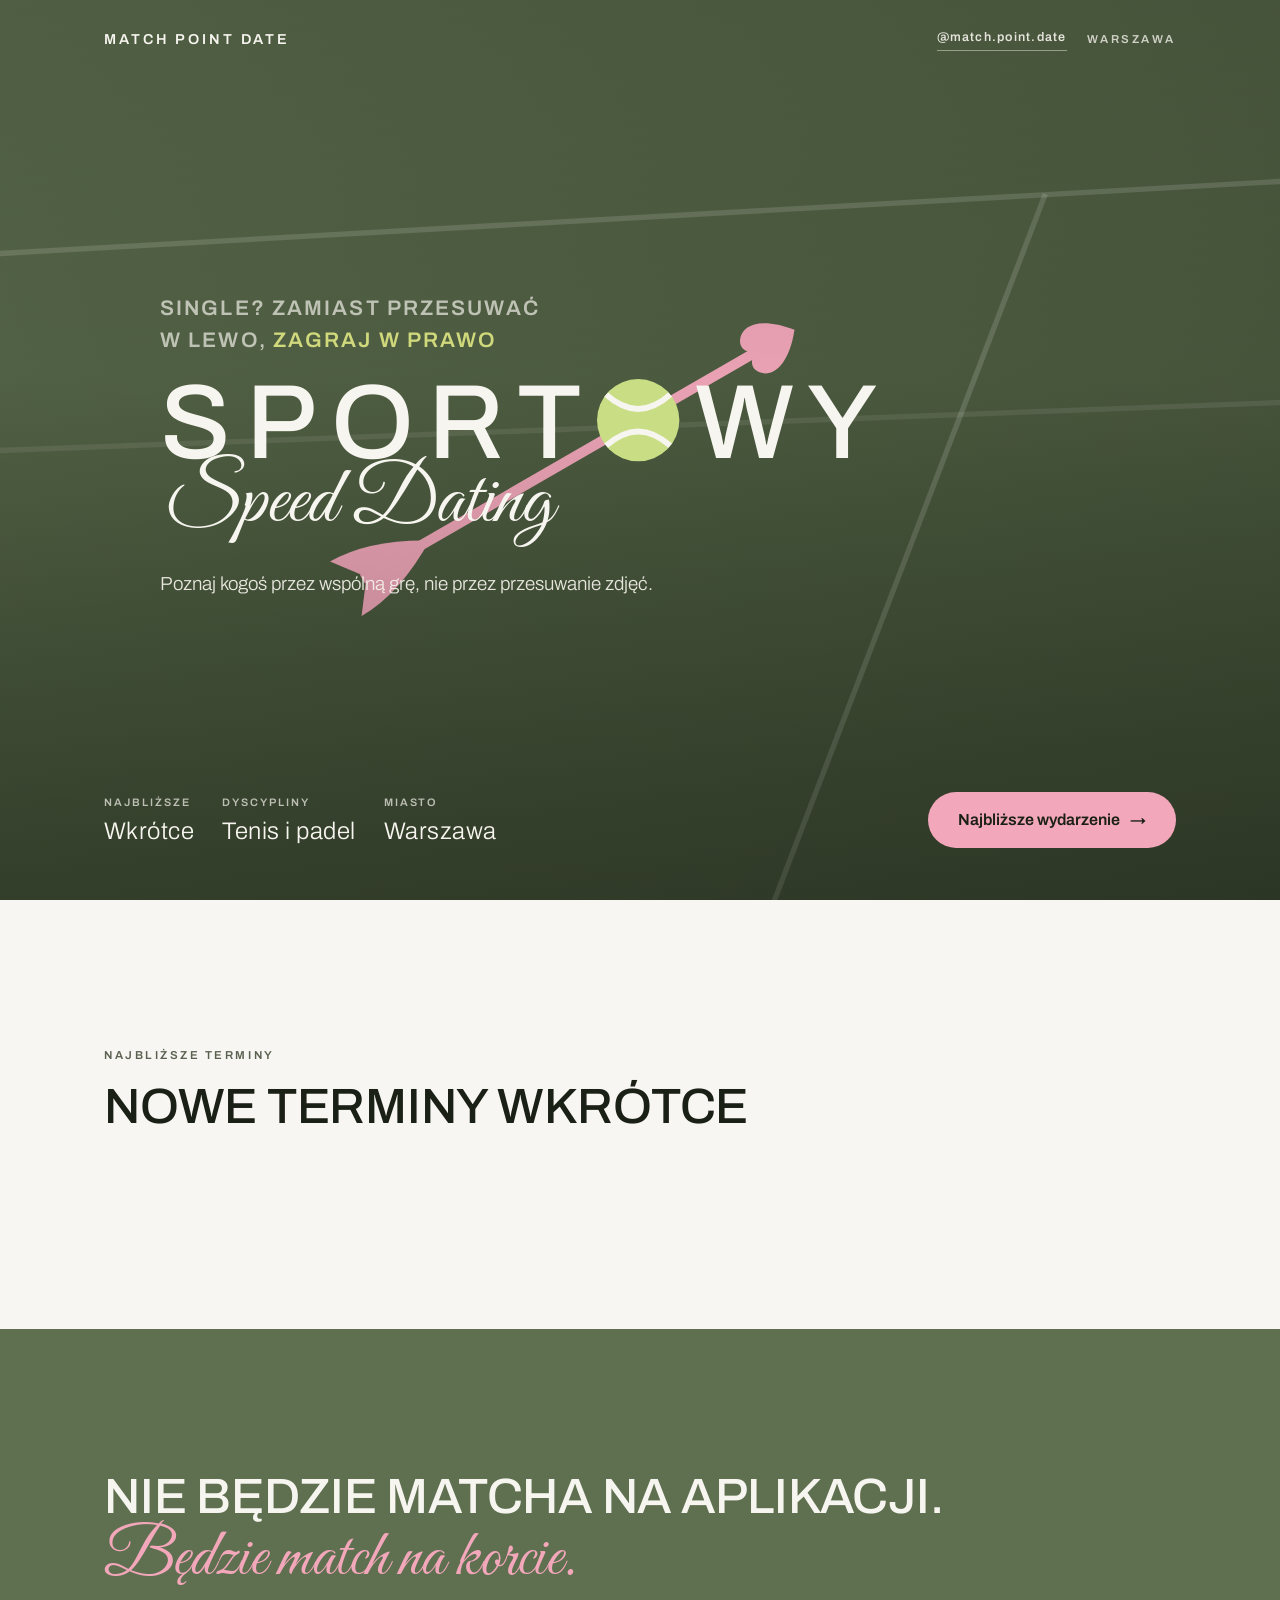
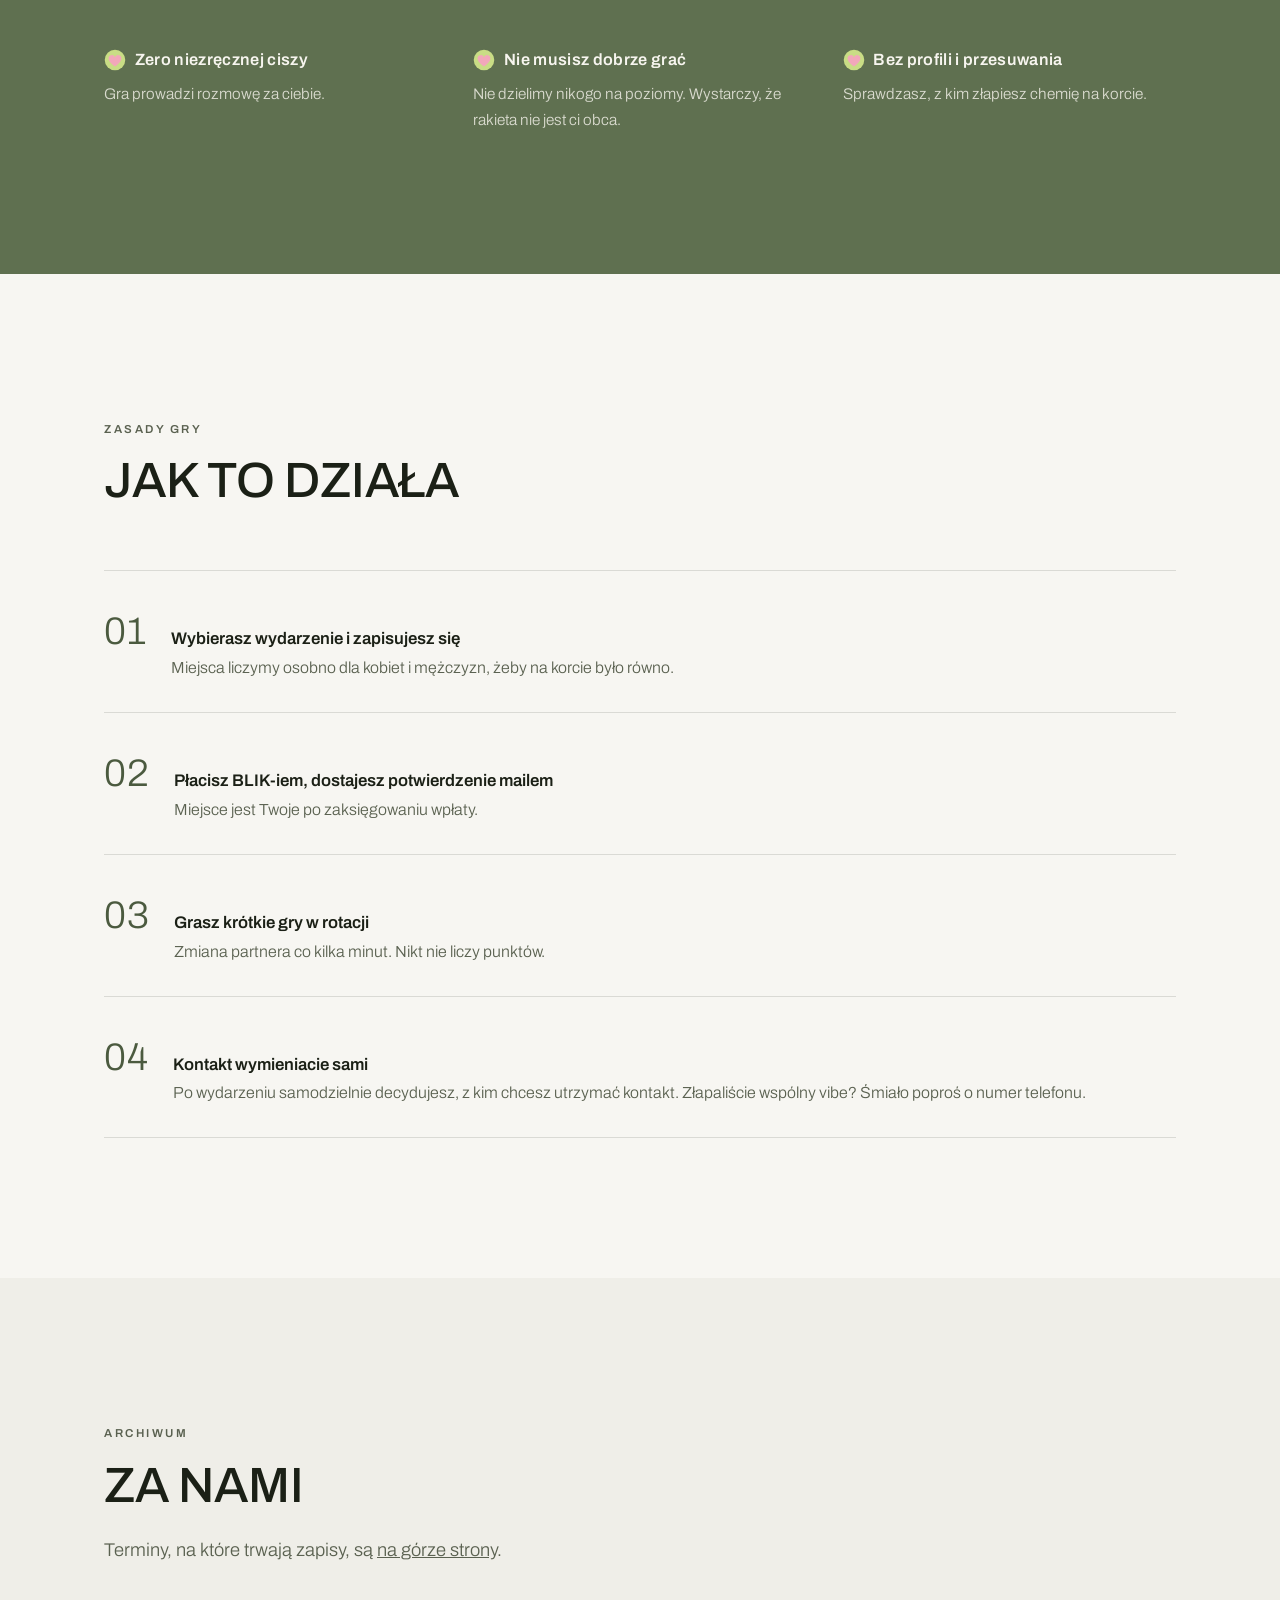
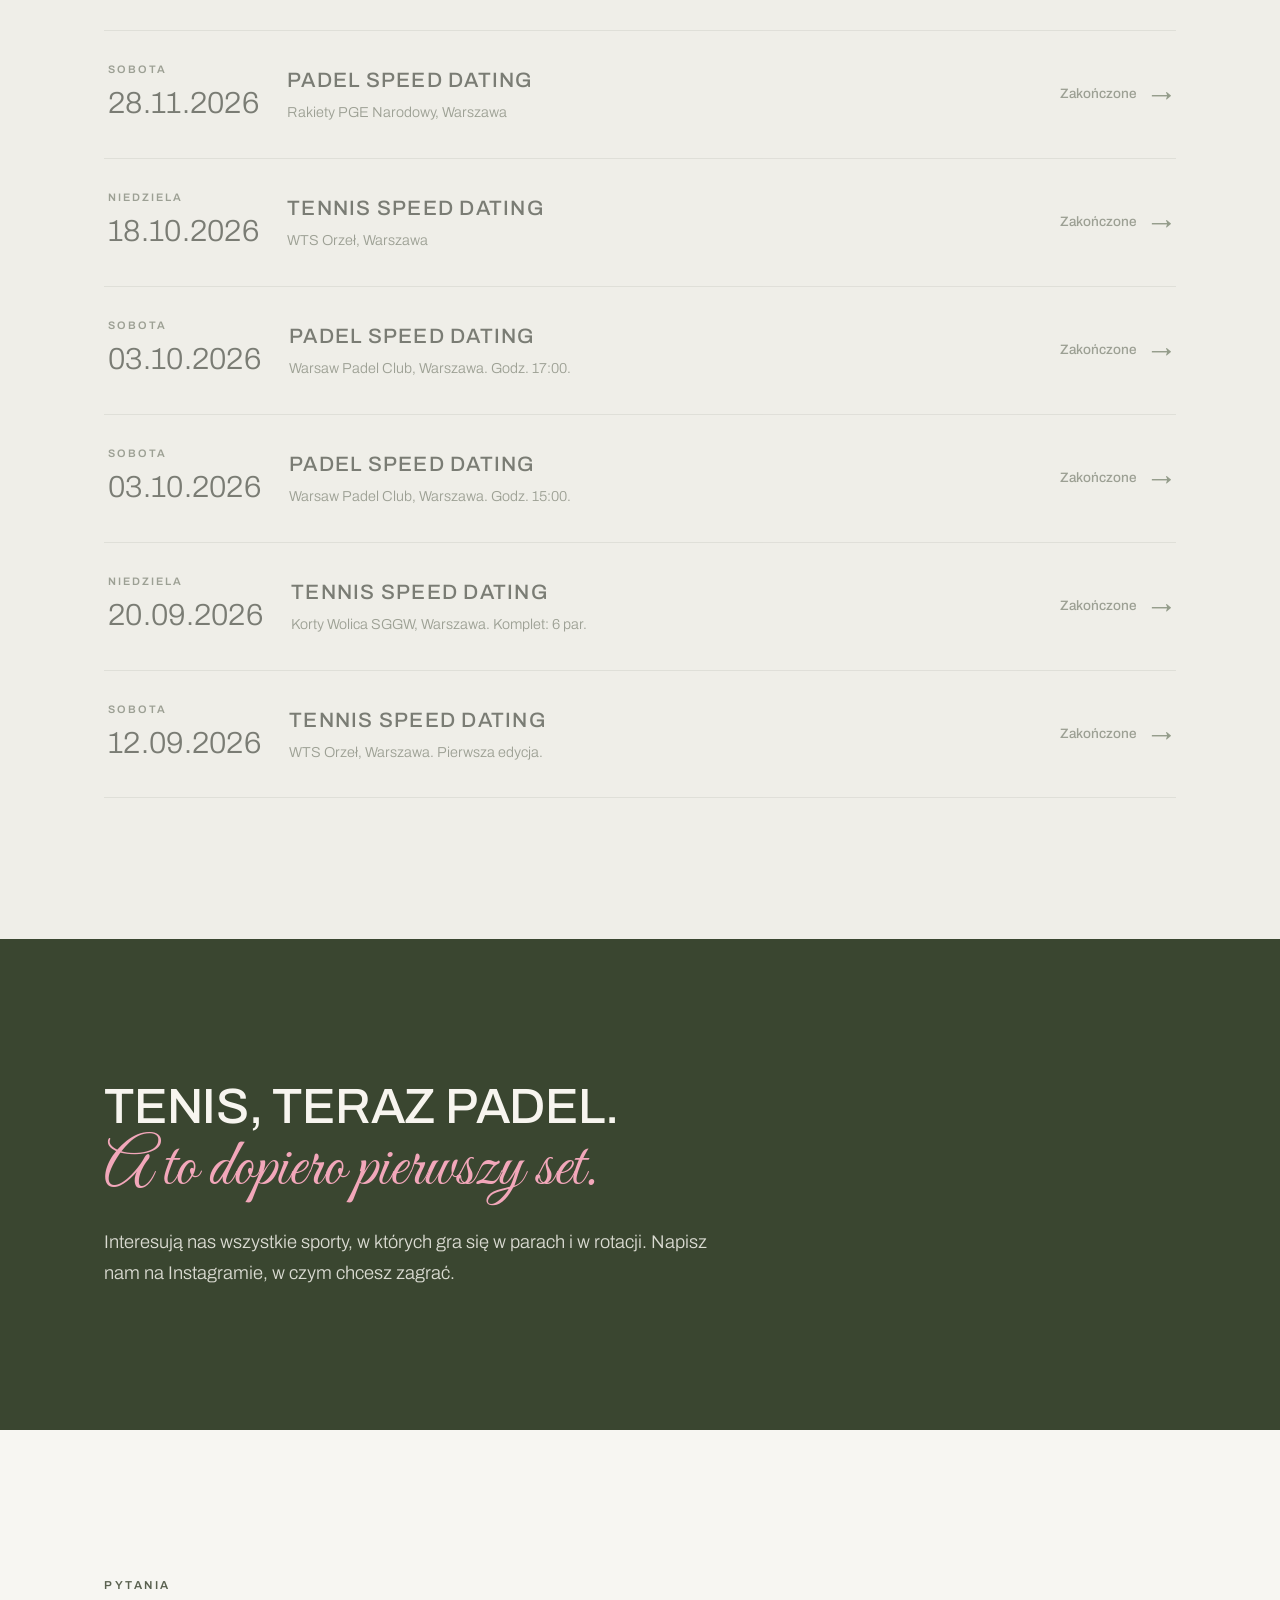
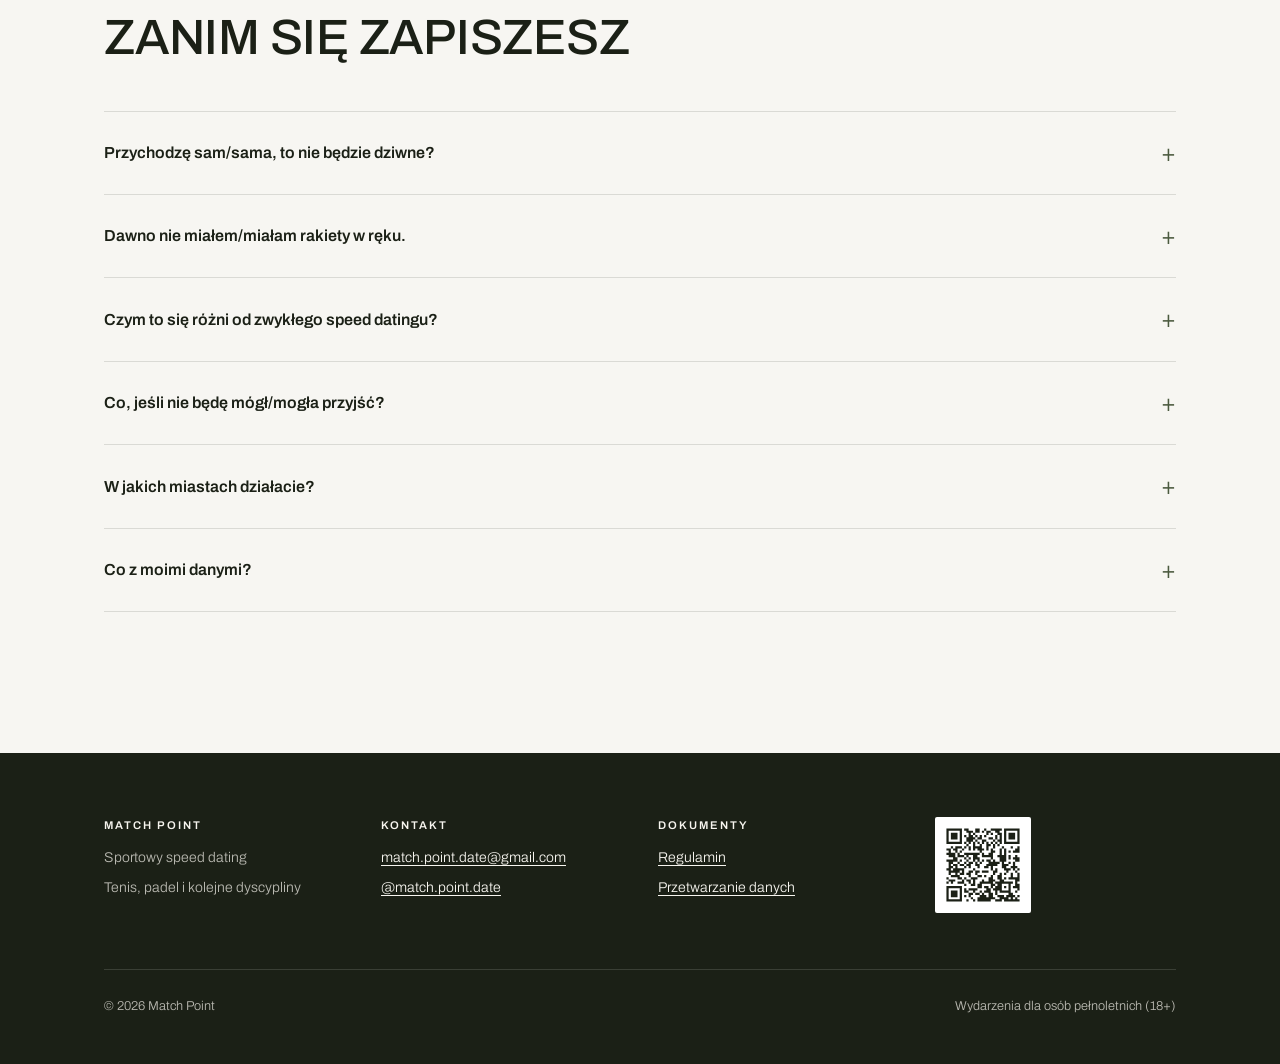
<file: index.html>
<!DOCTYPE html>
<html lang="pl">
<head>
<meta charset="utf-8">
<meta name="viewport" content="width=device-width, initial-scale=1">
<title>Match Point · sportowy speed dating | Tenis, padel i kolejne dyscypliny</title>
<meta name="description" content="Single? Zamiast przesuwać w lewo, zagraj w prawo. Match Point to speed dating na korcie. Najbliższe wydarzenie: 20.09.2026, Warszawa.">
<meta name="theme-color" content="#7d8f68">

<meta property="og:type" content="website">
<meta property="og:title" content="Match Point · sportowy speed dating">
<meta property="og:description" content="Nie będzie matcha na aplikacji. Będzie match na korcie. Tenis, padel i kolejne dyscypliny.">
<meta property="og:locale" content="pl_PL">
<meta property="og:url" content="https://matchpointdate.pl/">
<link rel="canonical" href="https://matchpointdate.pl/">

<link rel="preconnect" href="https://fonts.googleapis.com">
<link rel="preconnect" href="https://fonts.gstatic.com" crossorigin>
<link href="https://fonts.googleapis.com/css2?family=Archivo:wght@300;400;500;600;700&family=Great+Vibes&display=swap" rel="stylesheet">
<link rel="icon" href="favicon.svg" type="image/svg+xml">
<link rel="stylesheet" href="styles.css">

<script type="application/ld+json">
{
  "@context": "https://schema.org",
  "@type": "Organization",
  "name": "Match Point",
  "description": "Sportowy speed dating. Wydarzenia dla singli oparte na wspólnej grze. Tenis, padel i kolejne dyscypliny.",
  "url": "https://matchpointdate.pl",
  "areaServed": "Warszawa",
  "sameAs": ["https://www.instagram.com/match.point.date/"]
}
</script>
</head>
<body>

<header class="hero">
  <div class="court" aria-hidden="true">
    <svg viewBox="0 0 1200 900" preserveAspectRatio="xMidYMid slice" role="presentation">
      <!-- Narozik kortu: linia koncowa, biegnaca od niej linia boczna
           i slabsza linia serwisowa. Trzy kreski, nic wiecej.
           Pelny uklad kortu w perspektywie — z polami serwisowymi,
           siatka i korytarzami deblowymi — byl probowany i odpadl:
           robil sie z tego gesty rysunek techniczny pod tekstem,
           zamiast tla. Tu ma byc tylko sugestia kortu.
           Kolory sa z palety: linie to --line przy niskim kryciu,
           nawierzchnia to gradient trzech zieleni kortu, ustawiony
           w .court w styles.css.
           preserveAspectRatio="slice" przycina kadr, a nie rozciaga —
           rozciaganie rozjezdzalo linie w miekkie smugi. -->
      <g fill="none" stroke="#f7f5ef" stroke-opacity="0.16" stroke-width="5">
        <path d="M-40 268 1240 196"/>
        <path d="M980 210 700 940"/>
        <path d="M-40 452 1240 404" stroke-opacity="0.09"/>
      </g>
    </svg>
  </div>
  <div class="wrap hero-top">
    <span class="wordmark">Match&nbsp;Point&nbsp;Date</span>
    <span class="right">
      <a class="ig" href="https://www.instagram.com/match.point.date/" target="_blank" rel="noopener">@match.point.date</a>
      <span class="eyebrow">Warszawa</span>
    </span>
  </div>

  <div class="wrap hero-mid">
    <h1>Single? Zamiast przesuwać w&nbsp;lewo, <em>zagraj w&nbsp;prawo</em></h1>

    <div class="lockup">
      <!-- Drugie O w SPORTOWY jest pilka. Litera ZOSTAJE w tresci, tylko
           przezroczysta: slowo nadal czyta sie jako SPORTOWY, da sie je
           zaznaczyc, a znak nie wymaga wyliczania, gdzie to O wypada —
           pilka i strzala sa pozycjonowane wzgledem samej litery, wiec
           zgadzaja sie przy kazdej szerokosci i kazdym stopniu pisma.
           Bialych znakow miedzy "Sport", litera i "wy" byc nie moze,
           bo zrobilaby sie z nich spacja w slowie.
           Na stronach wydarzen znak zostaje w wolnym polu (.diag), bo
           w slowie TENNIS nie ma O. -->
      <span class="n">Sport<span class="o-znak">o<span class="kosz" aria-hidden="true"><span class="strzala-lot"><svg class="strzala-svg" viewBox="0 0 1000 280" overflow="visible" role="presentation"><g fill="#f2a7ba"><path d="M215 142Q120 84 40 84L80 137Z"/><path d="M215 138Q120 196 40 196L80 143Z"/><path transform="translate(844.6 198.9) rotate(-90) scale(.982 1.154)" d="M60 100C10 66 4 34 26 20 44 9 60 24 60 38 60 24 76 9 94 20 116 34 110 66 60 100Z"/></g><path d="M74 140H895" fill="none" stroke="#f2a7ba" stroke-width="18"/></svg></span><span class="pilka-skok"><svg class="pilka-svg" viewBox="0 0 176 176" overflow="visible" role="presentation"><defs><clipPath id="mpPilka"><circle cx="88" cy="88" r="88"/></clipPath></defs><circle cx="88" cy="88" r="88" fill="#c9dd85"/><g clip-path="url(#mpPilka)" fill="none" stroke="#f7f5ef" stroke-width="12.4" stroke-linecap="butt"><path d="M19 33Q88 95 157 33"/><path d="M19 143Q88 81 157 143"/></g></svg></span></span></span>wy</span>
      <span class="s">Speed Dating</span>
    </div>

    <p class="lead">Poznaj kogoś przez wspólną grę, nie przez przesuwanie zdjęć.</p>
  </div>

  <div class="wrap hero-bottom">
    <ul class="meta meta--home">
      <li><span class="k">Najbliższe</span><span class="v" data-next-date>28.11.2026, 09:30</span></li>
      <li><span class="k">Dyscypliny</span><span class="v">Tenis i&nbsp;padel</span></li>
      <li><span class="k">Miasto</span><span class="v">Warszawa</span></li>
    </ul>
    <div>
      <a class="cta" href="padel-speed-dating-28-11.html" data-next-link>
        Najbliższe wydarzenie <span class="arw" aria-hidden="true">→</span>
      </a>
      <p class="cta-note" data-spots-summary>6 kobiet i 6 mężczyzn</p>
    </div>
  </div>
</header>

<!-- ==================== WYDARZENIA W SPRZEDAZY ====================
     Siedzi NAD sekcjami "dlaczego" i "jak to dziala", bo osoba, ktora
     wchodzi tu z Instagrama, przychodzi po termin, a nie po
     tlumaczenie pomyslu. Karty sa statyczne w HTML, nie skladane
     z configu w JS: zapowiedz wydarzenia musi byc widoczna dla
     Google i dla kogos z zablokowanym skryptem. Z configu dolatuje
     tylko liczba wolnych miejsc.
     Kolor karty = nawierzchnia dyscypliny. Padel dostaje niebieski
     przez klase .card--padel, tenis zostaje na zieleni z palety. -->
<section id="terminy">
  <div class="wrap">
    <span class="eyebrow">Najbliższe terminy</span>
    <h2 class="h2" style="margin-top:14px">Wybierz, w co zagrasz</h2>

    <div class="cards">
      <!-- >>> KARTY: pisze je aplikacja z config.js, reczne zmiany przepadna -->
      <!-- <<< KARTY -->
    </div>
  </div>
</section>

<!-- ==================== DLACZEGO KORT ==================== -->
<section class="dark">
  <div class="wrap">
    <h2 class="h2">
      Nie będzie matcha na aplikacji.
      <span class="script">Będzie match na korcie.</span>
    </h2>

    <div class="cols">
      <div class="col">
        <h3><img class="ico" src="icon-ball-arrow.svg" alt="" width="22" height="22" loading="lazy"><span>Zero niezręcznej ciszy</span></h3>
        <p>Gra prowadzi rozmowę za ciebie.</p>
      </div>
      <div class="col">
        <h3><img class="ico" src="icon-ball-arrow.svg" alt="" width="22" height="22" loading="lazy"><span>Nie musisz dobrze grać</span></h3>
        <p>Nie dzielimy nikogo na poziomy. Wystarczy, że rakieta nie jest ci obca.</p>
      </div>
      <div class="col">
        <h3><img class="ico" src="icon-ball-arrow.svg" alt="" width="22" height="22" loading="lazy"><span>Bez profili i&nbsp;przesuwania</span></h3>
        <p>Sprawdzasz, z&nbsp;kim złapiesz chemię na korcie.</p>
      </div>
    </div>
  </div>
</section>

<!-- ==================== JAK TO DZIAŁA ==================== -->
<section>
  <div class="wrap">
    <span class="eyebrow">Zasady gry</span>
    <h2 class="h2" style="margin-top:14px">Jak to działa</h2>

    <ol class="steps">
      <li>
        <div>
          <h3>Wybierasz wydarzenie i&nbsp;zapisujesz się</h3>
          <p>Miejsca liczymy osobno dla kobiet i&nbsp;mężczyzn, żeby na korcie było równo.</p>
        </div>
      </li>
      <li>
        <div>
          <h3>Płacisz BLIK-iem, dostajesz potwierdzenie mailem</h3>
          <p>Miejsce jest Twoje po zaksięgowaniu wpłaty.</p>
        </div>
      </li>
      <li>
        <div>
          <h3>Grasz krótkie gry w&nbsp;rotacji</h3>
          <p>Zmiana partnera co kilka minut. Nikt nie liczy punktów.</p>
        </div>
      </li>
      <li>
        <div>
          <h3>Kontakt wymieniacie sami</h3>
          <p>Po wydarzeniu samodzielnie decydujesz, z&nbsp;kim chcesz utrzymać kontakt. Złapaliście wspólny vibe? Śmiało poproś o&nbsp;numer telefonu.</p>
        </div>
      </li>
    </ol>
  </div>
</section>

<!-- ==================== TERMINARZ ==================== -->
<section class="alt" id="wydarzenia">
  <div class="wrap">
    <span class="eyebrow">Archiwum</span>
    <h2 class="h2" style="margin-top:14px">Za nami</h2>
    <p class="sub">Terminy, na które trwają zapisy, są <a href="#terminy">na górze strony</a>.</p>

    <div class="fixtures">
      <!-- >>> ARCHIWUM: pisze je aplikacja z config.js (past) -->
      <a class="fixture fixture--past" href="padel-speed-dating-28-11.html">
        <span class="when"><small>Sobota</small>28.11.2026</span>
        <span class="what">
          Padel Speed Dating
          <span class="where">Rakiety PGE Narodowy, Warszawa</span>
        </span>
        <span class="go">
          <span class="free">Zakończone</span>
          <span class="arw" aria-hidden="true">→</span>
        </span>
      </a>
      <a class="fixture fixture--past" href="tennis-speed-dating-18-10.html">
        <span class="when"><small>Niedziela</small>18.10.2026</span>
        <span class="what">
          Tennis Speed Dating
          <span class="where">WTS Orzeł, Warszawa</span>
        </span>
        <span class="go">
          <span class="free">Zakończone</span>
          <span class="arw" aria-hidden="true">→</span>
        </span>
      </a>
      <a class="fixture fixture--past" href="padel-speed-dating-03-10.html">
        <span class="when"><small>Sobota</small>03.10.2026</span>
        <span class="what">
          Padel Speed Dating
          <span class="where">Warsaw Padel Club, Warszawa. Godz. 17:00.</span>
        </span>
        <span class="go">
          <span class="free">Zakończone</span>
          <span class="arw" aria-hidden="true">→</span>
        </span>
      </a>
      <a class="fixture fixture--past" href="padel-speed-dating-03-10-1500.html">
        <span class="when"><small>Sobota</small>03.10.2026</span>
        <span class="what">
          Padel Speed Dating
          <span class="where">Warsaw Padel Club, Warszawa. Godz. 15:00.</span>
        </span>
        <span class="go">
          <span class="free">Zakończone</span>
          <span class="arw" aria-hidden="true">→</span>
        </span>
      </a>
      <a class="fixture fixture--past" href="tennis-speed-dating-20-09.html">
        <span class="when"><small>Niedziela</small>20.09.2026</span>
        <span class="what">
          Tennis Speed Dating
          <span class="where">Korty Wolica SGGW, Warszawa. Komplet: 6 par.</span>
        </span>
        <span class="go">
          <span class="free">Zakończone</span>
          <span class="arw" aria-hidden="true">→</span>
        </span>
      </a>
      <a class="fixture fixture--past" href="tennis-speed-dating-12-09.html">
        <span class="when"><small>Sobota</small>12.09.2026</span>
        <span class="what">
          Tennis Speed Dating
          <span class="where">WTS Orzeł, Warszawa. Pierwsza edycja.</span>
        </span>
        <span class="go">
          <span class="free">Zakończone</span>
          <span class="arw" aria-hidden="true">→</span>
        </span>
      </a>
      <!-- <<< ARCHIWUM -->
    </div>
  </div>
</section>

<!-- ==================== NIE TYLKO TENIS ==================== -->
<section class="deep">
  <div class="wrap">
    <h2 class="h2">
      Tenis, teraz padel.
      <span class="script">A to dopiero pierwszy set.</span>
    </h2>
    <p class="sub">
      Interesują nas wszystkie sporty, w&nbsp;których gra się w&nbsp;parach i&nbsp;w&nbsp;rotacji.
      Napisz nam na Instagramie, w&nbsp;czym chcesz zagrać.
    </p>
  </div>
</section>

<!-- ==================== FAQ ==================== -->
<section>
  <div class="wrap">
    <span class="eyebrow">Pytania</span>
    <h2 class="h2" style="margin-top:14px">Zanim się zapiszesz</h2>

    <div class="faq">
      <details>
        <summary>Przychodzę sam/sama, to nie będzie dziwne?</summary>
        <p>Wszyscy przychodzą sami, o&nbsp;to właśnie chodzi. Od pierwszej minuty gracie w&nbsp;rotacji.</p>
      </details>
      <details>
        <summary>Dawno nie miałem/miałam rakiety w&nbsp;ręku.</summary>
        <p>To wydarzenie jest właśnie dla takich osób. Nie ma meczu, nie ma wyniku, nikt nie ocenia techniki.</p>
      </details>
      <details>
        <summary>Czym to się różni od zwykłego speed datingu?</summary>
        <p>Tym, że nie siedzicie przy stoliku i&nbsp;nie odliczacie minut do zmiany. Wspólna gra robi za lody, które inaczej trzeba przełamywać samemu.</p>
      </details>
      <details>
        <summary>Co, jeśli nie będę mógł/mogła przyjść?</summary>
        <p>Zgłoś to najpóźniej 48&nbsp;godzin przed wydarzeniem, wtedy zwracamy wpłatę w&nbsp;ciągu 10&nbsp;dni. Później zwrot nie przysługuje. Szczegóły w&nbsp;<a href="regulamin.html">regulaminie</a>.</p>
      </details>
      <details>
        <summary>W jakich miastach działacie?</summary>
        <p>Zaczynamy od Warszawy. Kolejne miasta zależą od tego, gdzie zbierze się grupa.</p>
      </details>
      <details>
        <summary>Co z moimi danymi?</summary>
        <p>Administratorem jest Klaudia Szczubełek. Zbieramy imię, dwie litery nazwiska, telefon i&nbsp;e-mail, wyłącznie po to, żeby przeprowadzić wydarzenie. Pełna informacja w&nbsp;<a href="regulamin.html#dane">regulaminie</a>.</p>
      </details>
    </div>
  </div>
</section>

<footer>
  <div class="wrap">
    <div class="fgrid">
      <div>
        <h4>Match Point</h4>
        <p>Sportowy speed dating</p>
        <p>Tenis, padel i&nbsp;kolejne dyscypliny</p>
      </div>
      <div>
        <h4>Kontakt</h4>
        <p><a href="mailto:match.point.date@gmail.com">match.point.date@gmail.com</a></p>
        <p><a href="https://www.instagram.com/match.point.date/" rel="noopener">@match.point.date</a></p>
      </div>
      <div>
        <h4>Dokumenty</h4>
        <p><a href="regulamin.html">Regulamin</a></p>
        <p><a href="regulamin.html#dane">Przetwarzanie danych</a></p>
      </div>
      <div class="qr-mini">
        <img src="qr-matchpointdate.svg" alt="Kod QR prowadzący na matchpointdate.pl" width="96" height="96" loading="lazy">
      </div>
    </div>
    <div class="fbot">
      <span>© 2026 Match Point</span>
      <span>Wydarzenia dla osób pełnoletnich (18+)</span>
    </div>
  </div>
</footer>

<script src="config.js"></script>
<script src="analytics.js"></script>
<script src="znak.js"></script>
<script>
(function(){
  const ep = (MATCHPOINT.sheetEndpoint || '').trim();
  const e  = MATCHPOINT.next;

  /* Karty sa wpisane w HTML przy publikacji, wiec karta minionego,
     niezarchiwizowanego wydarzenia stalaby tu dalej z "Zapisz sie".
     Chowamy ja, gdy config uznal termin za miniony. */
  MATCHPOINT_WYDARZENIA.upcoming.filter(MATCHPOINT.minelo).forEach(ev => {
    document.querySelectorAll('[data-free="' + ev.id + '"]').forEach(n => {
      const karta = n.closest('.card');
      if (karta) karta.remove();
    });
  });

  /* "Wybierz, w co zagrasz" ma sens, gdy w sprzedazy sa rozne
     dyscypliny. Gdy zostaje jeden termin, nie ma czego wybierac,
     a gdy wszystkie sa z tej samej dyscypliny (np. dwa sloty padla
     tego samego dnia), wybiera sie godzine, nie sport.
     W HTML zostaje wersja ogolna, bo tak czyta te sekcje Google
     i ktos z wylaczonym skryptem.                                  */
  const naglowekTerminow = document.querySelector('#terminy .h2');
  const brakTerminow = MATCHPOINT.upcoming.length === 0;
  if (naglowekTerminow) {
    const sporty = MATCHPOINT.upcoming.map(x => x.sport);
    if (brakTerminow) {
      naglowekTerminow.textContent = 'Nowe terminy wkrótce';
    } else if (MATCHPOINT.upcoming.length === 1) {
      naglowekTerminow.textContent = 'Najbliższy termin';
    } else if (sporty.every(x => x === sporty[0])) {
      naglowekTerminow.textContent = 'Wybierz termin';
    }
  }

  /* Wszystko w sprzedazy juz minelo, a nowego nikt nie dodal: hero
     nie moze wtedy podawac minionej daty jako najblizszej. */
  if (brakTerminow) {
    document.querySelectorAll('[data-next-date]').forEach(n => n.textContent = 'Wkrótce');
    document.querySelectorAll('[data-next-link]').forEach(a => a.href = '#terminy');
    const podpis = document.querySelector('[data-spots-summary]');
    if (podpis) podpis.textContent = '';
    return;
  }

  document.querySelectorAll('[data-next-link]').forEach(a => a.href = e.page);
  /* Data i od razu godzina: 3.10 sa dwa sloty i sama data ich nie
     rozroznia. W hero bierzemy poczatek, bo tam licza sie znaki —
     pelny przedzial jest na karcie nizej i na stronie wydarzenia. */
  document.querySelectorAll('[data-next-date]').forEach(n => {
    n.textContent = e.date + ', ' + e.time.split(/[–-]/)[0].trim();
  });

  /* Liczby wylacznie z arkusza, osobno dla kazdego wydarzenia, bo
     kazde ma swoja zakladke. Gdy arkusz nie odpowie, na kartach
     zostaje neutralne "Zapisy otwarte" wpisane w HTML — bez zadnej
     liczby. Lepiej nie pokazac nic, niz nieaktualny stan miejsc. */
  const opis = wolne => wolne === 0
    ? 'Skład zamknięty'
    : 'Wolnych miejsc ' + wolne;

  /* Wolne miejsca liczymy tak samo jak strona wydarzenia: limit minus
     OPLACONE, osobno dla kazdej puli. Reczne zamkniecie puli
     (soldOutWomen/soldOutMen w config.js) zeruje ja niezaleznie od
     tego, co mowi arkusz.                                          */
  function wolneMiejsca(ev, d){
    const pula = (zamknieta, limit, oplaceni) =>
      zamknieta ? 0 : Math.max(0, limit - oplaceni);
    return pula(ev.soldOutWomen, ev.limitWomen, d.womenPaid)
         + pula(ev.soldOutMen,   ev.limitMen,   d.menPaid);
  }

  function pokaz(ev, d){
    const wolne = wolneMiejsca(ev, d);

    document.querySelectorAll('[data-free="' + ev.id + '"]').forEach(n => {
      n.textContent = opis(wolne);

      /* Karta pelnego wydarzenia nie wysyla nikogo do formularza,
         ktory i tak juz nie przyjmie zgloszenia. Link zostaje: na
         stronie wydarzenia czeka zaproszenie na liste rezerwowa. */
      const karta = n.closest('.card');
      if (!karta) return;
      karta.dataset.full = String(wolne === 0);
      const go = karta.querySelector('.card-go');
      if (go) go.textContent = wolne === 0 ? 'Lista rezerwowa →' : 'Zapisz się →';
    });

    /* podpis pod przyciskiem w hero dotyczy tylko najblizszego */
    if (ev.id === e.id) {
      const podpis = document.querySelector('[data-spots-summary]');
      if (podpis) podpis.textContent = opis(wolne);
    }
  }

  if (ep && MATCHPOINT.useSheetCounter) {
    MATCHPOINT.upcoming.forEach(ev => {
      fetch(ep + '?tab=' + encodeURIComponent(ev.sheetTab) + '&t=' + Date.now())
        .then(r => r.json())
        .then(d => { if (d && d.ok) pokaz(ev, d); })
        .catch(() => {});
    });
  }
})();
</script>
</body>
</html>
</file>
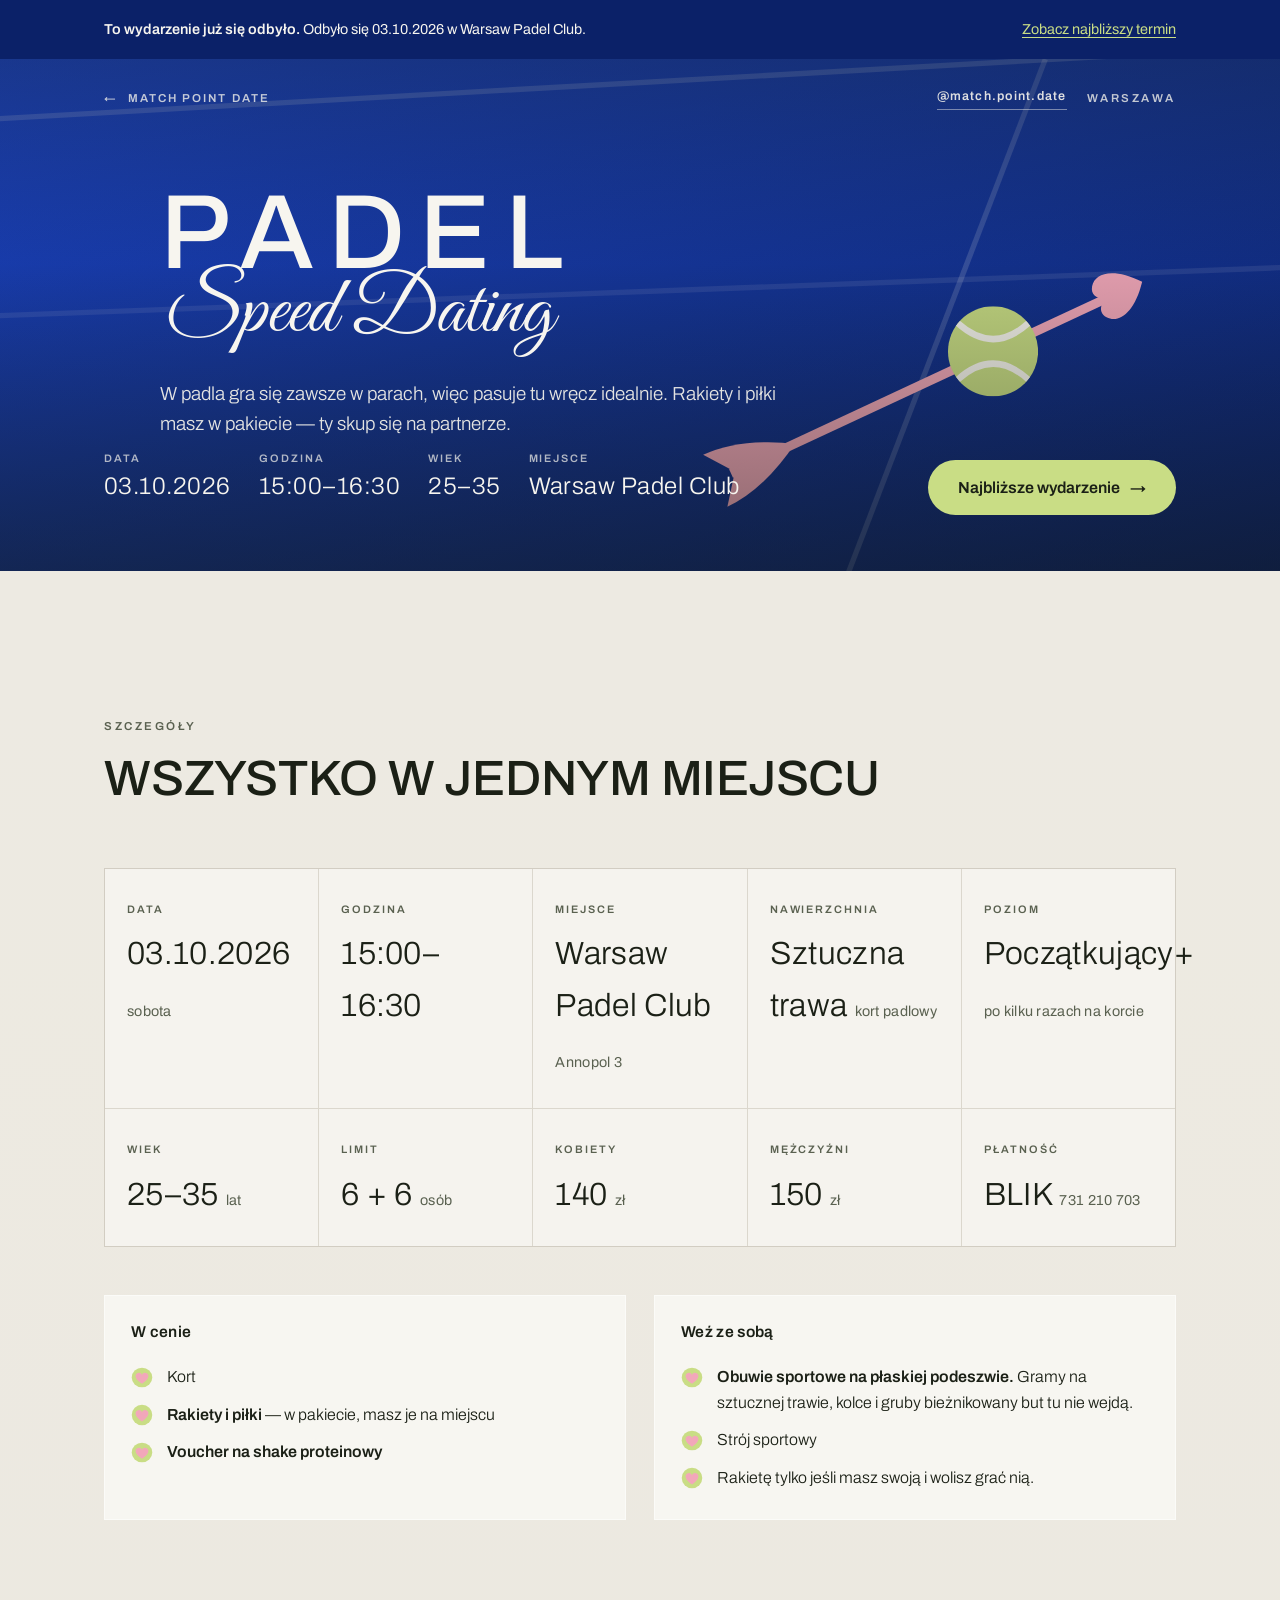
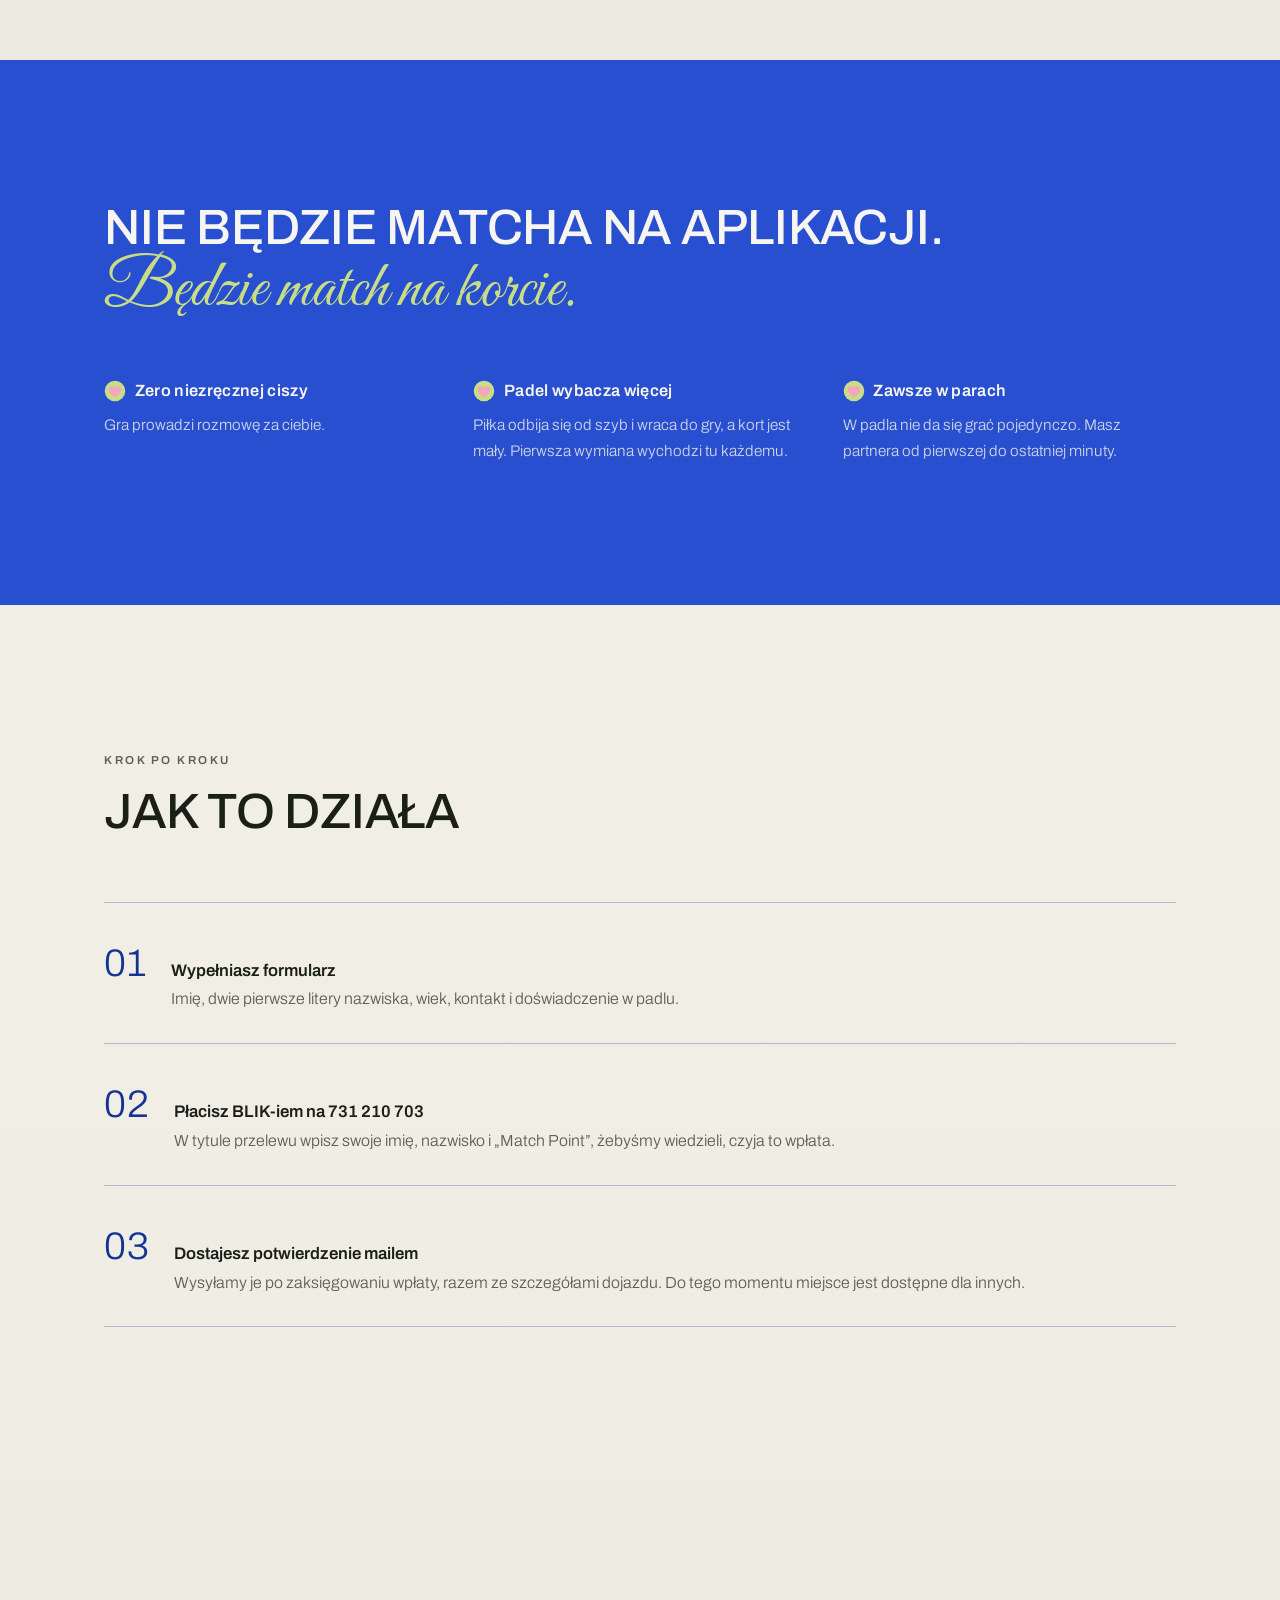
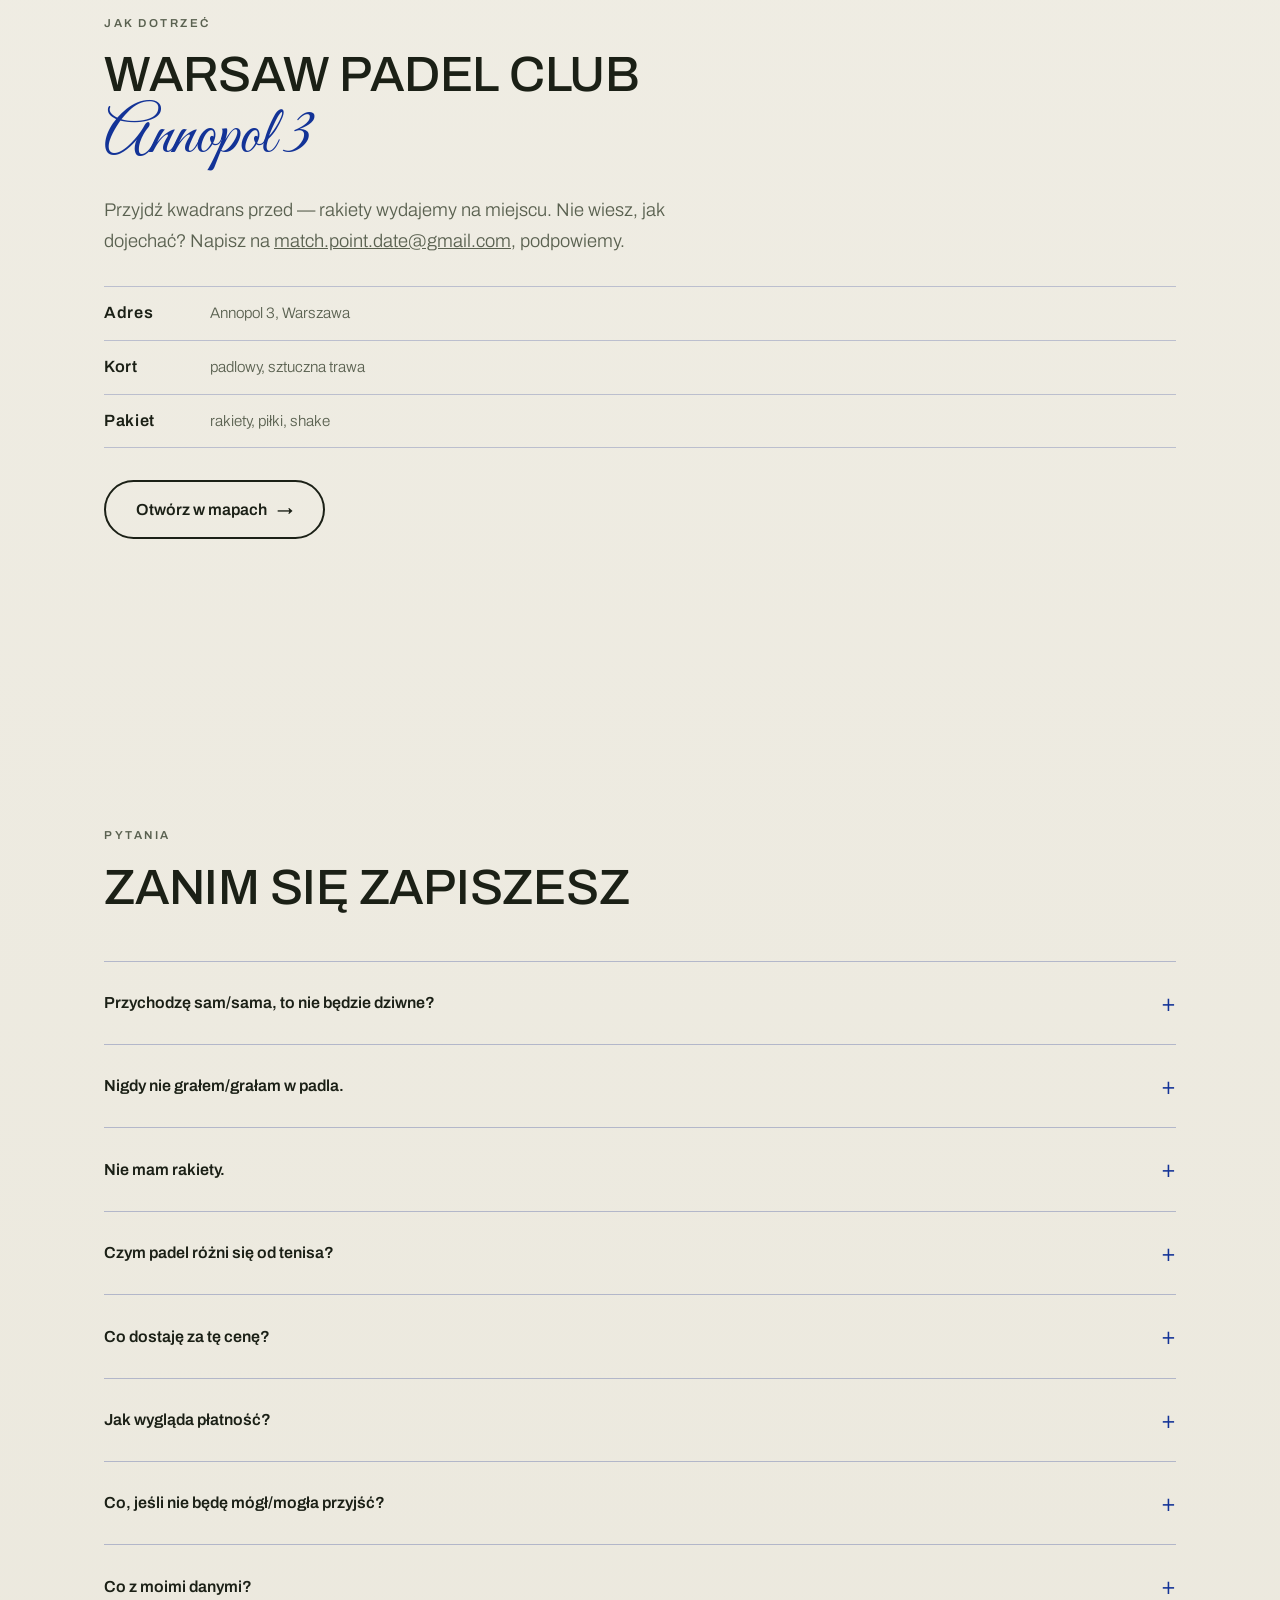
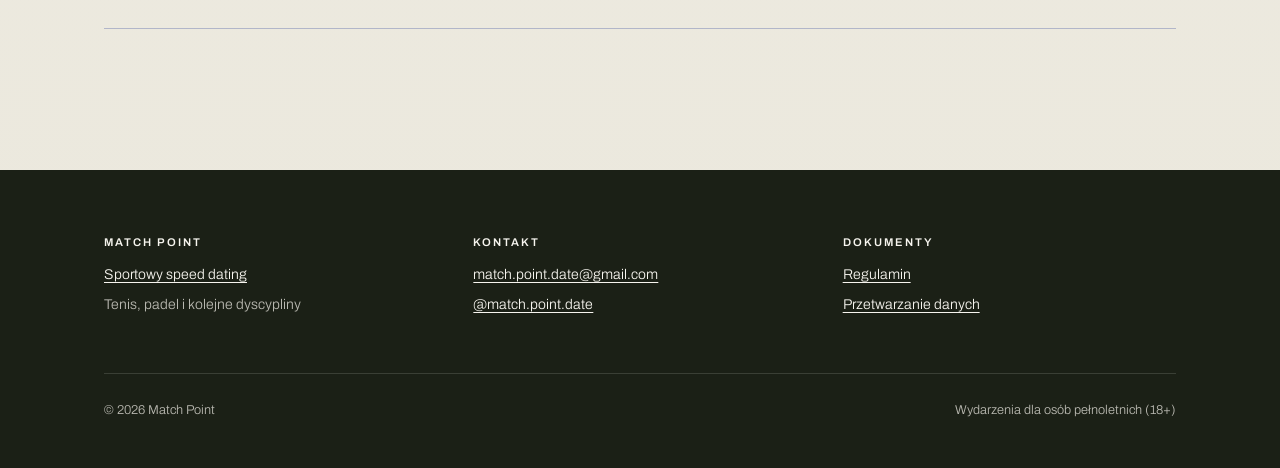
<file: padel-speed-dating-03-10-1500.html>
<!DOCTYPE html>
<html lang="pl">
<head>
<meta charset="utf-8">
<meta name="viewport" content="width=device-width, initial-scale=1">
<title>Padel Speed Dating · 03.10.2026, 15:00 · Warszawa | Match Point</title>
<meta name="description" content="Padel Speed Dating, 03.10.2026, 15:00–16:30, Warsaw Padel Club, Annopol 3 Warszawa. Poziom początkujący+, rakiety i piłki w pakiecie. Wiek 25–35, 6 kobiet i 6 mężczyzn.">
<meta name="theme-color" content="#1c46cf">

<meta property="og:type" content="website">
<meta property="og:title" content="Padel Speed Dating · 03.10.2026, 15:00 · Warszawa">
<meta property="og:description" content="Padel gra się zawsze w parach, więc pasuje tu wręcz idealnie. Warsaw Padel Club, wiek 25–35, poziom początkujący+. W pakiecie rakiety, piłki i voucher na shake proteinowy.">
<meta property="og:locale" content="pl_PL">
<meta property="og:url" content="https://matchpointdate.pl/padel-speed-dating-03-10-1500.html">
<link rel="canonical" href="https://matchpointdate.pl/padel-speed-dating-03-10-1500.html">

<link rel="preconnect" href="https://fonts.googleapis.com">
<link rel="preconnect" href="https://fonts.gstatic.com" crossorigin>
<link href="https://fonts.googleapis.com/css2?family=Archivo:wght@300;400;500;600;700&family=Great+Vibes&display=swap" rel="stylesheet">
<link rel="icon" href="favicon.svg" type="image/svg+xml">
<link rel="stylesheet" href="styles.css">

</head>
<body class="ev ev--padel">
<div class="notice">
  <div class="wrap">
    <span><b>To wydarzenie już się odbyło.</b> Odbyło się 03.10.2026 w&nbsp;Warsaw Padel Club.</span>
    <a href="index.html#terminy">Zobacz najbliższy termin</a>
  </div>
</div>

<header class="hero hero--short">
  <div class="court" aria-hidden="true">
    <svg viewBox="0 0 1200 900" preserveAspectRatio="xMidYMid slice" role="presentation">
      <!-- Narozik kortu: linia koncowa, biegnaca od niej linia boczna
           i slabsza linia serwisowa. Trzy kreski, nic wiecej.
           Pelny uklad kortu w perspektywie — z polami serwisowymi,
           siatka i korytarzami deblowymi — byl probowany i odpadl:
           robil sie z tego gesty rysunek techniczny pod tekstem,
           zamiast tla. Tu ma byc tylko sugestia kortu.
           Kolory sa z palety: linie to --line przy niskim kryciu,
           nawierzchnia to gradient trzech zieleni kortu, ustawiony
           w .court w styles.css.
           preserveAspectRatio="slice" przycina kadr, a nie rozciaga —
           rozciaganie rozjezdzalo linie w miekkie smugi. -->
      <g fill="none" stroke="#f7f5ef" stroke-opacity="0.16" stroke-width="5">
        <path d="M-40 268 1240 196"/>
        <path d="M980 210 700 940"/>
        <path d="M-40 452 1240 404" stroke-opacity="0.09"/>
      </g>
    </svg>
  </div>
  <!-- Znak marki: strzala przebijajaca pilke. Grafika jest wpisana
       w strone, a nie podlaczona przez <img>, zeby animacja szla na
       JEDNYM zegarze razem z reszta CSS.
       Cala strzala — lotki, drzewce i grot — jest w jednej grupie,
       ktora w animacji przesuwa sie wzdluz wlasnej osi. Dzieki temu
       strzala ma przez caly lot te sama dlugosc: nic sie nie rysuje
       i nic nie dolatuje osobno.
       Pilka jest narysowana PO strzale, wiec zaslania to, co za nia
       przelatuje. To ona daje wrazenie przebicia.
       Geometria, kat i os czasu siedza w styles.css, sekcja .diag. -->
  <div class="diag" aria-hidden="true">
    <!-- Strzala i pilka sa w DWOCH osobnych SVG, a nie w jednym.
         Powod jest czysto praktyczny: animacja transformu na grupie <g>
         wewnatrz SVG potrafi sie w ogole nie malowac. Grupa ma wtedy
         poprawny obrys, poprawny stroke i transform none, a na ekranie
         jej nie ma. Animujemy wiec transform na samych elementach
         <svg>, bo to dziala pewnie. Pilka jest po strzale, wiec
         zaslania to, co za nia przelatuje — i to daje przebicie. -->
    <span class="strzala-lot"><svg class="strzala-svg" viewBox="0 0 1000 280" overflow="visible" role="presentation">
      <!-- Lotki to dwa PELNE piora, a nie dwie kreski. Kazde ma z tylu
           JEDEN koniec, a wciecie miedzy nimi schodzi az do drzewca:
           tyl strzaly zamyka plaski koniec drzewca w 74. Drzewiec nie
           wystaje za piora — wczesniej wystawal, bo mial zaokraglona
           nasadke i zaczynal sie w 40, czyli za koncami lotek.
           Piora sa wypelnione, drzewce jest stroke'iem — dlatego lezy
           nizej w kolejnosci i styk chowa sie pod piorami. -->
      <g fill="#f2a7ba">
        <path d="M215 142Q120 84 40 84L80 137Z"/>
        <path d="M215 138Q120 196 40 196L80 143Z"/>
        <!-- Grot: serce obrocone o -90 stopni, czubkiem w kierunku lotu.
             Czubek wypada dokladnie na osi, w punkcie 960 140, a wciecie
             miedzy garbami na 888 — tam konczy sie drzewce i dlatego
             styk jest niewidoczny. -->
        <path transform="translate(844.6 198.9) rotate(-90) scale(.982 1.154)"
              d="M60 100C10 66 4 34 26 20 44 9 60 24 60 38 60 24 76 9 94 20 116 34 110 66 60 100Z"/>
      </g>
      <path d="M74 140H895" fill="none" stroke="#f2a7ba"
            stroke-width="18"/>
    </svg></span>

    <!-- Pilka stoi w punkcie przebicia, czyli tam, gdzie w viewBoxie
         strzaly byl jej srodek: 640 140 przy 1000x280. Polozenie jest
         w procentach pudelka .diag, wiec trzyma sie przy kazdej
         dlugosci strzaly. -->
    <span class="pilka-kosz"><svg class="pilka-svg" viewBox="0 0 176 176" role="presentation">
      <defs><clipPath id="mpPilka"><circle cx="88" cy="88" r="88"/></clipPath></defs>
      <circle cx="88" cy="88" r="88" fill="#c9dd85"/>
      <g clip-path="url(#mpPilka)" fill="none" stroke="#f7f5ef"
         stroke-width="12.4" stroke-linecap="butt">
        <path d="M19 33Q88 95 157 33"/>
        <path d="M19 143Q88 81 157 143"/>
      </g>
    </svg></span>
  </div>

  <div class="wrap hero-top">
    <a class="back" href="index.html"><span aria-hidden="true">←</span> Match&nbsp;Point&nbsp;Date</a>
    <span class="right">
      <a class="ig" href="https://www.instagram.com/match.point.date/" target="_blank" rel="noopener">@match.point.date</a>
      <span class="eyebrow">Warszawa</span>
    </span>
  </div>

  <div class="wrap hero-mid">
    <div class="lockup">
      <span class="n">Padel</span>
      <span class="s">Speed Dating</span>
    </div>
    <p class="lead">W padla gra się zawsze w parach, więc pasuje tu wręcz idealnie. Rakiety i piłki masz w pakiecie — ty skup się na partnerze.</p>
  </div>

  <div class="wrap hero-bottom">
    <ul class="meta">
      <li><span class="k">Data</span><span class="v">03.10.2026</span></li>
      <li><span class="k">Godzina</span><span class="v">15:00–16:30</span></li>
      <li><span class="k">Wiek</span><span class="v">25–35</span></li>
      <li><span class="k">Miejsce</span><span class="v">Warsaw Padel Club</span></li>
    </ul>
    <div>
      <!-- Napis zmienia skrypt na "Lista rezerwowa", gdy sklad jest
           pelny. Kotwica zostaje ta sama: w sekcji zapisow stoi
           wtedy blok #closed z adresem na liste rezerwowa. -->
      <a class="cta" href="index.html#terminy">Najbliższe wydarzenie <span class="arw" aria-hidden="true">→</span></a>
    </div>
  </div>
</header>

<!-- ==================== SZCZEGÓŁY ==================== -->
<section class="alt">
  <div class="wrap">
    <span class="eyebrow">Szczegóły</span>
    <h2 class="h2" style="margin-top:14px">Wszystko w jednym miejscu</h2>

    <div class="board">
      <div><span class="k">Data</span><span class="v">03.10.2026 <small>sobota</small></span></div>
      <div><span class="k">Godzina</span><span class="v">15:00–16:30</span></div>
      <div><span class="k">Miejsce</span><span class="v">Warsaw Padel Club <small>Annopol 3</small></span></div>
      <div><span class="k">Nawierzchnia</span><span class="v">Sztuczna trawa <small>kort padlowy</small></span></div>
      <div><span class="k">Poziom</span><span class="v">Początkujący+ <small>po kilku razach na korcie</small></span></div>
      <div><span class="k">Wiek</span><span class="v">25–35 <small>lat</small></span></div>
      <div><span class="k">Limit</span><span class="v">6 + 6 <small>osób</small></span></div>
      <div><span class="k">Kobiety</span><span class="v">140 <small>zł</small></span></div>
      <div><span class="k">Mężczyźni</span><span class="v">150 <small>zł</small></span></div>
      <div><span class="k">Płatność</span><span class="v">BLIK <small>731 210 703</small></span></div>
    </div>

    <div class="pair">
      <div class="glass">
        <h3>W cenie</h3>
        <ul class="ticks">
          <li><img class="ico" src="icon-ball-arrow.svg" alt="" width="22" height="22" loading="lazy"><span>Kort</span></li>
          <li><img class="ico" src="icon-ball-arrow.svg" alt="" width="22" height="22" loading="lazy"><span><b>Rakiety i piłki</b> — w pakiecie, masz je na miejscu</span></li>
          <li><img class="ico" src="icon-ball-arrow.svg" alt="" width="22" height="22" loading="lazy"><span><b>Voucher na shake proteinowy</b></span></li>
        </ul>
      </div>
      <div class="glass">
        <h3>Weź ze sobą</h3>
        <ul class="ticks">
          <li><img class="ico" src="icon-ball-arrow.svg" alt="" width="22" height="22" loading="lazy"><span><b>Obuwie sportowe na płaskiej podeszwie.</b> Gramy na sztucznej trawie, kolce i gruby bieżnikowany but tu nie wejdą.</span></li>
          <li><img class="ico" src="icon-ball-arrow.svg" alt="" width="22" height="22" loading="lazy"><span>Strój sportowy</span></li>
          <li><img class="ico" src="icon-ball-arrow.svg" alt="" width="22" height="22" loading="lazy"><span>Rakietę tylko jeśli masz swoją i wolisz grać nią.</span></li>
        </ul>
      </div>
    </div>
  </div>
</section>

<!-- ==================== DLACZEGO KORT ==================== -->
<section class="dark">
  <div class="wrap">
    <h2 class="h2">
      Nie będzie matcha na aplikacji.
      <span class="script">Będzie match na korcie.</span>
    </h2>

    <div class="cols">
      <div class="col">
        <h3><img class="ico" src="icon-ball-arrow.svg" alt="" width="22" height="22" loading="lazy"><span>Zero niezręcznej ciszy</span></h3>
        <p>Gra prowadzi rozmowę za ciebie.</p>
      </div>
      <div class="col">
        <h3><img class="ico" src="icon-ball-arrow.svg" alt="" width="22" height="22" loading="lazy"><span>Padel wybacza więcej</span></h3>
        <p>Piłka odbija się od szyb i wraca do gry, a kort jest mały. Pierwsza wymiana wychodzi tu każdemu.</p>
      </div>
      <div class="col">
        <h3><img class="ico" src="icon-ball-arrow.svg" alt="" width="22" height="22" loading="lazy"><span>Zawsze w parach</span></h3>
        <p>W padla nie da się grać pojedynczo. Masz partnera od pierwszej do ostatniej minuty.</p>
      </div>
    </div>
  </div>
</section>

<!-- ==================== JAK SIĘ ZAPISAĆ ==================== -->
<section>
  <div class="wrap">
    <span class="eyebrow">Krok po kroku</span>
    <h2 class="h2" style="margin-top:14px">Jak to działa</h2>

    <ol class="steps">
      <li>
        <div>
          <h3>Wypełniasz formularz</h3>
          <p>Imię, dwie pierwsze litery nazwiska, wiek, kontakt i doświadczenie w padlu.</p>
        </div>
      </li>
      <li>
        <div>
          <h3>Płacisz BLIK-iem na <span data-blik>731 210 703</span></h3>
          <p>W tytule przelewu wpisz swoje imię, nazwisko i „Match Point”, żebyśmy wiedzieli, czyja to wpłata.</p>
        </div>
      </li>
      <li>
        <div>
          <h3>Dostajesz potwierdzenie mailem</h3>
          <p>Wysyłamy je po zaksięgowaniu wpłaty, razem ze szczegółami dojazdu. Do tego momentu miejsce jest dostępne dla innych.</p>
        </div>
      </li>
    </ol>
  </div>
</section>

<!-- ==================== DOJAZD ==================== -->
<section>
  <div class="wrap">
    <span class="eyebrow">Jak dotrzeć</span>
    <h2 class="h2" style="margin-top:14px">
      Warsaw Padel Club
      <span class="script">Annopol 3</span>
    </h2>
    <p class="sub">Przyjdź kwadrans przed — rakiety wydajemy na miejscu. Nie wiesz, jak dojechać? Napisz na <a href="mailto:match.point.date@gmail.com">match.point.date@gmail.com</a>, podpowiemy.</p>
    <div class="transit">
      <div><b>Adres</b><span>Annopol 3, Warszawa</span></div>
      <div><b>Kort</b><span>padlowy, sztuczna trawa</span></div>
      <div><b>Pakiet</b><span>rakiety, piłki, shake</span></div>
    </div>

    <p style="margin:32px 0 0">
      <a class="cta cta-line" href="https://www.google.com/maps/search/?api=1&amp;query=Warsaw+Padel+Club+Annopol+3+Warszawa" target="_blank" rel="noopener">
        Otwórz w mapach <span class="arw" aria-hidden="true">→</span>
      </a>
    </p>
  </div>
</section>

<!-- ==================== FAQ ==================== -->
<section>
  <div class="wrap">
    <span class="eyebrow">Pytania</span>
    <h2 class="h2" style="margin-top:14px">Zanim się zapiszesz</h2>

    <div class="faq">
      <details>
        <summary>Przychodzę sam/sama, to nie będzie dziwne?</summary>
        <p>Wszyscy przychodzą sami, o to właśnie chodzi. Od pierwszej minuty gracie w rotacji.</p>
      </details>
      <details>
        <summary>Nigdy nie grałem/grałam w padla.</summary>
        <p>To wydarzenie jeszcze nie dla ciebie i formularz nie przyjmie zapisu. Gramy w rotacji, zmiana partnera co kilka minut — nie ma w tym miejsca na naukę odbijania i skończyłoby się to niezręcznie dla wszystkich. Zagraj kilka razy na zwykłym korcie i wracaj, wtedy wystarczy.</p>
      </details>
      <details>
        <summary>Nie mam rakiety.</summary>
        <p>I nie potrzebujesz. Rakiety i piłki są w pakiecie, czekają na miejscu. Jeśli masz swoją i wolisz grać nią — bierz.</p>
      </details>
      <details>
        <summary>Czym padel różni się od tenisa?</summary>
        <p>Kort jest mniejszy i zamknięty szybami, od których piłka się odbija i wraca do gry. Rakieta jest krótsza, bez naciągu. Gra się wyłącznie w parach, więc przez cały czas kogoś poznajesz.</p>
      </details>
      <details>
        <summary>Co dostaję za tę cenę?</summary>
        <p>Kort na półtorej godziny, rakietę i piłki oraz voucher na shake proteinowy. Nic nie doliczamy na miejscu.</p>
      </details>
      <details>
        <summary>Jak wygląda płatność?</summary>
        <p>BLIK na numer <strong data-blik>731 210 703</strong>, w tytule imię, nazwisko i „Match Point”. Potwierdzenie mailem wysyłamy po zaksięgowaniu wpłaty.</p>
      </details>
      <details>
        <summary>Co, jeśli nie będę mógł/mogła przyjść?</summary>
        <p>Zgłoś to najpóźniej 48 godzin przed wydarzeniem, wtedy zwracamy wpłatę w ciągu 10 dni. Później zwrot nie przysługuje. Szczegóły w <a href="regulamin.html">regulaminie</a>.</p>
      </details>
      <details>
        <summary>Co z moimi danymi?</summary>
        <p>Administratorem jest Klaudia Szczubełek. Zbieramy imię, dwie litery nazwiska, telefon i e-mail, wyłącznie po to, żeby przeprowadzić wydarzenie. Pełna informacja w <a href="regulamin.html#dane">regulaminie</a>.</p>
      </details>
    </div>
  </div>
</section>

<footer>
  <div class="wrap">
    <div class="fgrid">
      <div>
        <h4>Match Point</h4>
        <p><a href="index.html">Sportowy speed dating</a></p>
        <p>Tenis, padel i kolejne dyscypliny</p>
      </div>
      <div>
        <h4>Kontakt</h4>
        <p><a href="mailto:match.point.date@gmail.com">match.point.date@gmail.com</a></p>
        <p><a href="https://www.instagram.com/match.point.date/" rel="noopener">@match.point.date</a></p>
      </div>
      <div>
        <h4>Dokumenty</h4>
        <p><a href="regulamin.html">Regulamin</a></p>
        <p><a href="regulamin.html#dane">Przetwarzanie danych</a></p>
      </div>
    </div>
    <div class="fbot">
      <span>© 2026 Match Point</span>
      <span>Wydarzenia dla osób pełnoletnich (18+)</span>
    </div>
  </div>
</footer>

<script src="config.js"></script>
<script src="analytics.js"></script>
<script src="znak.js"></script>
</body>
</html>
</file>
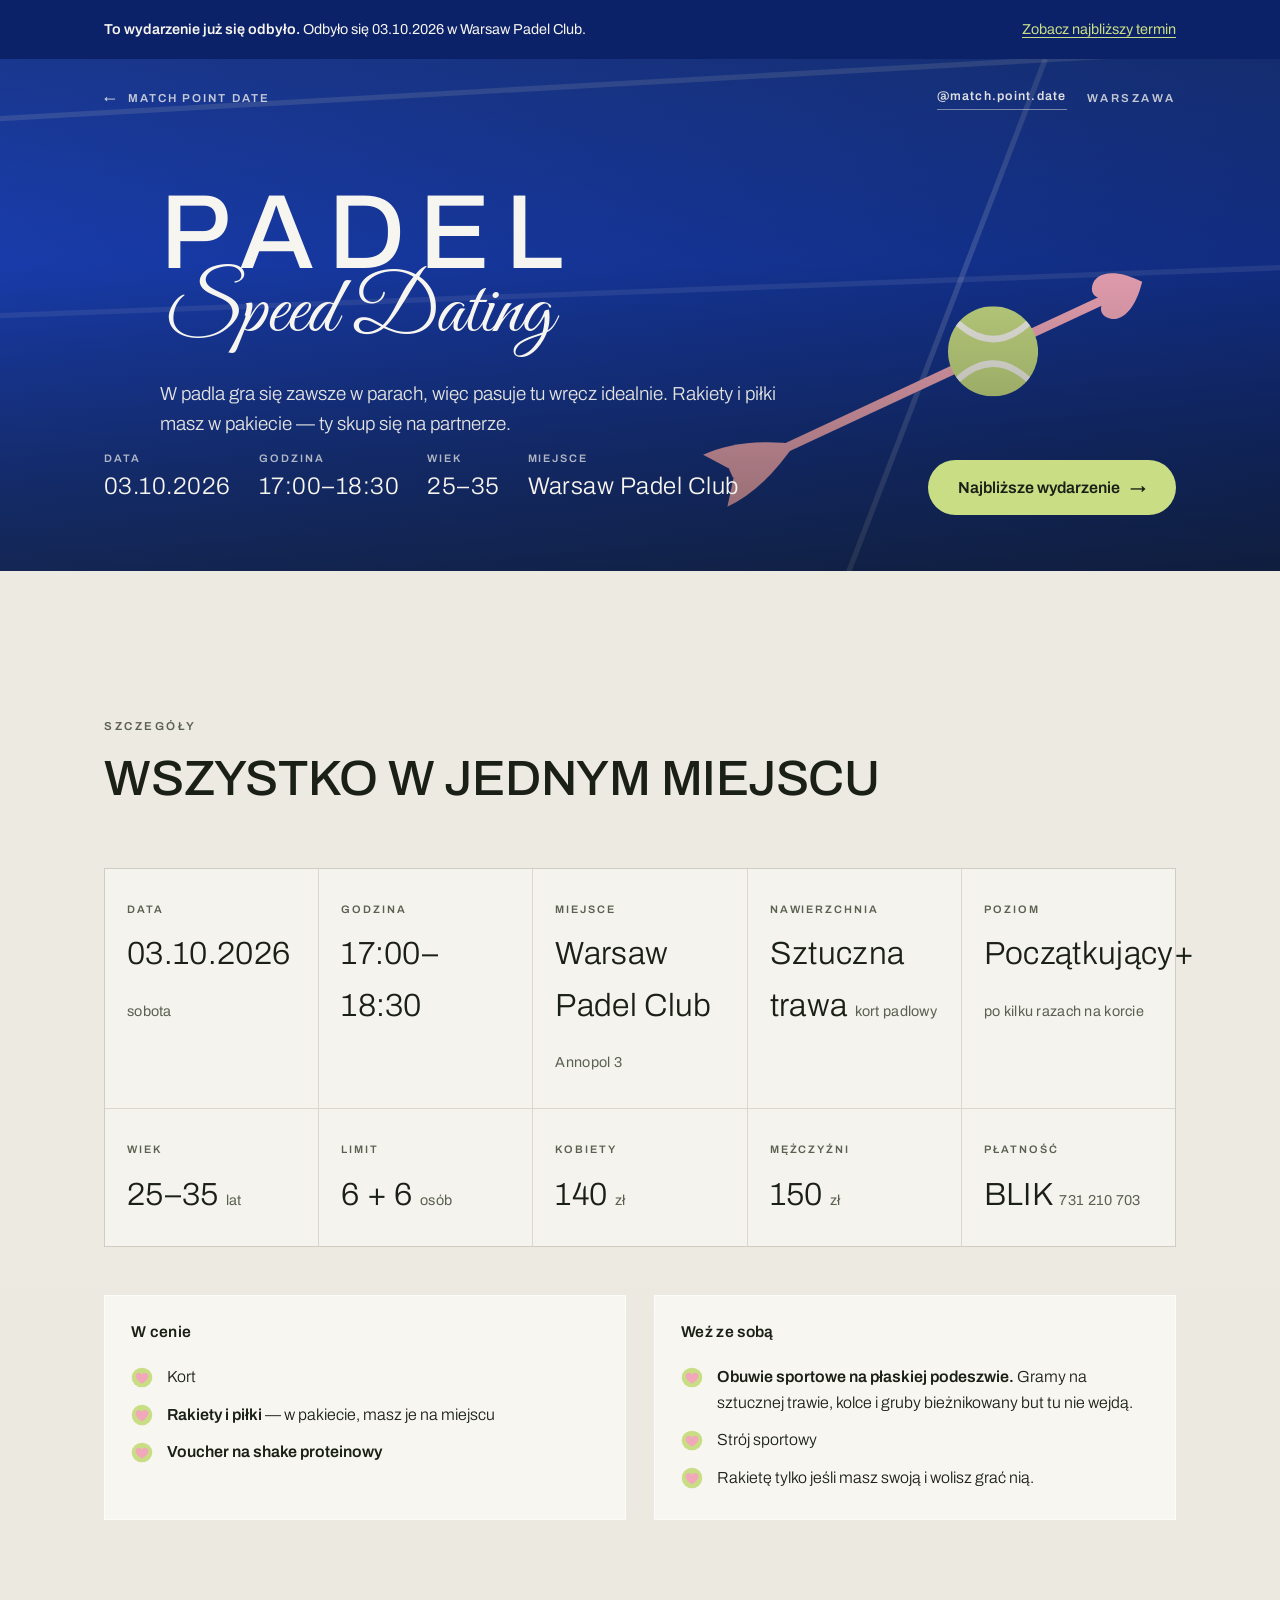
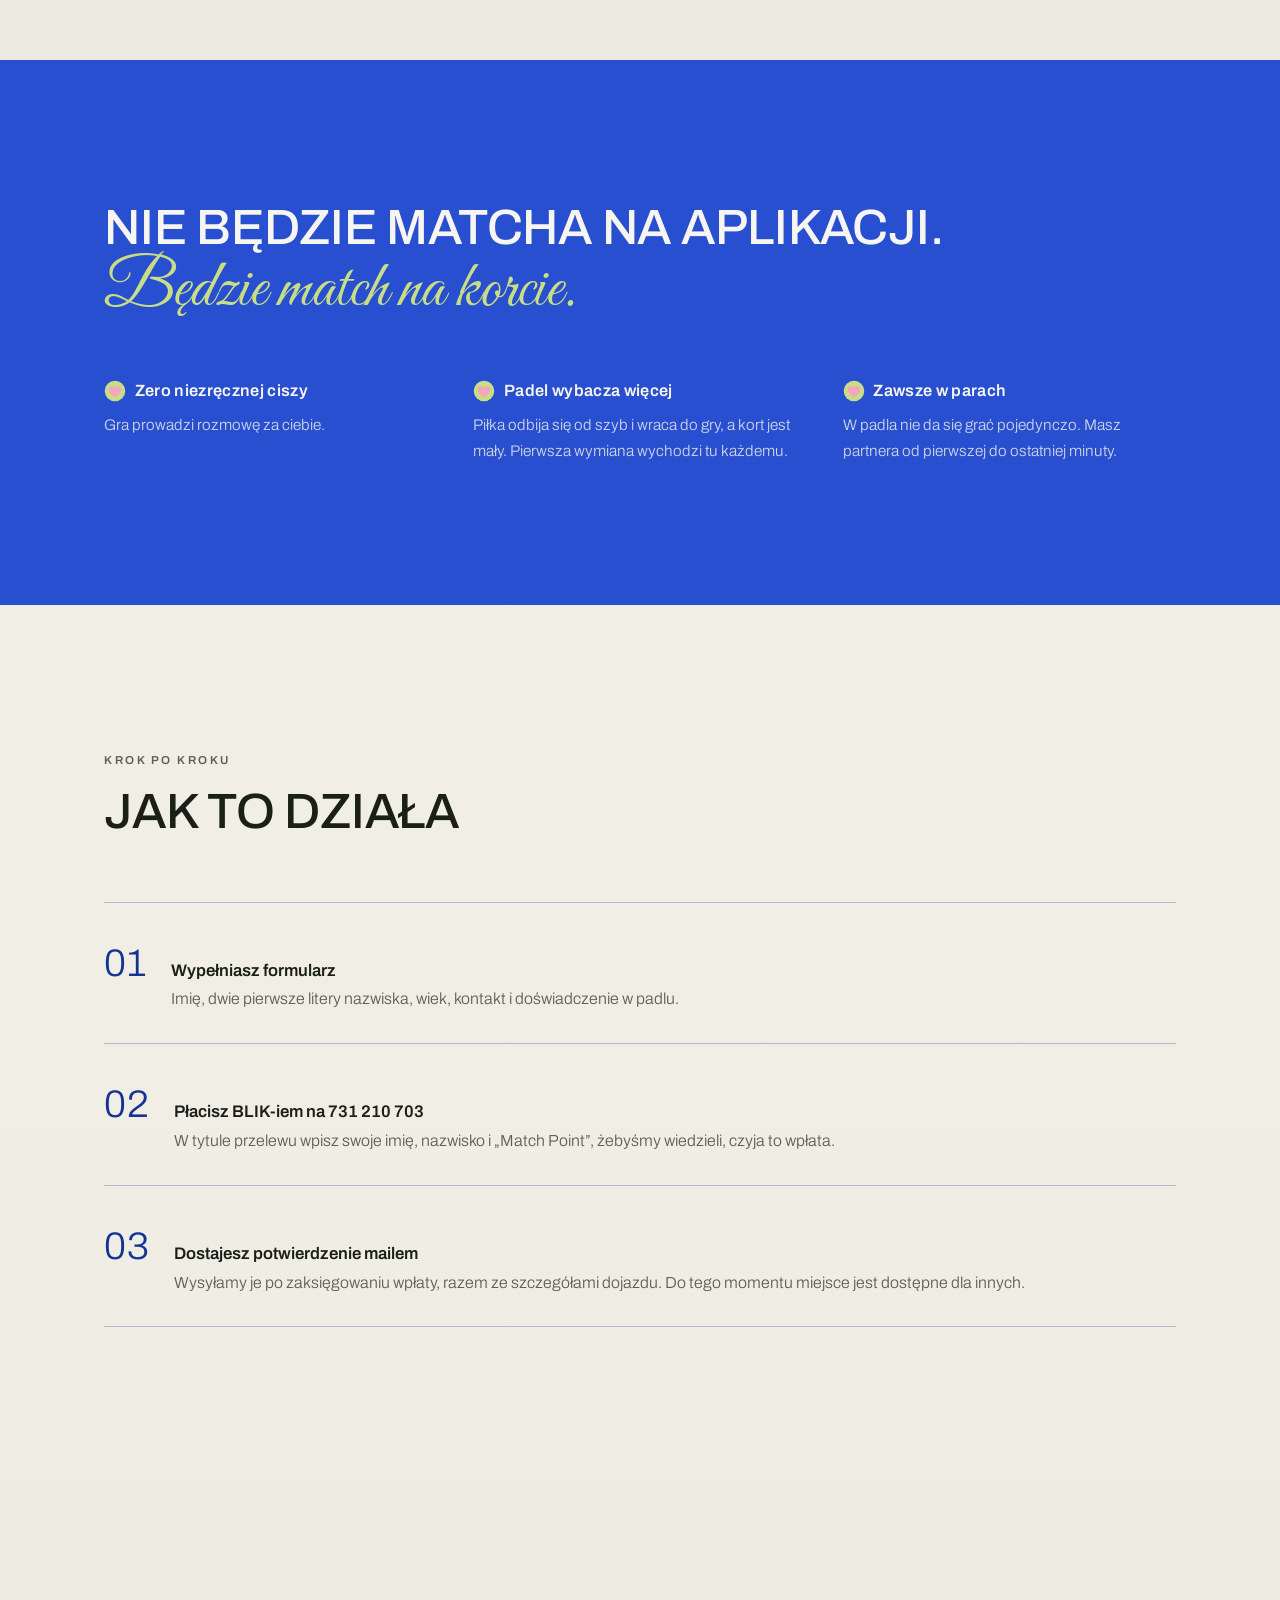
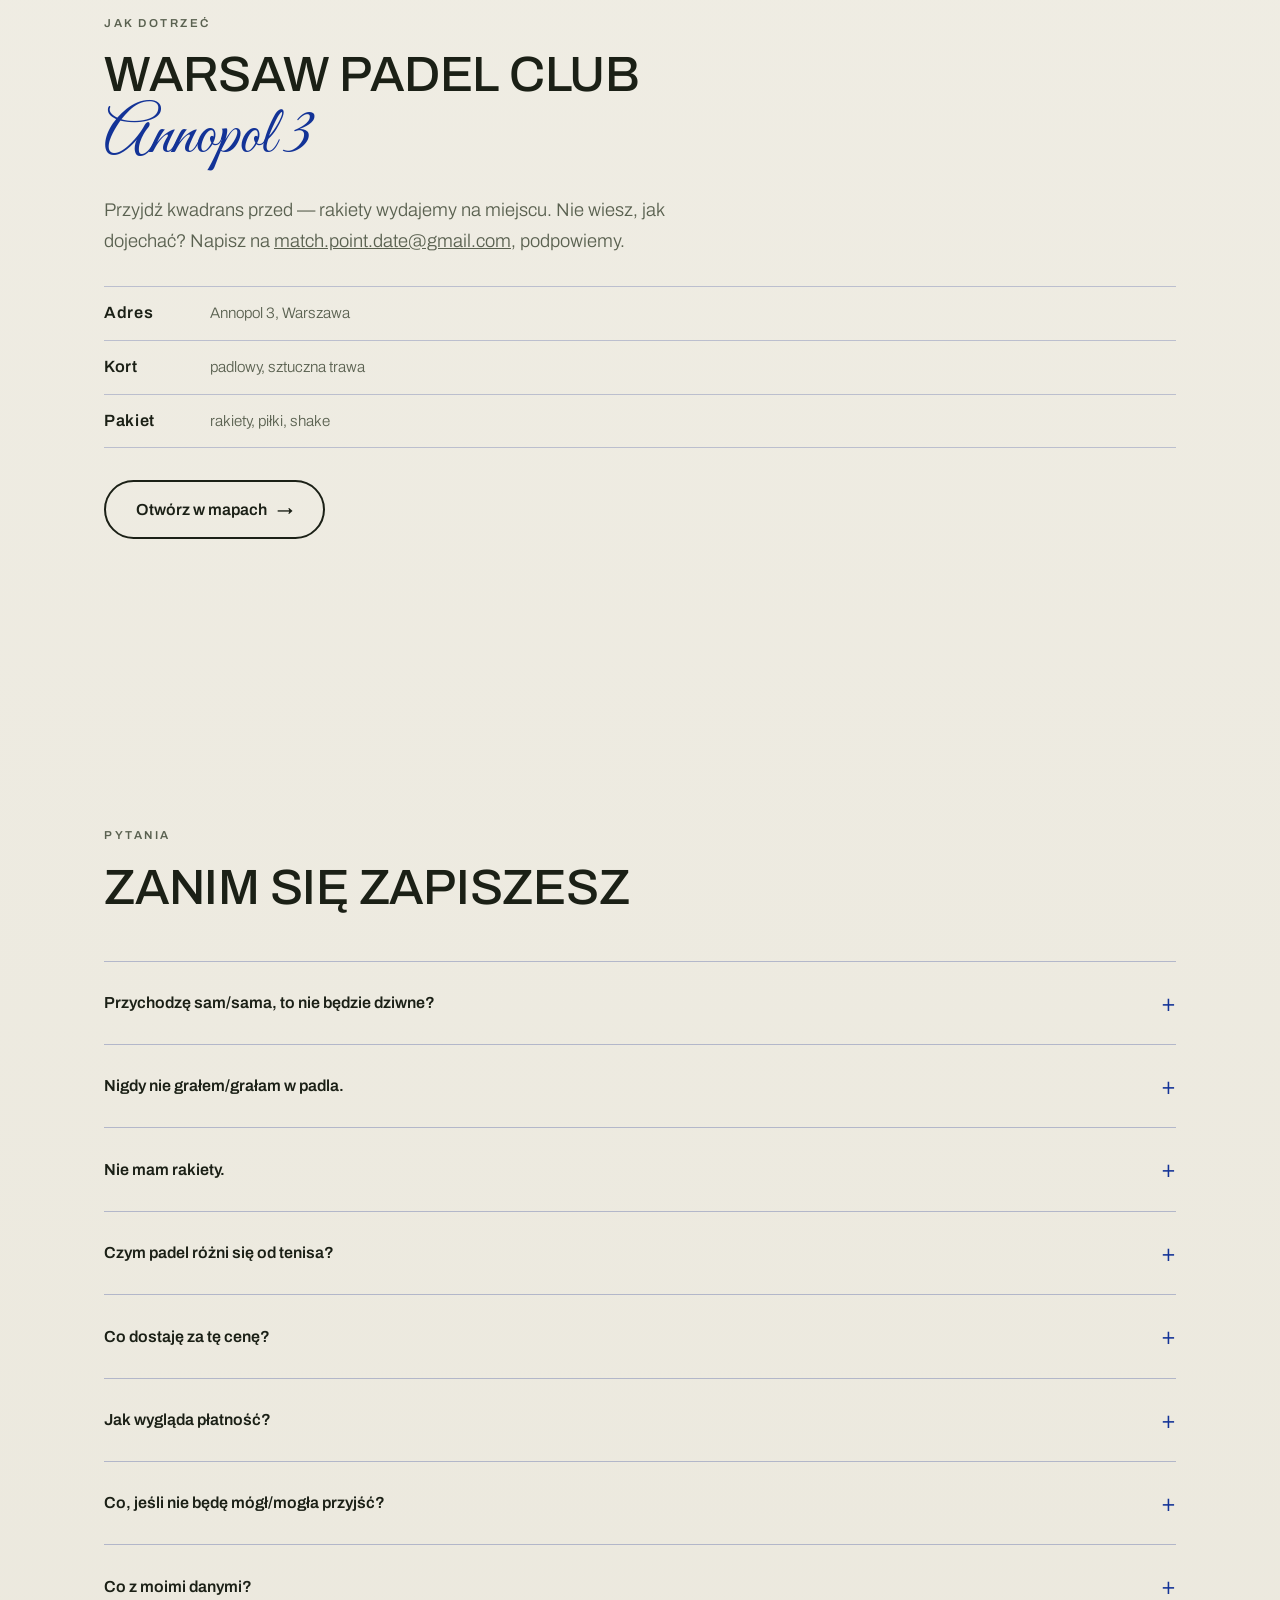
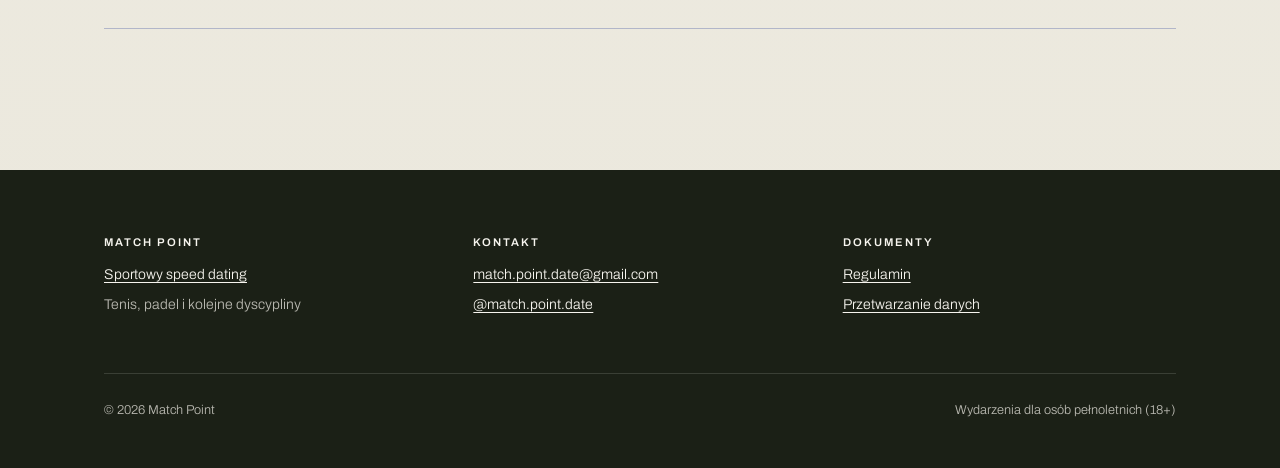
<file: padel-speed-dating-03-10.html>
<!DOCTYPE html>
<html lang="pl">
<head>
<meta charset="utf-8">
<meta name="viewport" content="width=device-width, initial-scale=1">
<title>Padel Speed Dating · 03.10.2026, 17:00 · Warszawa | Match Point</title>
<meta name="description" content="Padel Speed Dating, 03.10.2026, 17:00–18:30, Warsaw Padel Club, Annopol 3 Warszawa. Poziom początkujący+, rakiety i piłki w pakiecie. Wiek 25–35, 6 kobiet i 6 mężczyzn.">
<meta name="theme-color" content="#1c46cf">

<meta property="og:type" content="website">
<meta property="og:title" content="Padel Speed Dating · 03.10.2026, 17:00 · Warszawa">
<meta property="og:description" content="Padel gra się zawsze w parach, więc pasuje tu wręcz idealnie. Warsaw Padel Club, wiek 25–35, poziom początkujący+. W pakiecie rakiety, piłki i voucher na shake proteinowy.">
<meta property="og:locale" content="pl_PL">
<meta property="og:url" content="https://matchpointdate.pl/padel-speed-dating-03-10.html">
<link rel="canonical" href="https://matchpointdate.pl/padel-speed-dating-03-10.html">

<link rel="preconnect" href="https://fonts.googleapis.com">
<link rel="preconnect" href="https://fonts.gstatic.com" crossorigin>
<link href="https://fonts.googleapis.com/css2?family=Archivo:wght@300;400;500;600;700&family=Great+Vibes&display=swap" rel="stylesheet">
<link rel="icon" href="favicon.svg" type="image/svg+xml">
<link rel="stylesheet" href="styles.css">

</head>
<body class="ev ev--padel">
<div class="notice">
  <div class="wrap">
    <span><b>To wydarzenie już się odbyło.</b> Odbyło się 03.10.2026 w&nbsp;Warsaw Padel Club.</span>
    <a href="index.html#terminy">Zobacz najbliższy termin</a>
  </div>
</div>

<header class="hero hero--short">
  <div class="court" aria-hidden="true">
    <svg viewBox="0 0 1200 900" preserveAspectRatio="xMidYMid slice" role="presentation">
      <!-- Narozik kortu: linia koncowa, biegnaca od niej linia boczna
           i slabsza linia serwisowa. Trzy kreski, nic wiecej.
           Pelny uklad kortu w perspektywie — z polami serwisowymi,
           siatka i korytarzami deblowymi — byl probowany i odpadl:
           robil sie z tego gesty rysunek techniczny pod tekstem,
           zamiast tla. Tu ma byc tylko sugestia kortu.
           Kolory sa z palety: linie to --line przy niskim kryciu,
           nawierzchnia to gradient trzech zieleni kortu, ustawiony
           w .court w styles.css.
           preserveAspectRatio="slice" przycina kadr, a nie rozciaga —
           rozciaganie rozjezdzalo linie w miekkie smugi. -->
      <g fill="none" stroke="#f7f5ef" stroke-opacity="0.16" stroke-width="5">
        <path d="M-40 268 1240 196"/>
        <path d="M980 210 700 940"/>
        <path d="M-40 452 1240 404" stroke-opacity="0.09"/>
      </g>
    </svg>
  </div>
  <!-- Znak marki: strzala przebijajaca pilke. Grafika jest wpisana
       w strone, a nie podlaczona przez <img>, zeby animacja szla na
       JEDNYM zegarze razem z reszta CSS.
       Cala strzala — lotki, drzewce i grot — jest w jednej grupie,
       ktora w animacji przesuwa sie wzdluz wlasnej osi. Dzieki temu
       strzala ma przez caly lot te sama dlugosc: nic sie nie rysuje
       i nic nie dolatuje osobno.
       Pilka jest narysowana PO strzale, wiec zaslania to, co za nia
       przelatuje. To ona daje wrazenie przebicia.
       Geometria, kat i os czasu siedza w styles.css, sekcja .diag. -->
  <div class="diag" aria-hidden="true">
    <!-- Strzala i pilka sa w DWOCH osobnych SVG, a nie w jednym.
         Powod jest czysto praktyczny: animacja transformu na grupie <g>
         wewnatrz SVG potrafi sie w ogole nie malowac. Grupa ma wtedy
         poprawny obrys, poprawny stroke i transform none, a na ekranie
         jej nie ma. Animujemy wiec transform na samych elementach
         <svg>, bo to dziala pewnie. Pilka jest po strzale, wiec
         zaslania to, co za nia przelatuje — i to daje przebicie. -->
    <span class="strzala-lot"><svg class="strzala-svg" viewBox="0 0 1000 280" overflow="visible" role="presentation">
      <!-- Lotki to dwa PELNE piora, a nie dwie kreski. Kazde ma z tylu
           JEDEN koniec, a wciecie miedzy nimi schodzi az do drzewca:
           tyl strzaly zamyka plaski koniec drzewca w 74. Drzewiec nie
           wystaje za piora — wczesniej wystawal, bo mial zaokraglona
           nasadke i zaczynal sie w 40, czyli za koncami lotek.
           Piora sa wypelnione, drzewce jest stroke'iem — dlatego lezy
           nizej w kolejnosci i styk chowa sie pod piorami. -->
      <g fill="#f2a7ba">
        <path d="M215 142Q120 84 40 84L80 137Z"/>
        <path d="M215 138Q120 196 40 196L80 143Z"/>
        <!-- Grot: serce obrocone o -90 stopni, czubkiem w kierunku lotu.
             Czubek wypada dokladnie na osi, w punkcie 960 140, a wciecie
             miedzy garbami na 888 — tam konczy sie drzewce i dlatego
             styk jest niewidoczny. -->
        <path transform="translate(844.6 198.9) rotate(-90) scale(.982 1.154)"
              d="M60 100C10 66 4 34 26 20 44 9 60 24 60 38 60 24 76 9 94 20 116 34 110 66 60 100Z"/>
      </g>
      <path d="M74 140H895" fill="none" stroke="#f2a7ba"
            stroke-width="18"/>
    </svg></span>

    <!-- Pilka stoi w punkcie przebicia, czyli tam, gdzie w viewBoxie
         strzaly byl jej srodek: 640 140 przy 1000x280. Polozenie jest
         w procentach pudelka .diag, wiec trzyma sie przy kazdej
         dlugosci strzaly. -->
    <span class="pilka-kosz"><svg class="pilka-svg" viewBox="0 0 176 176" role="presentation">
      <defs><clipPath id="mpPilka"><circle cx="88" cy="88" r="88"/></clipPath></defs>
      <circle cx="88" cy="88" r="88" fill="#c9dd85"/>
      <g clip-path="url(#mpPilka)" fill="none" stroke="#f7f5ef"
         stroke-width="12.4" stroke-linecap="butt">
        <path d="M19 33Q88 95 157 33"/>
        <path d="M19 143Q88 81 157 143"/>
      </g>
    </svg></span>
  </div>

  <div class="wrap hero-top">
    <a class="back" href="index.html"><span aria-hidden="true">←</span> Match&nbsp;Point&nbsp;Date</a>
    <span class="right">
      <a class="ig" href="https://www.instagram.com/match.point.date/" target="_blank" rel="noopener">@match.point.date</a>
      <span class="eyebrow">Warszawa</span>
    </span>
  </div>

  <div class="wrap hero-mid">
    <div class="lockup">
      <span class="n">Padel</span>
      <span class="s">Speed Dating</span>
    </div>
    <p class="lead">W padla gra się zawsze w parach, więc pasuje tu wręcz idealnie. Rakiety i piłki masz w pakiecie — ty skup się na partnerze.</p>
  </div>

  <div class="wrap hero-bottom">
    <ul class="meta">
      <li><span class="k">Data</span><span class="v">03.10.2026</span></li>
      <li><span class="k">Godzina</span><span class="v">17:00–18:30</span></li>
      <li><span class="k">Wiek</span><span class="v">25–35</span></li>
      <li><span class="k">Miejsce</span><span class="v">Warsaw Padel Club</span></li>
    </ul>
    <div>
      <!-- Napis zmienia skrypt na "Lista rezerwowa", gdy sklad jest
           pelny. Kotwica zostaje ta sama: w sekcji zapisow stoi
           wtedy blok #closed z adresem na liste rezerwowa. -->
      <a class="cta" href="index.html#terminy">Najbliższe wydarzenie <span class="arw" aria-hidden="true">→</span></a>
    </div>
  </div>
</header>

<!-- ==================== SZCZEGÓŁY ==================== -->
<section class="alt">
  <div class="wrap">
    <span class="eyebrow">Szczegóły</span>
    <h2 class="h2" style="margin-top:14px">Wszystko w jednym miejscu</h2>

    <div class="board">
      <div><span class="k">Data</span><span class="v">03.10.2026 <small>sobota</small></span></div>
      <div><span class="k">Godzina</span><span class="v">17:00–18:30</span></div>
      <div><span class="k">Miejsce</span><span class="v">Warsaw Padel Club <small>Annopol 3</small></span></div>
      <div><span class="k">Nawierzchnia</span><span class="v">Sztuczna trawa <small>kort padlowy</small></span></div>
      <div><span class="k">Poziom</span><span class="v">Początkujący+ <small>po kilku razach na korcie</small></span></div>
      <div><span class="k">Wiek</span><span class="v">25–35 <small>lat</small></span></div>
      <div><span class="k">Limit</span><span class="v">6 + 6 <small>osób</small></span></div>
      <div><span class="k">Kobiety</span><span class="v">140 <small>zł</small></span></div>
      <div><span class="k">Mężczyźni</span><span class="v">150 <small>zł</small></span></div>
      <div><span class="k">Płatność</span><span class="v">BLIK <small>731 210 703</small></span></div>
    </div>

    <div class="pair">
      <div class="glass">
        <h3>W cenie</h3>
        <ul class="ticks">
          <li><img class="ico" src="icon-ball-arrow.svg" alt="" width="22" height="22" loading="lazy"><span>Kort</span></li>
          <li><img class="ico" src="icon-ball-arrow.svg" alt="" width="22" height="22" loading="lazy"><span><b>Rakiety i piłki</b> — w pakiecie, masz je na miejscu</span></li>
          <li><img class="ico" src="icon-ball-arrow.svg" alt="" width="22" height="22" loading="lazy"><span><b>Voucher na shake proteinowy</b></span></li>
        </ul>
      </div>
      <div class="glass">
        <h3>Weź ze sobą</h3>
        <ul class="ticks">
          <li><img class="ico" src="icon-ball-arrow.svg" alt="" width="22" height="22" loading="lazy"><span><b>Obuwie sportowe na płaskiej podeszwie.</b> Gramy na sztucznej trawie, kolce i gruby bieżnikowany but tu nie wejdą.</span></li>
          <li><img class="ico" src="icon-ball-arrow.svg" alt="" width="22" height="22" loading="lazy"><span>Strój sportowy</span></li>
          <li><img class="ico" src="icon-ball-arrow.svg" alt="" width="22" height="22" loading="lazy"><span>Rakietę tylko jeśli masz swoją i wolisz grać nią.</span></li>
        </ul>
      </div>
    </div>
  </div>
</section>

<!-- ==================== DLACZEGO KORT ==================== -->
<section class="dark">
  <div class="wrap">
    <h2 class="h2">
      Nie będzie matcha na aplikacji.
      <span class="script">Będzie match na korcie.</span>
    </h2>

    <div class="cols">
      <div class="col">
        <h3><img class="ico" src="icon-ball-arrow.svg" alt="" width="22" height="22" loading="lazy"><span>Zero niezręcznej ciszy</span></h3>
        <p>Gra prowadzi rozmowę za ciebie.</p>
      </div>
      <div class="col">
        <h3><img class="ico" src="icon-ball-arrow.svg" alt="" width="22" height="22" loading="lazy"><span>Padel wybacza więcej</span></h3>
        <p>Piłka odbija się od szyb i wraca do gry, a kort jest mały. Pierwsza wymiana wychodzi tu każdemu.</p>
      </div>
      <div class="col">
        <h3><img class="ico" src="icon-ball-arrow.svg" alt="" width="22" height="22" loading="lazy"><span>Zawsze w parach</span></h3>
        <p>W padla nie da się grać pojedynczo. Masz partnera od pierwszej do ostatniej minuty.</p>
      </div>
    </div>
  </div>
</section>

<!-- ==================== JAK SIĘ ZAPISAĆ ==================== -->
<section>
  <div class="wrap">
    <span class="eyebrow">Krok po kroku</span>
    <h2 class="h2" style="margin-top:14px">Jak to działa</h2>

    <ol class="steps">
      <li>
        <div>
          <h3>Wypełniasz formularz</h3>
          <p>Imię, dwie pierwsze litery nazwiska, wiek, kontakt i doświadczenie w padlu.</p>
        </div>
      </li>
      <li>
        <div>
          <h3>Płacisz BLIK-iem na <span data-blik>731 210 703</span></h3>
          <p>W tytule przelewu wpisz swoje imię, nazwisko i „Match Point”, żebyśmy wiedzieli, czyja to wpłata.</p>
        </div>
      </li>
      <li>
        <div>
          <h3>Dostajesz potwierdzenie mailem</h3>
          <p>Wysyłamy je po zaksięgowaniu wpłaty, razem ze szczegółami dojazdu. Do tego momentu miejsce jest dostępne dla innych.</p>
        </div>
      </li>
    </ol>
  </div>
</section>

<!-- ==================== DOJAZD ==================== -->
<section>
  <div class="wrap">
    <span class="eyebrow">Jak dotrzeć</span>
    <h2 class="h2" style="margin-top:14px">
      Warsaw Padel Club
      <span class="script">Annopol 3</span>
    </h2>
    <p class="sub">Przyjdź kwadrans przed — rakiety wydajemy na miejscu. Nie wiesz, jak dojechać? Napisz na <a href="mailto:match.point.date@gmail.com">match.point.date@gmail.com</a>, podpowiemy.</p>
    <div class="transit">
      <div><b>Adres</b><span>Annopol 3, Warszawa</span></div>
      <div><b>Kort</b><span>padlowy, sztuczna trawa</span></div>
      <div><b>Pakiet</b><span>rakiety, piłki, shake</span></div>
    </div>

    <p style="margin:32px 0 0">
      <a class="cta cta-line" href="https://www.google.com/maps/search/?api=1&amp;query=Warsaw+Padel+Club+Annopol+3+Warszawa" target="_blank" rel="noopener">
        Otwórz w mapach <span class="arw" aria-hidden="true">→</span>
      </a>
    </p>
  </div>
</section>

<!-- ==================== FAQ ==================== -->
<section>
  <div class="wrap">
    <span class="eyebrow">Pytania</span>
    <h2 class="h2" style="margin-top:14px">Zanim się zapiszesz</h2>

    <div class="faq">
      <details>
        <summary>Przychodzę sam/sama, to nie będzie dziwne?</summary>
        <p>Wszyscy przychodzą sami, o to właśnie chodzi. Od pierwszej minuty gracie w rotacji.</p>
      </details>
      <details>
        <summary>Nigdy nie grałem/grałam w padla.</summary>
        <p>To wydarzenie jeszcze nie dla ciebie i formularz nie przyjmie zapisu. Gramy w rotacji, zmiana partnera co kilka minut — nie ma w tym miejsca na naukę odbijania i skończyłoby się to niezręcznie dla wszystkich. Zagraj kilka razy na zwykłym korcie i wracaj, wtedy wystarczy.</p>
      </details>
      <details>
        <summary>Nie mam rakiety.</summary>
        <p>I nie potrzebujesz. Rakiety i piłki są w pakiecie, czekają na miejscu. Jeśli masz swoją i wolisz grać nią — bierz.</p>
      </details>
      <details>
        <summary>Czym padel różni się od tenisa?</summary>
        <p>Kort jest mniejszy i zamknięty szybami, od których piłka się odbija i wraca do gry. Rakieta jest krótsza, bez naciągu. Gra się wyłącznie w parach, więc przez cały czas kogoś poznajesz.</p>
      </details>
      <details>
        <summary>Co dostaję za tę cenę?</summary>
        <p>Kort na półtorej godziny, rakietę i piłki oraz voucher na shake proteinowy. Nic nie doliczamy na miejscu.</p>
      </details>
      <details>
        <summary>Jak wygląda płatność?</summary>
        <p>BLIK na numer <strong data-blik>731 210 703</strong>, w tytule imię, nazwisko i „Match Point”. Potwierdzenie mailem wysyłamy po zaksięgowaniu wpłaty.</p>
      </details>
      <details>
        <summary>Co, jeśli nie będę mógł/mogła przyjść?</summary>
        <p>Zgłoś to najpóźniej 48 godzin przed wydarzeniem, wtedy zwracamy wpłatę w ciągu 10 dni. Później zwrot nie przysługuje. Szczegóły w <a href="regulamin.html">regulaminie</a>.</p>
      </details>
      <details>
        <summary>Co z moimi danymi?</summary>
        <p>Administratorem jest Klaudia Szczubełek. Zbieramy imię, dwie litery nazwiska, telefon i e-mail, wyłącznie po to, żeby przeprowadzić wydarzenie. Pełna informacja w <a href="regulamin.html#dane">regulaminie</a>.</p>
      </details>
    </div>
  </div>
</section>

<footer>
  <div class="wrap">
    <div class="fgrid">
      <div>
        <h4>Match Point</h4>
        <p><a href="index.html">Sportowy speed dating</a></p>
        <p>Tenis, padel i kolejne dyscypliny</p>
      </div>
      <div>
        <h4>Kontakt</h4>
        <p><a href="mailto:match.point.date@gmail.com">match.point.date@gmail.com</a></p>
        <p><a href="https://www.instagram.com/match.point.date/" rel="noopener">@match.point.date</a></p>
      </div>
      <div>
        <h4>Dokumenty</h4>
        <p><a href="regulamin.html">Regulamin</a></p>
        <p><a href="regulamin.html#dane">Przetwarzanie danych</a></p>
      </div>
    </div>
    <div class="fbot">
      <span>© 2026 Match Point</span>
      <span>Wydarzenia dla osób pełnoletnich (18+)</span>
    </div>
  </div>
</footer>

<script src="config.js"></script>
<script src="analytics.js"></script>
<script src="znak.js"></script>
</body>
</html>
</file>
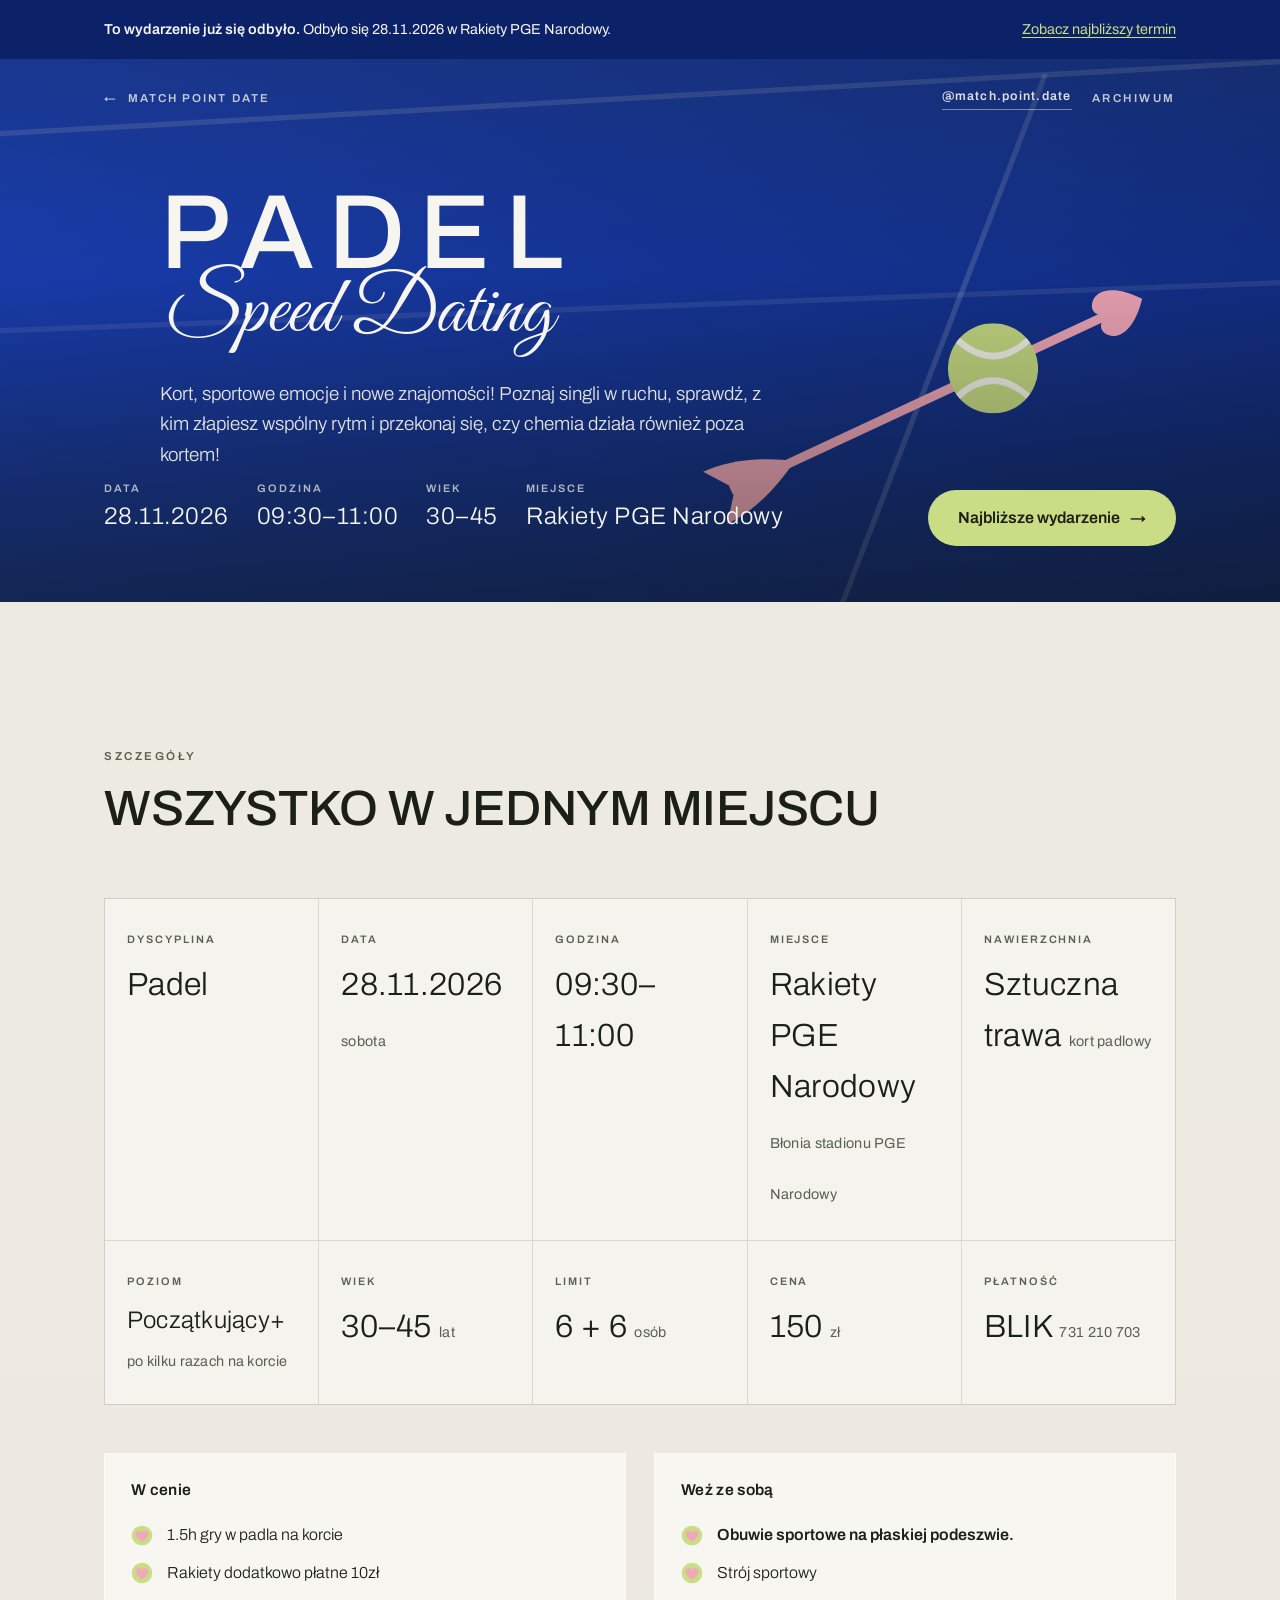
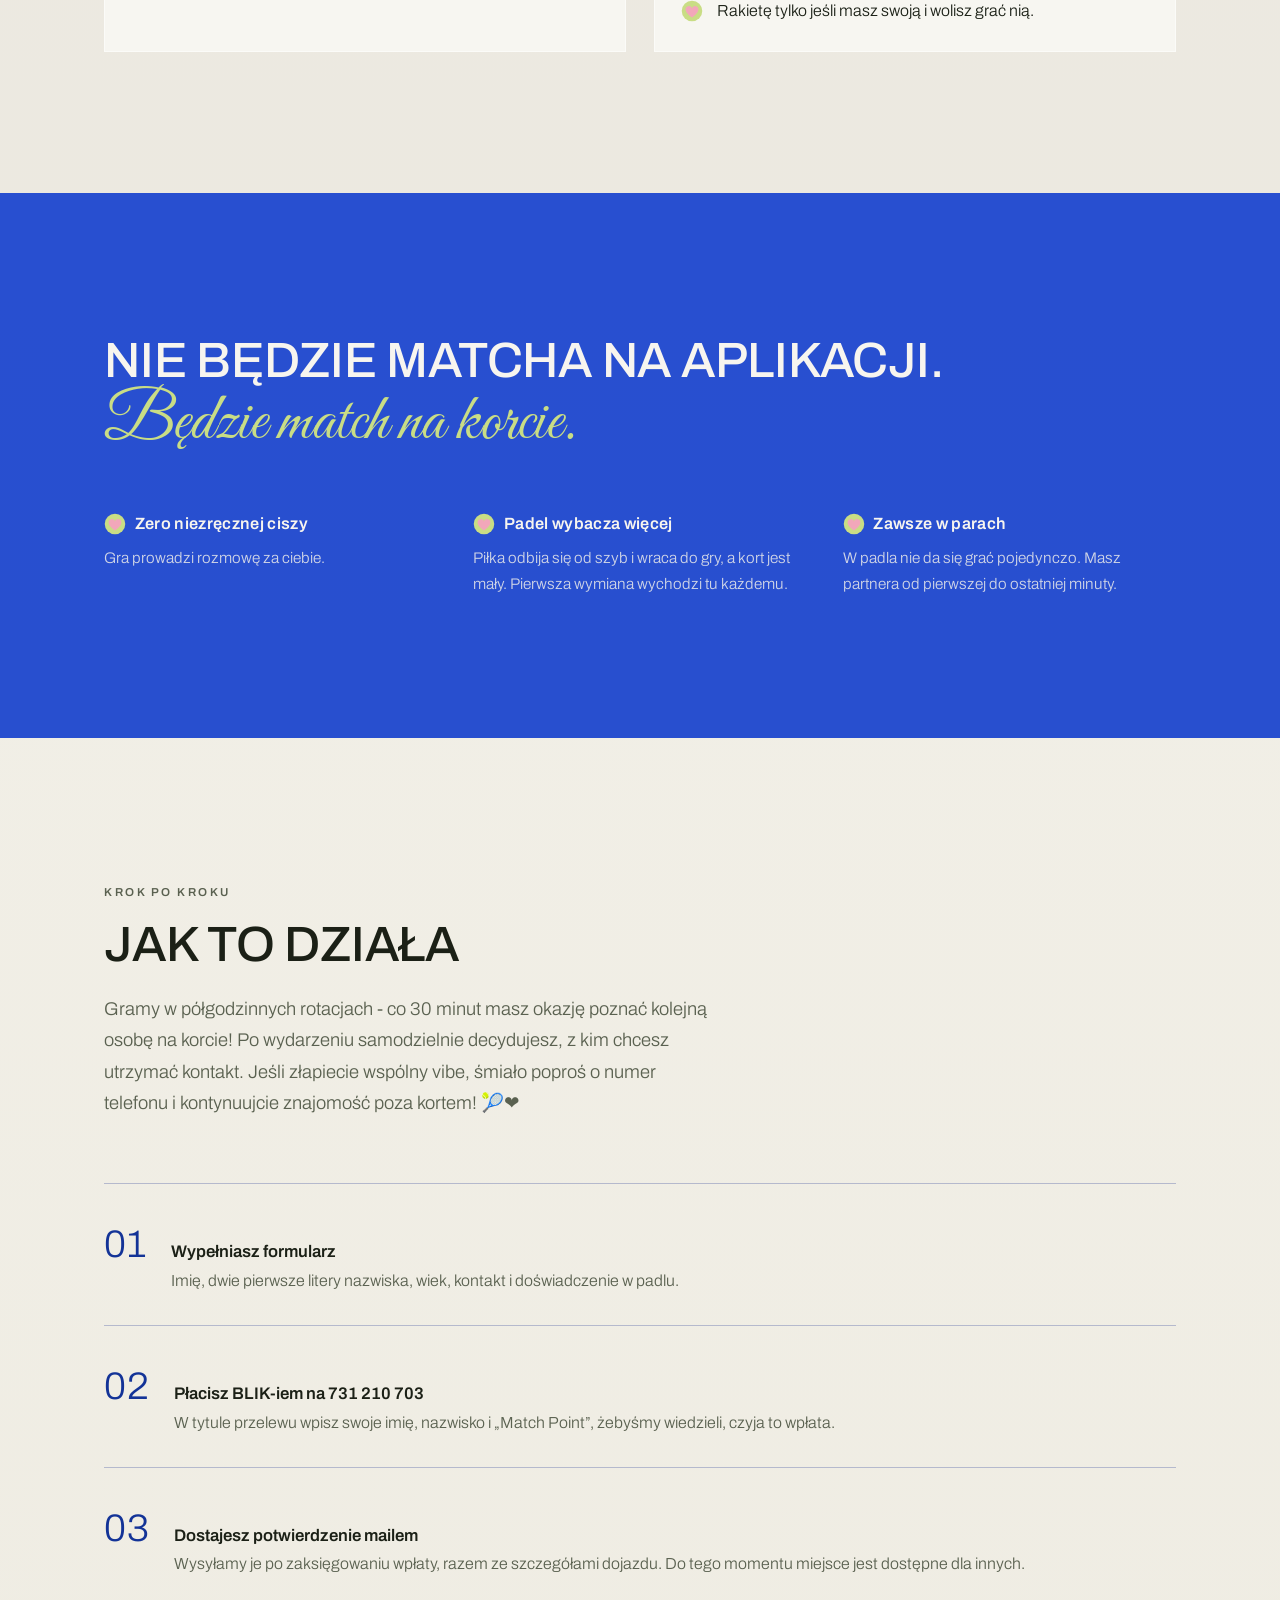
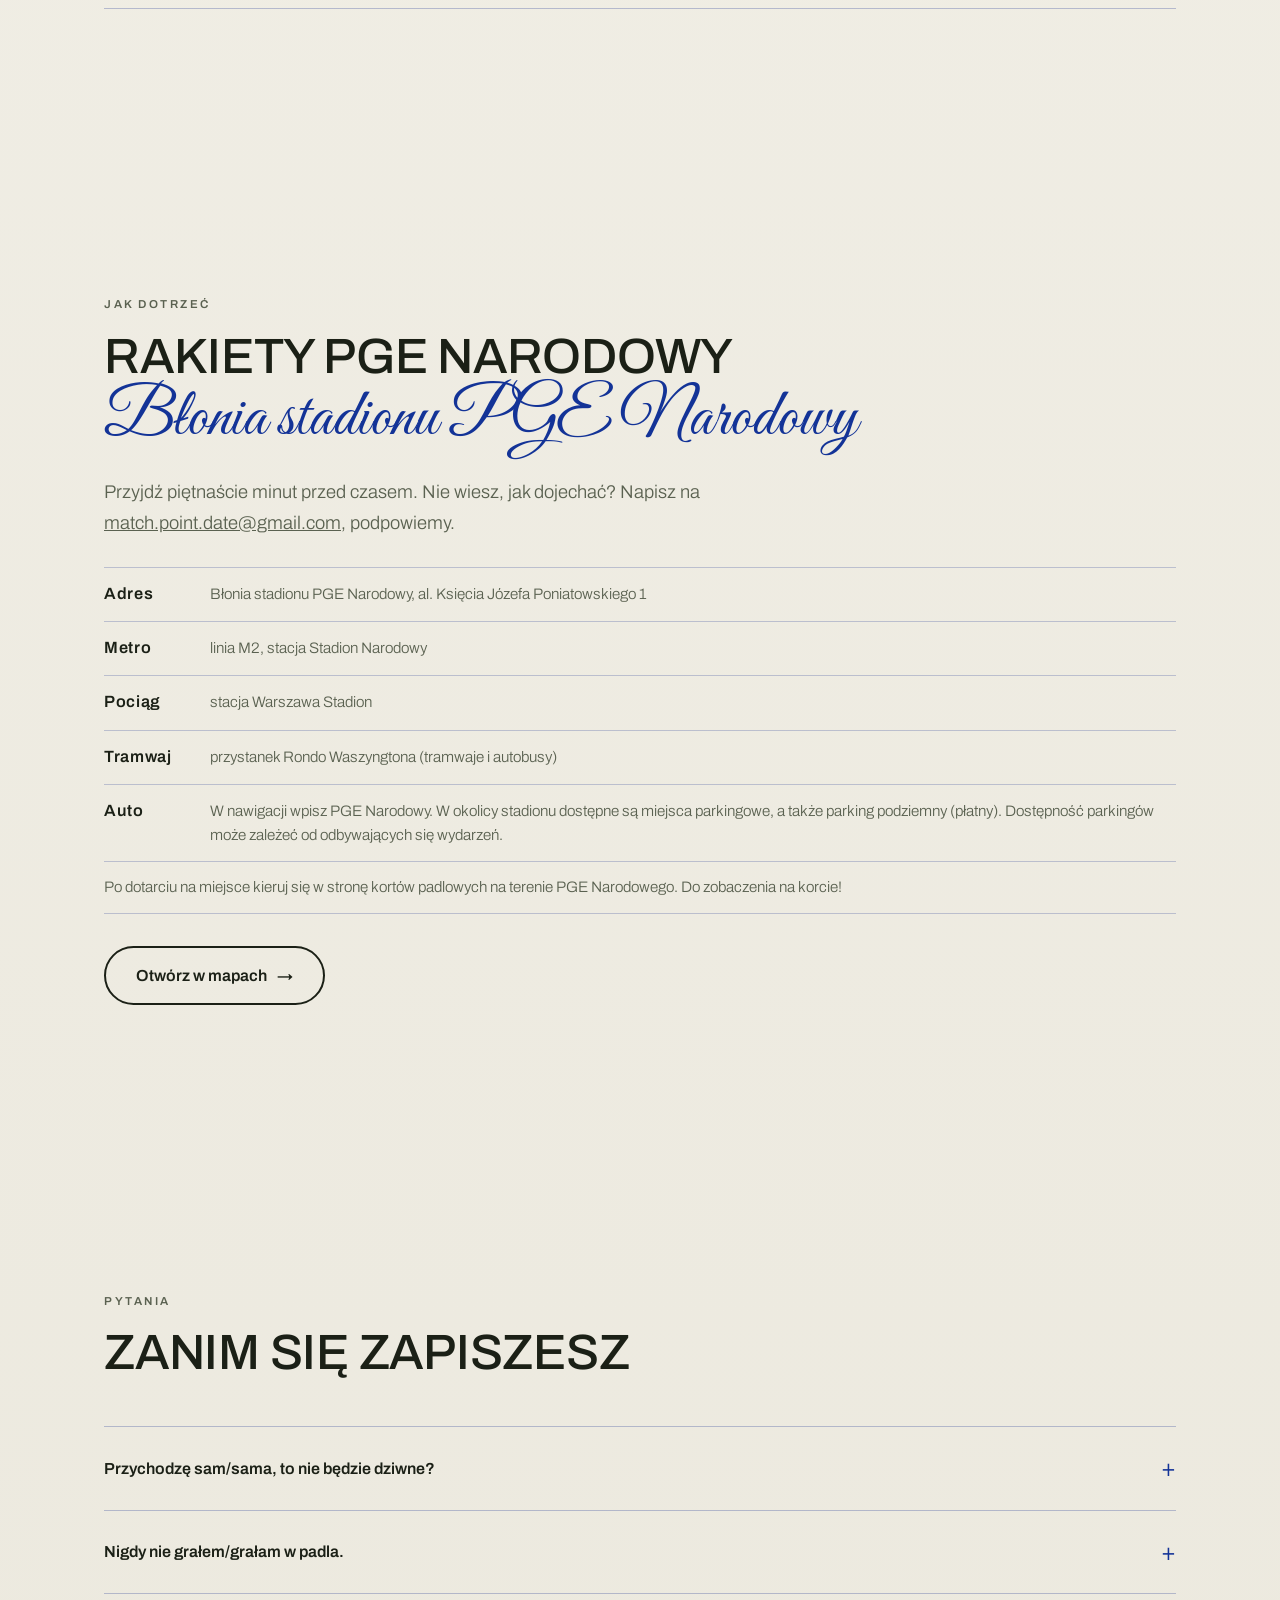
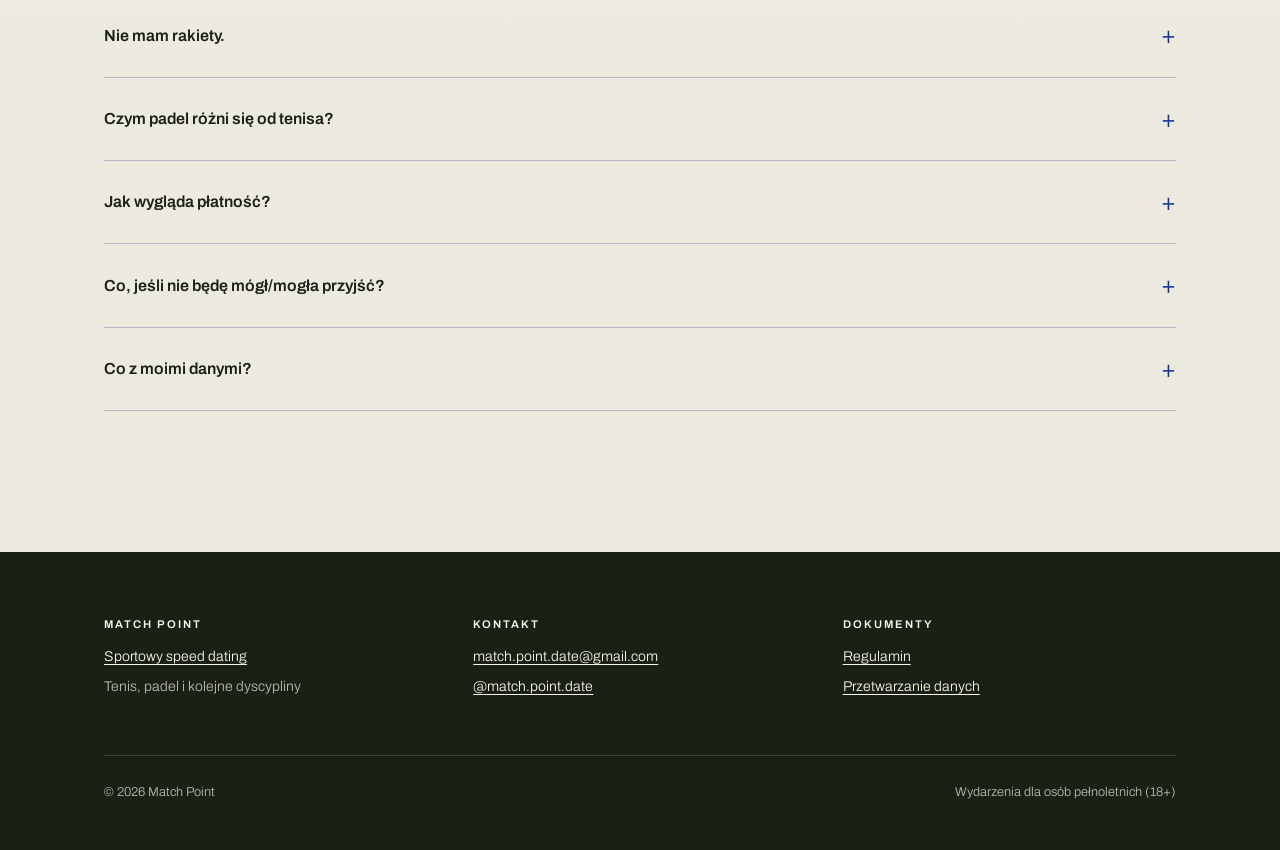
<file: padel-speed-dating-28-11.html>
<!DOCTYPE html>
<html lang="pl">
<head>
<meta charset="utf-8">
<meta name="viewport" content="width=device-width, initial-scale=1">
<title>Padel Speed Dating · 28.11.2026, 09:30 · Warszawa | Match Point</title>
<meta name="description" content="Padel Speed Dating, 28.11.2026, 09:30–11:00, Rakiety PGE Narodowy, Błonia stadionu PGE Narodowy, al. Księcia Józefa Poniatowskiego 1. Poziom początkujący+, wiek 30–45, 6 kobiet i 6 mężczyzn.">
<meta name="theme-color" content="#1c46cf">

<meta property="og:type" content="website">
<meta property="og:title" content="Padel Speed Dating · 28.11.2026, 09:30 · Warszawa">
<meta property="og:description" content="Speed dating na korcie padlowym. Krótkie gry w rotacji, zawsze w parach. W pakiecie rakiety i piłki. Rakiety PGE Narodowy, wiek 30–45, poziom początkujący+.">
<meta property="og:locale" content="pl_PL">
<meta property="og:url" content="https://matchpointdate.pl/padel-speed-dating-28-11.html">
<link rel="canonical" href="https://matchpointdate.pl/padel-speed-dating-28-11.html">

<link rel="preconnect" href="https://fonts.googleapis.com">
<link rel="preconnect" href="https://fonts.gstatic.com" crossorigin>
<link href="https://fonts.googleapis.com/css2?family=Archivo:wght@300;400;500;600;700&family=Great+Vibes&display=swap" rel="stylesheet">
<link rel="icon" href="favicon.svg" type="image/svg+xml">
<link rel="stylesheet" href="styles.css">

<!-- Dane, z ktorych aplikacja zlozyla te strone. Aplikacja czyta je
     przy edycji wydarzenia; strona sama z nich nie korzysta. -->
<script type="application/json" id="mp-strona">
{
  "lead": "Kort, sportowe emocje i nowe znajomości! Poznaj singli w ruchu, sprawdź, z kim złapiesz wspólny rytm i przekonaj się, czy chemia działa również poza kortem!",
  "opis": "Speed dating na korcie padlowym. Krótkie gry w rotacji, zawsze w parach. W pakiecie rakiety i piłki.",
  "nawierzchniaOpis": "kort padlowy",
  "poziomOpis": "po kilku razach na korcie",
  "wCenie": [
    "1.5h gry w padla na korcie",
    "Rakiety dodatkowo płatne 10zł"
  ],
  "wezZeSoba": [
    "**Obuwie sportowe na płaskiej podeszwie.**",
    "Strój sportowy",
    "Rakietę tylko jeśli masz swoją i wolisz grać nią."
  ],
  "kolumny": [
    [
      "Zero niezręcznej ciszy",
      "Gra prowadzi rozmowę za ciebie."
    ],
    [
      "Padel wybacza więcej",
      "Piłka odbija się od szyb i wraca do gry, a kort jest mały. Pierwsza wymiana wychodzi tu każdemu."
    ],
    [
      "Zawsze w parach",
      "W padla nie da się grać pojedynczo. Masz partnera od pierwszej do ostatniej minuty."
    ]
  ],
  "formularzPoziom": "doświadczenie w padlu",
  "poziomPytanie": "Doświadczenie w padlu",
  "poziomOpcje": [
    "Beginner (C) – osoby, które dopiero zaczynają lub grały kilka razy.",
    "Beginner+ (C/B3) – osoby, które znają zasady i potrafią odbijać piłkę.",
    "Intermediate (B3/B2) – osoby grające regularnie, potrafiące korzystać ze ścian.",
    "Advanced (B1+) – osoby z dobrym doświadczeniem i techniką."
  ],
  "poziomPodpowiedz": "Nie musisz grać dobrze, ale trzeba mieć padla już za sobą.",
  "dojazd": "Przyjdź piętnaście minut przed czasem. Nie wiesz, jak dojechać? Napisz na match.point.date@gmail.com, podpowiemy.",
  "transit": [
    [
      "Metro",
      "linia M2, stacja Stadion Narodowy"
    ],
    [
      "Pociąg",
      "stacja Warszawa Stadion"
    ],
    [
      "Tramwaj",
      "przystanek Rondo Waszyngtona (tramwaje i autobusy)"
    ],
    [
      "Auto",
      "W nawigacji wpisz PGE Narodowy. W okolicy stadionu dostępne są miejsca parkingowe, a także parking podziemny (płatny). Dostępność parkingów może zależeć od odbywających się wydarzeń."
    ],
    [
      "",
      "Po dotarciu na miejsce kieruj się w stronę kortów padlowych na terenie PGE Narodowego. Do zobaczenia na korcie!"
    ]
  ],
  "faq": [
    [
      "Nigdy nie grałem/grałam w padla.",
      "To wydarzenie jeszcze nie dla ciebie i formularz nie przyjmie zapisu. Gramy w rotacji, zmiana partnera co kilka minut - nie ma w tym miejsca na naukę odbijania i skończyłoby się to niezręcznie dla wszystkich. Zagraj kilka razy na zwykłym korcie i wracaj, wtedy wystarczy."
    ],
    [
      "Nie mam rakiety.",
      "I nie potrzebujesz. Rakiety można wypożyczyć w cenie 10zł dodatkowo płatnych."
    ],
    [
      "Czym padel różni się od tenisa?",
      "Kort jest mniejszy i zamknięty szybami, od których piłka się odbija i wraca do gry. Rakieta jest krótsza, bez naciągu. Gra się wyłącznie w parach, więc przez cały czas kogoś poznajesz."
    ]
  ],
  "kolor": "#1c46cf",
  "klasaBody": "ev ev--padel"
}
</script>
</head>
<body class="ev ev--padel">

<div class="notice">
  <div class="wrap">
    <span><b>To wydarzenie już się odbyło.</b> Odbyło się 28.11.2026 w&nbsp;Rakiety PGE Narodowy.</span>
    <a href="index.html#terminy">Zobacz najbliższy termin</a>
  </div>
</div>

<header class="hero hero--short">
  <div class="court" aria-hidden="true">
    <svg viewBox="0 0 1200 900" preserveAspectRatio="xMidYMid slice" role="presentation">
      <!-- Narozik kortu: linia koncowa, biegnaca od niej linia boczna
           i slabsza linia serwisowa. Trzy kreski, nic wiecej.
           Pelny uklad kortu w perspektywie — z polami serwisowymi,
           siatka i korytarzami deblowymi — byl probowany i odpadl:
           robil sie z tego gesty rysunek techniczny pod tekstem,
           zamiast tla. Tu ma byc tylko sugestia kortu.
           Kolory sa z palety: linie to --line przy niskim kryciu,
           nawierzchnia to gradient trzech zieleni kortu, ustawiony
           w .court w styles.css.
           preserveAspectRatio="slice" przycina kadr, a nie rozciaga —
           rozciaganie rozjezdzalo linie w miekkie smugi. -->
      <g fill="none" stroke="#f7f5ef" stroke-opacity="0.16" stroke-width="5">
        <path d="M-40 268 1240 196"/>
        <path d="M980 210 700 940"/>
        <path d="M-40 452 1240 404" stroke-opacity="0.09"/>
      </g>
    </svg>
  </div>
  <!-- Znak marki: strzala przebijajaca pilke. Grafika jest wpisana
       w strone, a nie podlaczona przez <img>, zeby animacja szla na
       JEDNYM zegarze razem z reszta CSS.
       Cala strzala — lotki, drzewce i grot — jest w jednej grupie,
       ktora w animacji przesuwa sie wzdluz wlasnej osi. Dzieki temu
       strzala ma przez caly lot te sama dlugosc: nic sie nie rysuje
       i nic nie dolatuje osobno.
       Pilka jest narysowana PO strzale, wiec zaslania to, co za nia
       przelatuje. To ona daje wrazenie przebicia.
       Geometria, kat i os czasu siedza w styles.css, sekcja .diag. -->
  <div class="diag" aria-hidden="true">
    <!-- Strzala i pilka sa w DWOCH osobnych SVG, a nie w jednym.
         Powod jest czysto praktyczny: animacja transformu na grupie <g>
         wewnatrz SVG potrafi sie w ogole nie malowac. Grupa ma wtedy
         poprawny obrys, poprawny stroke i transform none, a na ekranie
         jej nie ma. Animujemy wiec transform na samych elementach
         <svg>, bo to dziala pewnie. Pilka jest po strzale, wiec
         zaslania to, co za nia przelatuje — i to daje przebicie. -->
    <span class="strzala-lot"><svg class="strzala-svg" viewBox="0 0 1000 280" overflow="visible" role="presentation">
      <!-- Lotki to dwa PELNE piora, a nie dwie kreski. Kazde ma z tylu
           JEDEN koniec, a wciecie miedzy nimi schodzi az do drzewca:
           tyl strzaly zamyka plaski koniec drzewca w 74. Drzewiec nie
           wystaje za piora — wczesniej wystawal, bo mial zaokraglona
           nasadke i zaczynal sie w 40, czyli za koncami lotek.
           Piora sa wypelnione, drzewce jest stroke'iem — dlatego lezy
           nizej w kolejnosci i styk chowa sie pod piorami. -->
      <g fill="#f2a7ba">
        <path d="M215 142Q120 84 40 84L80 137Z"/>
        <path d="M215 138Q120 196 40 196L80 143Z"/>
        <!-- Grot: serce obrocone o -90 stopni, czubkiem w kierunku lotu.
             Czubek wypada dokladnie na osi, w punkcie 960 140, a wciecie
             miedzy garbami na 888 — tam konczy sie drzewce i dlatego
             styk jest niewidoczny. -->
        <path transform="translate(844.6 198.9) rotate(-90) scale(.982 1.154)"
              d="M60 100C10 66 4 34 26 20 44 9 60 24 60 38 60 24 76 9 94 20 116 34 110 66 60 100Z"/>
      </g>
      <path d="M74 140H895" fill="none" stroke="#f2a7ba"
            stroke-width="18"/>
    </svg></span>

    <!-- Pilka stoi w punkcie przebicia, czyli tam, gdzie w viewBoxie
         strzaly byl jej srodek: 640 140 przy 1000x280. Polozenie jest
         w procentach pudelka .diag, wiec trzyma sie przy kazdej
         dlugosci strzaly. -->
    <span class="pilka-kosz"><svg class="pilka-svg" viewBox="0 0 176 176" role="presentation">
      <defs><clipPath id="mpPilka"><circle cx="88" cy="88" r="88"/></clipPath></defs>
      <circle cx="88" cy="88" r="88" fill="#c9dd85"/>
      <g clip-path="url(#mpPilka)" fill="none" stroke="#f7f5ef"
         stroke-width="12.4" stroke-linecap="butt">
        <path d="M19 33Q88 95 157 33"/>
        <path d="M19 143Q88 81 157 143"/>
      </g>
    </svg></span>
  </div>

  <div class="wrap hero-top">
    <a class="back" href="index.html"><span aria-hidden="true">←</span> Match&nbsp;Point&nbsp;Date</a>
    <span class="right">
      <a class="ig" href="https://www.instagram.com/match.point.date/" target="_blank" rel="noopener">@match.point.date</a>
      <span class="eyebrow">Archiwum</span>
    </span>
  </div>

  <div class="wrap hero-mid">
    <div class="lockup">
      <span class="n">Padel</span>
      <span class="s">Speed Dating</span>
    </div>
    <p class="lead">Kort, sportowe emocje i nowe znajomości! Poznaj singli w ruchu, sprawdź, z kim złapiesz wspólny rytm i przekonaj się, czy chemia działa również poza kortem!</p>
  </div>

  <div class="wrap hero-bottom">
    <ul class="meta">
      <li><span class="k">Data</span><span class="v">28.11.2026</span></li>
      <li><span class="k">Godzina</span><span class="v">09:30–11:00</span></li>
      <li><span class="k">Wiek</span><span class="v">30–45</span></li>
      <li><span class="k">Miejsce</span><span class="v">Rakiety PGE Narodowy</span></li>
    </ul>
    <div>
      <a class="cta" href="index.html#terminy">Najbliższe wydarzenie <span class="arw" aria-hidden="true">→</span></a>
    </div>
  </div>
</header>

<!-- ==================== SZCZEGÓŁY ==================== -->
<section class="alt">
  <div class="wrap">
    <span class="eyebrow">Szczegóły</span>
    <h2 class="h2" style="margin-top:14px">Wszystko w jednym miejscu</h2>

    <div class="board">
      <div><span class="k">Dyscyplina</span><span class="v">Padel</span></div>
      <div><span class="k">Data</span><span class="v">28.11.2026 <small>sobota</small></span></div>
      <div><span class="k">Godzina</span><span class="v">09:30–11:00</span></div>
      <div><span class="k">Miejsce</span><span class="v">Rakiety PGE Narodowy <small>Błonia stadionu PGE Narodowy</small></span></div>
      <div><span class="k">Nawierzchnia</span><span class="v">Sztuczna trawa <small>kort padlowy</small></span></div>
      <div><span class="k">Poziom</span><span class="v v--dlugi">Początkujący+ <small>po kilku razach na korcie</small></span></div>
      <div><span class="k">Wiek</span><span class="v">30–45 <small>lat</small></span></div>
      <div><span class="k">Limit</span><span class="v">6 + 6 <small>osób</small></span></div>
      <div><span class="k">Cena</span><span class="v">150 <small>zł</small></span></div>
      <div><span class="k">Płatność</span><span class="v">BLIK <small>731 210 703</small></span></div>
    </div>

    <div class="pair">
      <div class="glass">
        <h3>W cenie</h3>
        <ul class="ticks">
          <li><img class="ico" src="icon-ball-arrow.svg" alt="" width="22" height="22" loading="lazy"><span>1.5h gry w padla na korcie</span></li>
          <li><img class="ico" src="icon-ball-arrow.svg" alt="" width="22" height="22" loading="lazy"><span>Rakiety dodatkowo płatne 10zł</span></li>
        </ul>
      </div>
      <div class="glass">
        <h3>Weź ze sobą</h3>
        <ul class="ticks">
          <li><img class="ico" src="icon-ball-arrow.svg" alt="" width="22" height="22" loading="lazy"><span><b>Obuwie sportowe na płaskiej podeszwie.</b></span></li>
          <li><img class="ico" src="icon-ball-arrow.svg" alt="" width="22" height="22" loading="lazy"><span>Strój sportowy</span></li>
          <li><img class="ico" src="icon-ball-arrow.svg" alt="" width="22" height="22" loading="lazy"><span>Rakietę tylko jeśli masz swoją i wolisz grać nią.</span></li>
        </ul>
      </div>
    </div>
  </div>
</section>

<!-- ==================== DLACZEGO KORT ==================== -->
<section class="dark">
  <div class="wrap">
    <h2 class="h2">
      Nie będzie matcha na aplikacji.
      <span class="script">Będzie match na korcie.</span>
    </h2>

    <div class="cols">
      <div class="col">
        <h3><img class="ico" src="icon-ball-arrow.svg" alt="" width="22" height="22" loading="lazy"><span>Zero niezręcznej ciszy</span></h3>
        <p>Gra prowadzi rozmowę za ciebie.</p>
      </div>
      <div class="col">
        <h3><img class="ico" src="icon-ball-arrow.svg" alt="" width="22" height="22" loading="lazy"><span>Padel wybacza więcej</span></h3>
        <p>Piłka odbija się od szyb i wraca do gry, a kort jest mały. Pierwsza wymiana wychodzi tu każdemu.</p>
      </div>
      <div class="col">
        <h3><img class="ico" src="icon-ball-arrow.svg" alt="" width="22" height="22" loading="lazy"><span>Zawsze w parach</span></h3>
        <p>W padla nie da się grać pojedynczo. Masz partnera od pierwszej do ostatniej minuty.</p>
      </div>
    </div>
  </div>
</section>

<!-- ==================== JAK SIĘ ZAPISAĆ ==================== -->
<section>
  <div class="wrap">
    <span class="eyebrow">Krok po kroku</span>
    <h2 class="h2" style="margin-top:14px">Jak to działa</h2>
    <!-- >>> JAK TO DZIALA: aplikacja wstawia tu pole "Jak to działa"
         (howItWorks w config.js); ten sam tekst idzie do maila.
         Ponizej tekst domyslny dla wydarzen bez tego pola. -->
    <p class="sub">Gramy w półgodzinnych rotacjach - co 30 minut masz okazję poznać kolejną osobę na korcie! Po wydarzeniu samodzielnie decydujesz, z kim chcesz utrzymać kontakt. Jeśli złapiecie wspólny vibe, śmiało poproś o numer telefonu i kontynuujcie znajomość poza kortem! 🎾❤️</p>
    <!-- <<< JAK TO DZIALA -->

    <ol class="steps">
      <li>
        <div>
          <h3>Wypełniasz formularz</h3>
          <p>Imię, dwie pierwsze litery nazwiska, wiek, kontakt i doświadczenie w padlu.</p>
        </div>
      </li>
      <li>
        <div>
          <h3>Płacisz BLIK-iem na <span data-blik>731 210 703</span></h3>
          <p>W tytule przelewu wpisz swoje imię, nazwisko i „Match Point”, żebyśmy wiedzieli, czyja to wpłata.</p>
        </div>
      </li>
      <li>
        <div>
          <h3>Dostajesz potwierdzenie mailem</h3>
          <p>Wysyłamy je po zaksięgowaniu wpłaty, razem ze szczegółami dojazdu. Do tego momentu miejsce jest dostępne dla innych.</p>
        </div>
      </li>
      <!-- Czwarty krok ("zaznaczasz, z kim chcesz kontakt, numer
           przekazujemy przy wzajemnym wyborze") zniknal 22.11.2026:
           kontakty wymieniaja teraz sami uczestnicy, a to, co dzieje
           sie na korcie i po nim, opisuje tekst nad krokami. -->
    </ol>
  </div>
</section>

<!-- ==================== DOJAZD ==================== -->
<section>
  <div class="wrap">
    <span class="eyebrow">Jak dotrzeć</span>
    <h2 class="h2" style="margin-top:14px">
      Rakiety PGE Narodowy
      <span class="script">Błonia stadionu PGE Narodowy</span>
    </h2>
    <p class="sub">Przyjdź piętnaście minut przed czasem. Nie wiesz, jak dojechać? Napisz na <a href="mailto:match.point.date@gmail.com">match.point.date@gmail.com</a>, podpowiemy.</p>
    <div class="transit">
      <div><b>Adres</b><span>Błonia stadionu PGE Narodowy, al. Księcia Józefa Poniatowskiego 1</span></div>
      <div><b>Metro</b><span>linia M2, stacja Stadion Narodowy</span></div>
      <div><b>Pociąg</b><span>stacja Warszawa Stadion</span></div>
      <div><b>Tramwaj</b><span>przystanek Rondo Waszyngtona (tramwaje i autobusy)</span></div>
      <div><b>Auto</b><span>W nawigacji wpisz PGE Narodowy. W okolicy stadionu dostępne są miejsca parkingowe, a także parking podziemny (płatny). Dostępność parkingów może zależeć od odbywających się wydarzeń.</span></div>
      <div class="cala"><span>Po dotarciu na miejsce kieruj się w stronę kortów padlowych na terenie PGE Narodowego. Do zobaczenia na korcie!</span></div>
    </div>

    <p style="margin:32px 0 0">
      <a class="cta cta-line" href="https://www.google.com/maps/search/?api=1&amp;query=Rakiety+PGE+Narodowy+B%C5%82onia+stadionu+PGE+Narodowy%2C+al.+Ksi%C4%99cia+J%C3%B3zefa+Poniatowskiego+1" target="_blank" rel="noopener">
        Otwórz w mapach <span class="arw" aria-hidden="true">→</span>
      </a>
    </p>
  </div>
</section>

<!-- ==================== FAQ ==================== -->
<section>
  <div class="wrap">
    <span class="eyebrow">Pytania</span>
    <h2 class="h2" style="margin-top:14px">Zanim się zapiszesz</h2>

    <div class="faq">
      <details>
        <summary>Przychodzę sam/sama, to nie będzie dziwne?</summary>
        <p>Wszyscy przychodzą sami, o to właśnie chodzi. Od pierwszej minuty gracie w rotacji.</p>
      </details>
      <details>
        <summary>Nigdy nie grałem/grałam w padla.</summary>
        <p>To wydarzenie jeszcze nie dla ciebie i formularz nie przyjmie zapisu. Gramy w rotacji, zmiana partnera co kilka minut - nie ma w tym miejsca na naukę odbijania i skończyłoby się to niezręcznie dla wszystkich. Zagraj kilka razy na zwykłym korcie i wracaj, wtedy wystarczy.</p>
      </details>
      <details>
        <summary>Nie mam rakiety.</summary>
        <p>I nie potrzebujesz. Rakiety można wypożyczyć w cenie 10zł dodatkowo płatnych.</p>
      </details>
      <details>
        <summary>Czym padel różni się od tenisa?</summary>
        <p>Kort jest mniejszy i zamknięty szybami, od których piłka się odbija i wraca do gry. Rakieta jest krótsza, bez naciągu. Gra się wyłącznie w parach, więc przez cały czas kogoś poznajesz.</p>
      </details>
      <details>
        <summary>Jak wygląda płatność?</summary>
        <p>BLIK na numer <strong data-blik>731 210 703</strong>, w tytule imię, nazwisko i „Match Point”. Potwierdzenie mailem wysyłamy po zaksięgowaniu wpłaty.</p>
      </details>
      <details>
        <summary>Co, jeśli nie będę mógł/mogła przyjść?</summary>
        <p>Zgłoś to najpóźniej 48 godzin przed wydarzeniem, wtedy zwracamy wpłatę w ciągu 10 dni. Później zwrot nie przysługuje. Szczegóły w <a href="regulamin.html">regulaminie</a>.</p>
      </details>
      <details>
        <summary>Co z moimi danymi?</summary>
        <p>Administratorem jest Klaudia Szczubełek. Zbieramy imię, dwie litery nazwiska, telefon i e-mail, wyłącznie po to, żeby przeprowadzić wydarzenie. Pełna informacja w <a href="regulamin.html#dane">regulaminie</a>.</p>
      </details>
    </div>
  </div>
</section>

<footer>
  <div class="wrap">
    <div class="fgrid">
      <div>
        <h4>Match Point</h4>
        <p><a href="index.html">Sportowy speed dating</a></p>
        <p>Tenis, padel i kolejne dyscypliny</p>
      </div>
      <div>
        <h4>Kontakt</h4>
        <p><a href="mailto:match.point.date@gmail.com">match.point.date@gmail.com</a></p>
        <p><a href="https://www.instagram.com/match.point.date/" rel="noopener">@match.point.date</a></p>
      </div>
      <div>
        <h4>Dokumenty</h4>
        <p><a href="regulamin.html">Regulamin</a></p>
        <p><a href="regulamin.html#dane">Przetwarzanie danych</a></p>
      </div>
    </div>
    <div class="fbot">
      <span>© 2026 Match Point</span>
      <span>Wydarzenia dla osób pełnoletnich (18+)</span>
    </div>
  </div>
</footer>

<script src="config.js"></script>
<script src="analytics.js"></script>
<script src="znak.js"></script>

</body>
</html>
</file>
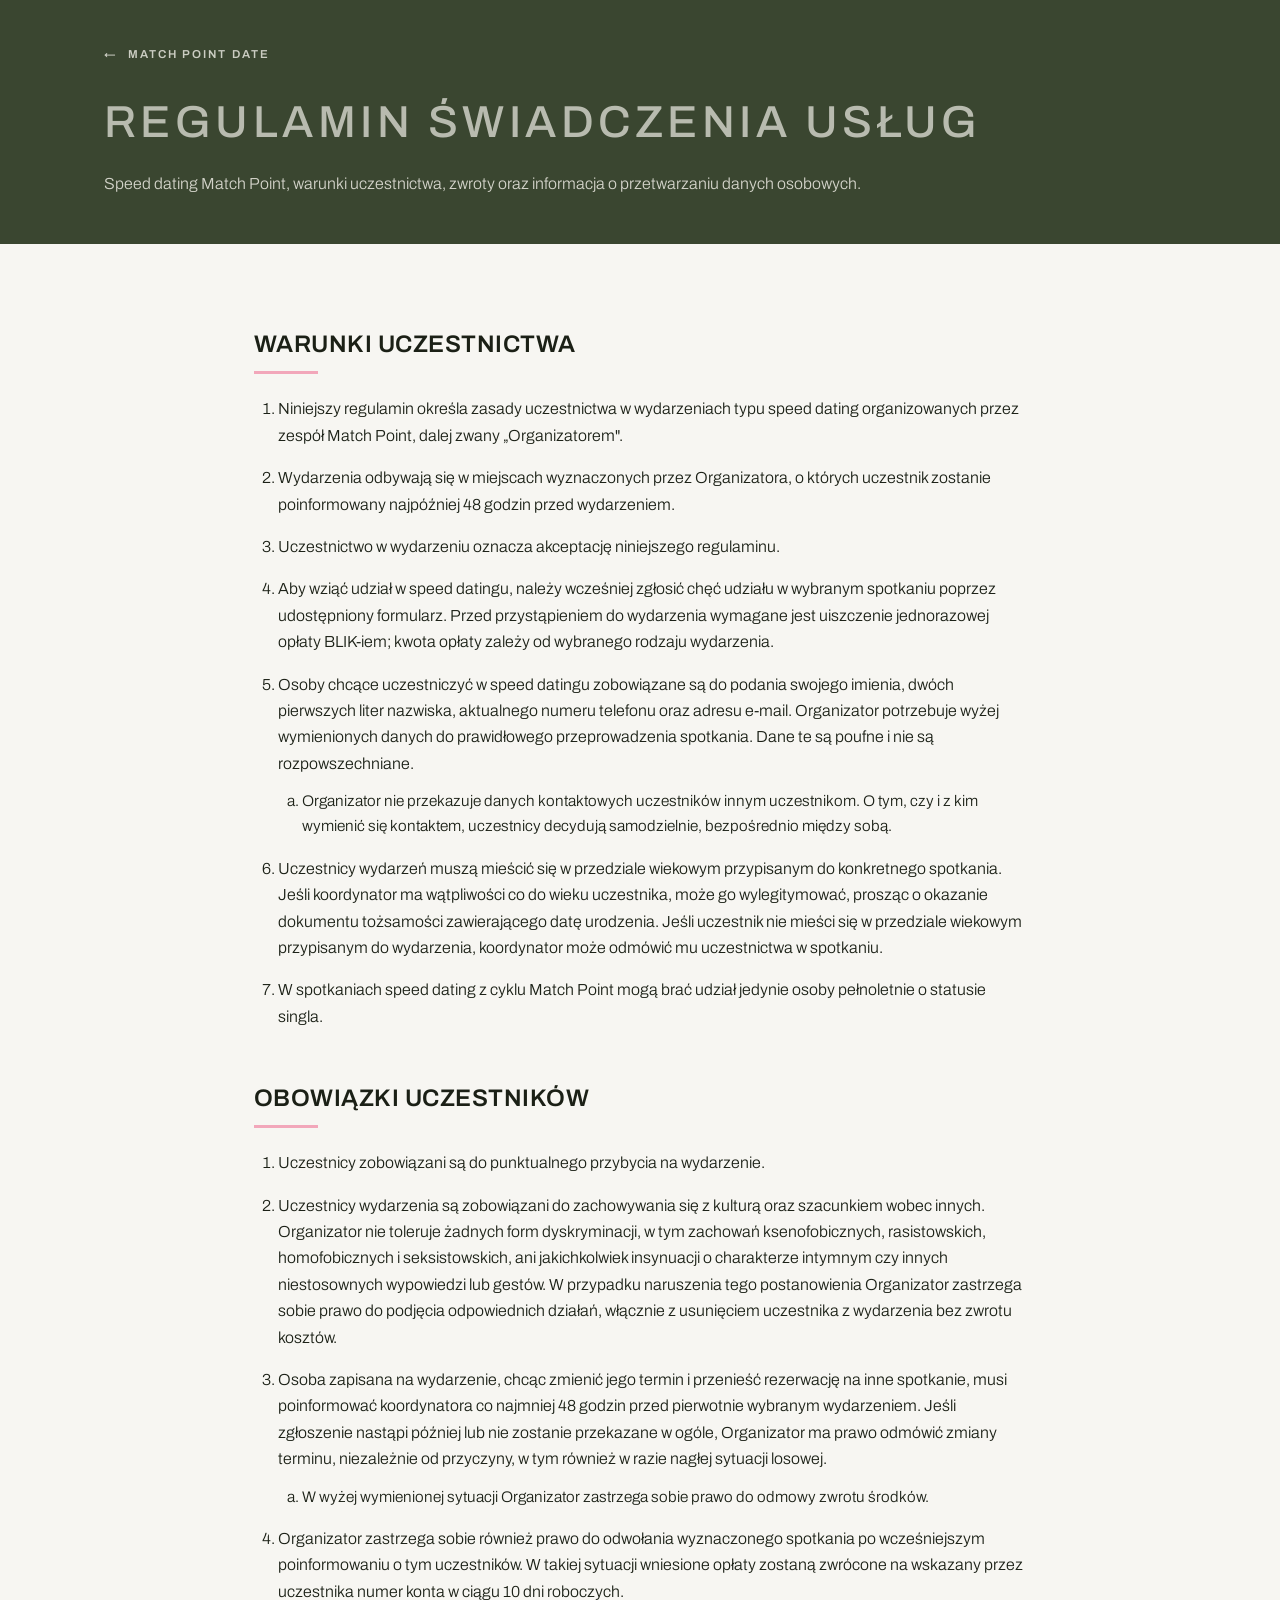
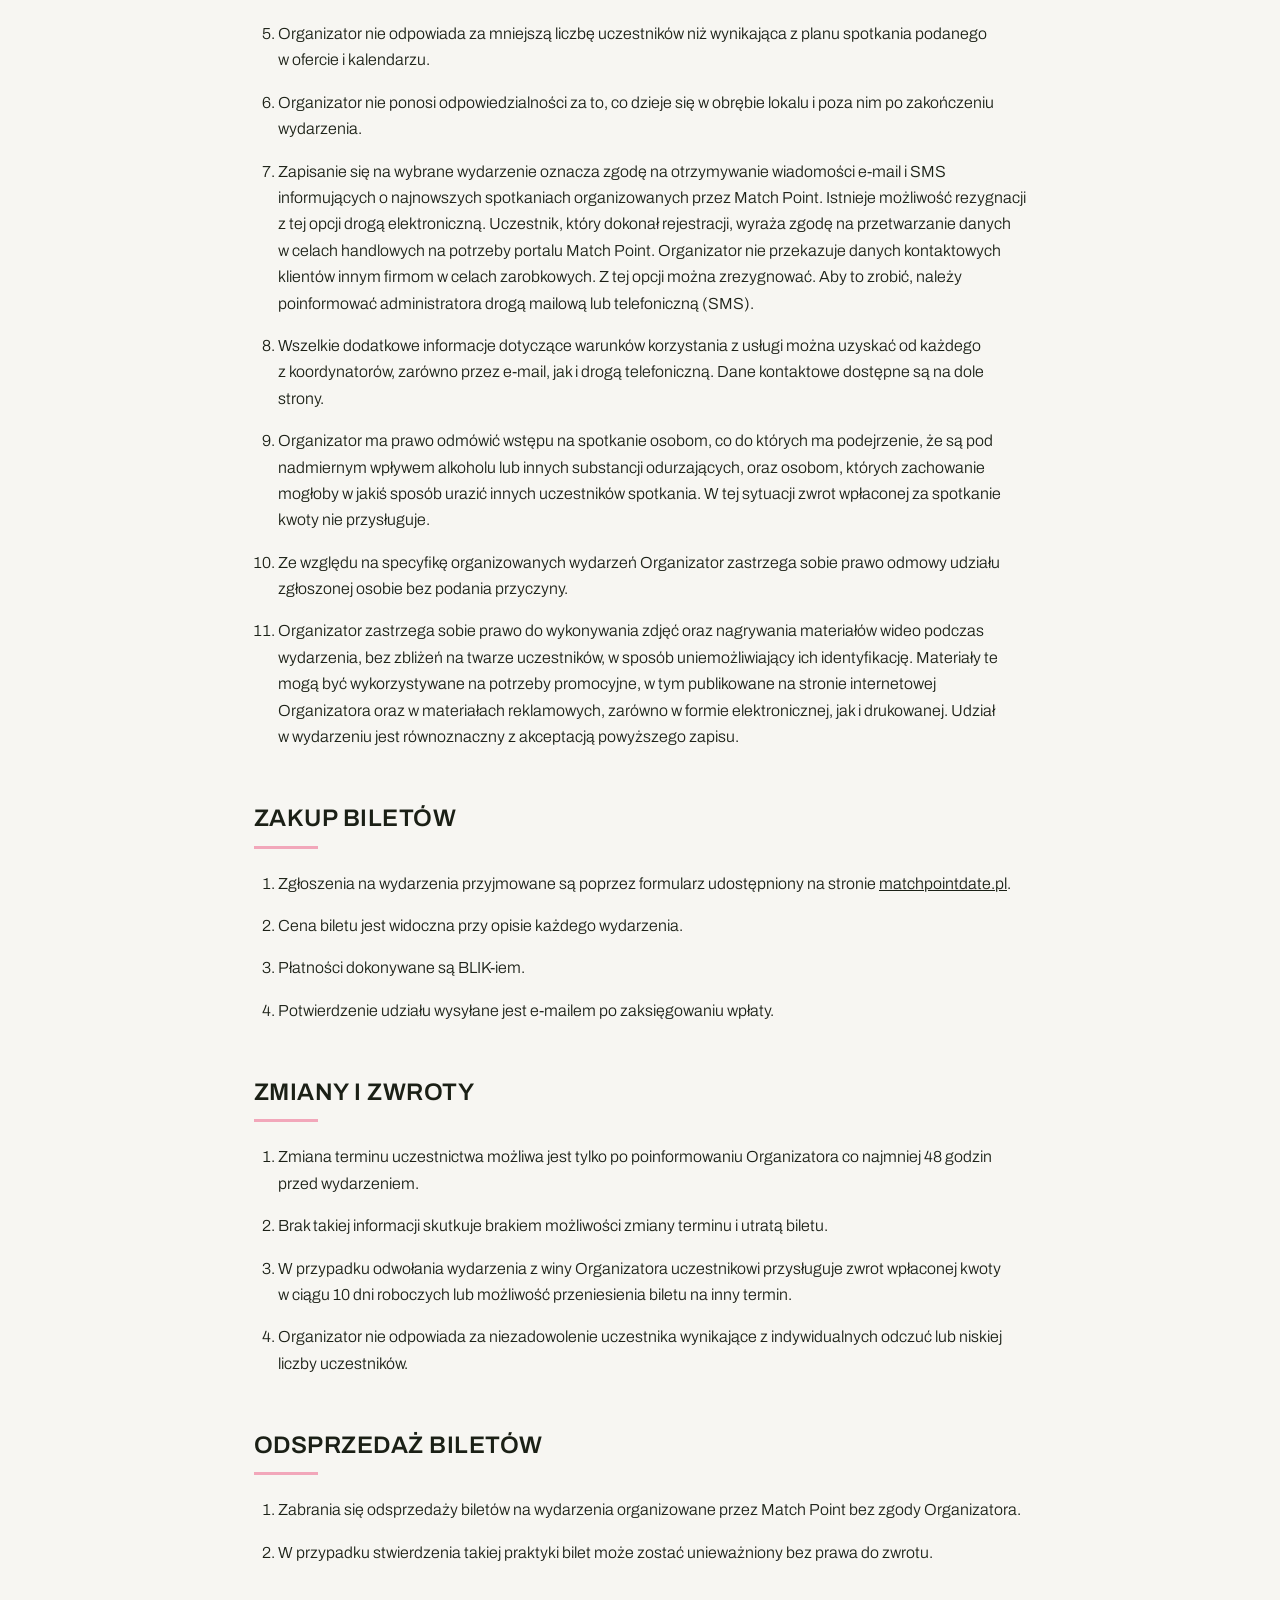
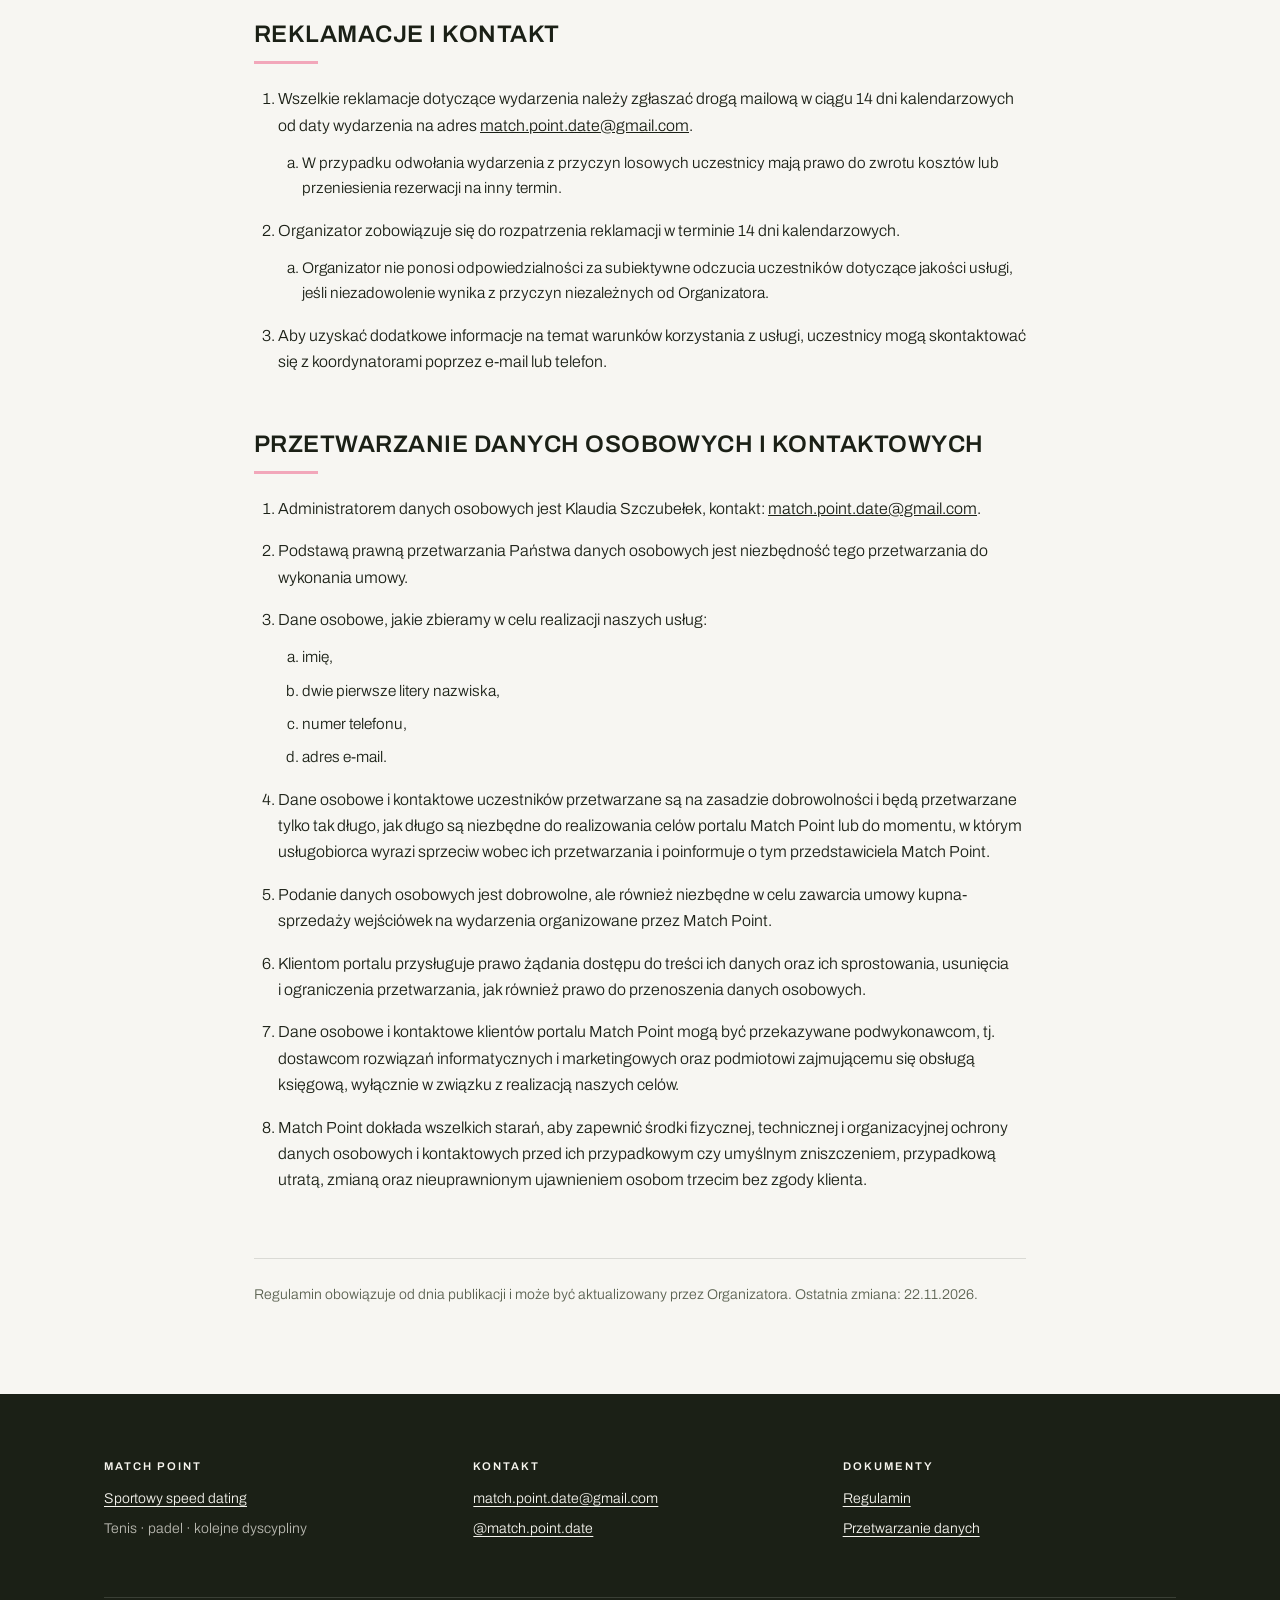
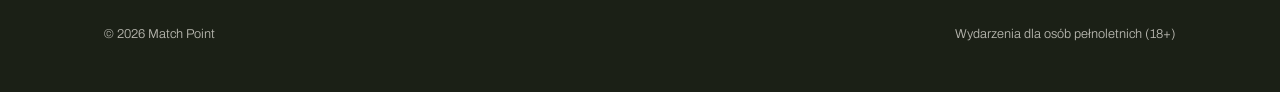
<file: regulamin.html>
<!DOCTYPE html>
<html lang="pl">
<head>
<meta charset="utf-8">
<meta name="viewport" content="width=device-width, initial-scale=1">
<title>Regulamin i przetwarzanie danych | Match Point</title>
<meta name="description" content="Regulamin świadczenia usług speed datingu Match Point oraz informacja o przetwarzaniu danych osobowych.">
<meta name="theme-color" content="#55634a">
<meta name="robots" content="index,follow">

<meta property="og:type" content="website">
<meta property="og:title" content="Regulamin | Match Point">
<meta property="og:locale" content="pl_PL">
<meta property="og:url" content="https://matchpointdate.pl/regulamin.html">
<link rel="canonical" href="https://matchpointdate.pl/regulamin.html">

<link rel="preconnect" href="https://fonts.googleapis.com">
<link rel="preconnect" href="https://fonts.gstatic.com" crossorigin>
<link href="https://fonts.googleapis.com/css2?family=Archivo:wght@300;400;500;600;700&family=Great+Vibes&display=swap" rel="stylesheet">
<link rel="icon" href="favicon.svg" type="image/svg+xml">
<link rel="stylesheet" href="styles.css">
</head>
<body class="doc">

<header class="doc-head">
  <div class="wrap">
    <a class="back" href="index.html"><span aria-hidden="true">←</span> Match&nbsp;Point&nbsp;Date</a>
    <h1>Regulamin świadczenia usług</h1>
    <p style="margin:14px 0 0;font-weight:300;color:rgba(245,243,236,.82)">
      Speed dating Match Point, warunki uczestnictwa, zwroty oraz informacja o&nbsp;przetwarzaniu danych osobowych.
    </p>
  </div>
</header>

<main class="doc-body">
  <div class="wrap">

    <h2>Warunki uczestnictwa</h2>
    <ol>
      <li>Niniejszy regulamin określa zasady uczestnictwa w&nbsp;wydarzeniach typu speed dating organizowanych przez zespół Match Point, dalej zwany „Organizatorem".</li>
      <li>Wydarzenia odbywają się w&nbsp;miejscach wyznaczonych przez Organizatora, o&nbsp;których uczestnik zostanie poinformowany najpóźniej 48&nbsp;godzin przed wydarzeniem.</li>
      <li>Uczestnictwo w&nbsp;wydarzeniu oznacza akceptację niniejszego regulaminu.</li>
      <li>Aby wziąć udział w&nbsp;speed datingu, należy wcześniej zgłosić chęć udziału w&nbsp;wybranym spotkaniu poprzez udostępniony formularz. Przed przystąpieniem do wydarzenia wymagane jest uiszczenie jednorazowej opłaty BLIK-iem; kwota opłaty zależy od wybranego rodzaju wydarzenia.</li>
      <li>
        Osoby chcące uczestniczyć w&nbsp;speed datingu zobowiązane są do podania swojego imienia, dwóch pierwszych liter nazwiska, aktualnego numeru telefonu oraz adresu e-mail. Organizator potrzebuje wyżej wymienionych danych do prawidłowego przeprowadzenia spotkania. Dane te są poufne i&nbsp;nie są rozpowszechniane.
        <ol>
          <li>Organizator nie przekazuje danych kontaktowych uczestników innym uczestnikom. O&nbsp;tym, czy i&nbsp;z&nbsp;kim wymienić się kontaktem, uczestnicy decydują samodzielnie, bezpośrednio między sobą.</li>
        </ol>
      </li>
      <li>Uczestnicy wydarzeń muszą mieścić się w&nbsp;przedziale wiekowym przypisanym do konkretnego spotkania. Jeśli koordynator ma wątpliwości co do wieku uczestnika, może go wylegitymować, prosząc o&nbsp;okazanie dokumentu tożsamości zawierającego datę urodzenia. Jeśli uczestnik nie mieści się w&nbsp;przedziale wiekowym przypisanym do wydarzenia, koordynator może odmówić mu uczestnictwa w&nbsp;spotkaniu.</li>
      <li>W&nbsp;spotkaniach speed dating z&nbsp;cyklu Match Point mogą brać udział jedynie osoby pełnoletnie o&nbsp;statusie singla.</li>
    </ol>

    <h2>Obowiązki uczestników</h2>
    <ol>
      <li>Uczestnicy zobowiązani są do punktualnego przybycia na wydarzenie.</li>
      <li>Uczestnicy wydarzenia są zobowiązani do zachowywania się z&nbsp;kulturą oraz szacunkiem wobec innych. Organizator nie toleruje żadnych form dyskryminacji, w&nbsp;tym zachowań ksenofobicznych, rasistowskich, homofobicznych i&nbsp;seksistowskich, ani jakichkolwiek insynuacji o&nbsp;charakterze intymnym czy innych niestosownych wypowiedzi lub gestów. W&nbsp;przypadku naruszenia tego postanowienia Organizator zastrzega sobie prawo do podjęcia odpowiednich działań, włącznie z&nbsp;usunięciem uczestnika z&nbsp;wydarzenia bez zwrotu kosztów.</li>
      <li>
        Osoba zapisana na wydarzenie, chcąc zmienić jego termin i&nbsp;przenieść rezerwację na inne spotkanie, musi poinformować koordynatora co najmniej 48&nbsp;godzin przed pierwotnie wybranym wydarzeniem. Jeśli zgłoszenie nastąpi później lub nie zostanie przekazane w&nbsp;ogóle, Organizator ma prawo odmówić zmiany terminu, niezależnie od przyczyny, w&nbsp;tym również w&nbsp;razie nagłej sytuacji losowej.
        <ol>
          <li>W&nbsp;wyżej wymienionej sytuacji Organizator zastrzega sobie prawo do odmowy zwrotu środków.</li>
        </ol>
      </li>
      <li>Organizator zastrzega sobie również prawo do odwołania wyznaczonego spotkania po wcześniejszym poinformowaniu o&nbsp;tym uczestników. W&nbsp;takiej sytuacji wniesione opłaty zostaną zwrócone na wskazany przez uczestnika numer konta w&nbsp;ciągu 10&nbsp;dni roboczych.</li>
      <li>Organizator nie odpowiada za mniejszą liczbę uczestników niż wynikająca z&nbsp;planu spotkania podanego w&nbsp;ofercie i&nbsp;kalendarzu.</li>
      <li>Organizator nie ponosi odpowiedzialności za to, co dzieje się w&nbsp;obrębie lokalu i&nbsp;poza nim po zakończeniu wydarzenia.</li>
      <li>Zapisanie się na wybrane wydarzenie oznacza zgodę na otrzymywanie wiadomości e-mail i&nbsp;SMS informujących o&nbsp;najnowszych spotkaniach organizowanych przez Match Point. Istnieje możliwość rezygnacji z&nbsp;tej opcji drogą elektroniczną. Uczestnik, który dokonał rejestracji, wyraża zgodę na przetwarzanie danych w&nbsp;celach handlowych na potrzeby portalu Match Point. Organizator nie przekazuje danych kontaktowych klientów innym firmom w&nbsp;celach zarobkowych. Z&nbsp;tej opcji można zrezygnować. Aby to zrobić, należy poinformować administratora drogą mailową lub telefoniczną (SMS).</li>
      <li>Wszelkie dodatkowe informacje dotyczące warunków korzystania z&nbsp;usługi można uzyskać od każdego z&nbsp;koordynatorów, zarówno przez e-mail, jak i&nbsp;drogą telefoniczną. Dane kontaktowe dostępne są na dole strony.</li>
      <li>Organizator ma prawo odmówić wstępu na spotkanie osobom, co do których ma podejrzenie, że są pod nadmiernym wpływem alkoholu lub innych substancji odurzających, oraz osobom, których zachowanie mogłoby w&nbsp;jakiś sposób urazić innych uczestników spotkania. W&nbsp;tej sytuacji zwrot wpłaconej za spotkanie kwoty nie przysługuje.</li>
      <li>Ze względu na specyfikę organizowanych wydarzeń Organizator zastrzega sobie prawo odmowy udziału zgłoszonej osobie bez podania przyczyny.</li>
      <li>Organizator zastrzega sobie prawo do wykonywania zdjęć oraz nagrywania materiałów wideo podczas wydarzenia, bez zbliżeń na twarze uczestników, w&nbsp;sposób uniemożliwiający ich identyfikację. Materiały te mogą być wykorzystywane na potrzeby promocyjne, w&nbsp;tym publikowane na stronie internetowej Organizatora oraz w&nbsp;materiałach reklamowych, zarówno w&nbsp;formie elektronicznej, jak i&nbsp;drukowanej. Udział w&nbsp;wydarzeniu jest równoznaczny z&nbsp;akceptacją powyższego zapisu.</li>
    </ol>

    <h2>Zakup biletów</h2>
    <ol>
      <li>Zgłoszenia na wydarzenia przyjmowane są poprzez formularz udostępniony na stronie <a href="index.html">matchpointdate.pl</a>.</li>
      <li>Cena biletu jest widoczna przy opisie każdego wydarzenia.</li>
      <li>Płatności dokonywane są BLIK-iem.</li>
      <li>Potwierdzenie udziału wysyłane jest e-mailem po zaksięgowaniu wpłaty.</li>
    </ol>

    <h2>Zmiany i zwroty</h2>
    <ol>
      <li>Zmiana terminu uczestnictwa możliwa jest tylko po poinformowaniu Organizatora co najmniej 48&nbsp;godzin przed wydarzeniem.</li>
      <li>Brak takiej informacji skutkuje brakiem możliwości zmiany terminu i&nbsp;utratą biletu.</li>
      <li>W&nbsp;przypadku odwołania wydarzenia z&nbsp;winy Organizatora uczestnikowi przysługuje zwrot wpłaconej kwoty w&nbsp;ciągu 10&nbsp;dni roboczych lub możliwość przeniesienia biletu na inny termin.</li>
      <li>Organizator nie odpowiada za niezadowolenie uczestnika wynikające z&nbsp;indywidualnych odczuć lub niskiej liczby uczestników.</li>
    </ol>

    <h2>Odsprzedaż biletów</h2>
    <ol>
      <li>Zabrania się odsprzedaży biletów na wydarzenia organizowane przez Match Point bez zgody Organizatora.</li>
      <li>W&nbsp;przypadku stwierdzenia takiej praktyki bilet może zostać unieważniony bez prawa do zwrotu.</li>
    </ol>

    <h2>Reklamacje i kontakt</h2>
    <ol>
      <li>
        Wszelkie reklamacje dotyczące wydarzenia należy zgłaszać drogą mailową w&nbsp;ciągu 14&nbsp;dni kalendarzowych od daty wydarzenia na adres <a href="mailto:match.point.date@gmail.com">match.point.date@gmail.com</a>.
        <ol>
          <li>W&nbsp;przypadku odwołania wydarzenia z&nbsp;przyczyn losowych uczestnicy mają prawo do zwrotu kosztów lub przeniesienia rezerwacji na inny termin.</li>
        </ol>
      </li>
      <li>
        Organizator zobowiązuje się do rozpatrzenia reklamacji w&nbsp;terminie 14&nbsp;dni kalendarzowych.
        <ol>
          <li>Organizator nie ponosi odpowiedzialności za subiektywne odczucia uczestników dotyczące jakości usługi, jeśli niezadowolenie wynika z&nbsp;przyczyn niezależnych od Organizatora.</li>
        </ol>
      </li>
      <li>Aby uzyskać dodatkowe informacje na temat warunków korzystania z&nbsp;usługi, uczestnicy mogą skontaktować się z&nbsp;koordynatorami poprzez e-mail lub telefon.</li>
    </ol>

    <h2 id="dane">Przetwarzanie danych osobowych i kontaktowych</h2>
    <ol>
      <li>Administratorem danych osobowych jest Klaudia Szczubełek, kontakt: <a href="mailto:match.point.date@gmail.com">match.point.date@gmail.com</a>.</li>
      <li>Podstawą prawną przetwarzania Państwa danych osobowych jest niezbędność tego przetwarzania do wykonania umowy.</li>
      <li>
        Dane osobowe, jakie zbieramy w&nbsp;celu realizacji naszych usług:
        <ol>
          <li>imię,</li>
          <li>dwie pierwsze litery nazwiska,</li>
          <li>numer telefonu,</li>
          <li>adres e-mail.</li>
        </ol>
      </li>
      <li>Dane osobowe i&nbsp;kontaktowe uczestników przetwarzane są na zasadzie dobrowolności i&nbsp;będą przetwarzane tylko tak długo, jak długo są niezbędne do realizowania celów portalu Match Point lub do momentu, w&nbsp;którym usługobiorca wyrazi sprzeciw wobec ich przetwarzania i&nbsp;poinformuje o&nbsp;tym przedstawiciela Match Point.</li>
      <li>Podanie danych osobowych jest dobrowolne, ale również niezbędne w&nbsp;celu zawarcia umowy kupna-sprzedaży wejściówek na wydarzenia organizowane przez Match Point.</li>
      <li>Klientom portalu przysługuje prawo żądania dostępu do treści ich danych oraz ich sprostowania, usunięcia i&nbsp;ograniczenia przetwarzania, jak również prawo do przenoszenia danych osobowych.</li>
      <li>Dane osobowe i&nbsp;kontaktowe klientów portalu Match Point mogą być przekazywane podwykonawcom, tj. dostawcom rozwiązań informatycznych i&nbsp;marketingowych oraz podmiotowi zajmującemu się obsługą księgową, wyłącznie w&nbsp;związku z&nbsp;realizacją naszych celów.</li>
      <li>Match Point dokłada wszelkich starań, aby zapewnić środki fizycznej, technicznej i&nbsp;organizacyjnej ochrony danych osobowych i&nbsp;kontaktowych przed ich przypadkowym czy umyślnym zniszczeniem, przypadkową utratą, zmianą oraz nieuprawnionym ujawnieniem osobom trzecim bez zgody klienta.</li>
    </ol>

    <p class="updated">
      Regulamin obowiązuje od dnia publikacji i&nbsp;może być aktualizowany przez Organizatora. Ostatnia zmiana: 22.11.2026.
    </p>

  </div>
</main>

<footer>
  <div class="wrap">
    <div class="fgrid">
      <div>
        <h4>Match Point</h4>
        <p><a href="index.html">Sportowy speed dating</a></p>
        <p>Tenis · padel · kolejne dyscypliny</p>
      </div>
      <div>
        <h4>Kontakt</h4>
        <p><a href="mailto:match.point.date@gmail.com">match.point.date@gmail.com</a></p>
        <p><a href="https://www.instagram.com/match.point.date/" rel="noopener">@match.point.date</a></p>
      </div>
      <div>
        <h4>Dokumenty</h4>
        <p><a href="regulamin.html">Regulamin</a></p>
        <p><a href="regulamin.html#dane">Przetwarzanie danych</a></p>
      </div>
    </div>
    <div class="fbot">
      <span>© 2026 Match Point</span>
      <span>Wydarzenia dla osób pełnoletnich (18+)</span>
    </div>
  </div>
</footer>

<script src="config.js"></script>
<script src="analytics.js"></script>
</body>
</html>
</file>
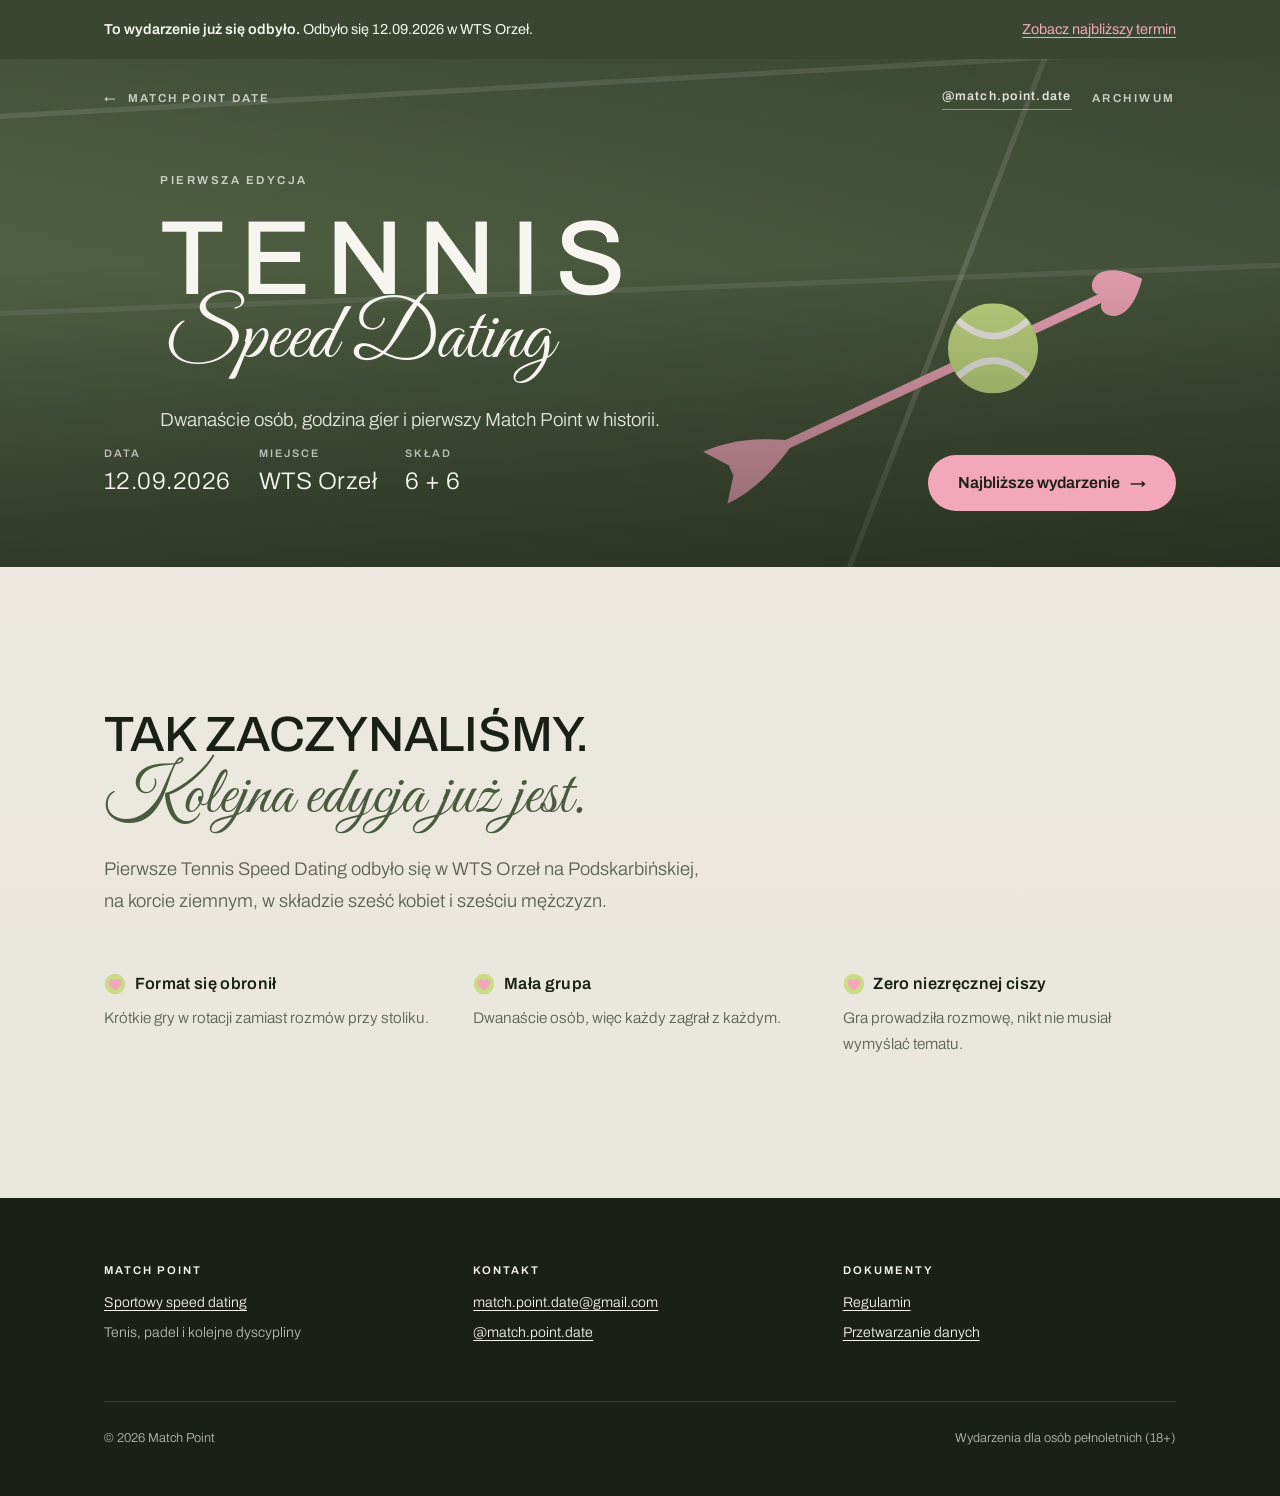
<file: tennis-speed-dating-12-09.html>
<!DOCTYPE html>
<html lang="pl">
<head>
<meta charset="utf-8">
<meta name="viewport" content="width=device-width, initial-scale=1">
<title>Tennis Speed Dating 12.09.2026 · pierwsza edycja | Match Point</title>
<meta name="description" content="Pierwsza edycja Tennis Speed Dating, 12.09.2026, WTS Orzeł w Warszawie. Wydarzenie się odbyło. Sprawdź najbliższy termin.">
<meta name="theme-color" content="#55634a">

<meta property="og:type" content="website">
<meta property="og:title" content="Tennis Speed Dating 12.09.2026 · pierwsza edycja">
<meta property="og:locale" content="pl_PL">
<meta property="og:url" content="https://matchpointdate.pl/tennis-speed-dating-12-09.html">
<link rel="canonical" href="https://matchpointdate.pl/tennis-speed-dating-12-09.html">

<link rel="preconnect" href="https://fonts.googleapis.com">
<link rel="preconnect" href="https://fonts.gstatic.com" crossorigin>
<link href="https://fonts.googleapis.com/css2?family=Archivo:wght@300;400;500;600;700&family=Great+Vibes&display=swap" rel="stylesheet">
<link rel="icon" href="favicon.svg" type="image/svg+xml">
<link rel="stylesheet" href="styles.css">
</head>
<body class="ev">

<div class="notice">
  <div class="wrap">
    <span><b>To wydarzenie już się odbyło.</b> Odbyło się 12.09.2026 w&nbsp;WTS Orzeł.</span>
    <a href="index.html#terminy">Zobacz najbliższy termin</a>
  </div>
</div>

<header class="hero hero--short">
  <div class="court" aria-hidden="true">
    <svg viewBox="0 0 1200 900" preserveAspectRatio="xMidYMid slice" role="presentation">
      <!-- Narozik kortu: linia koncowa, biegnaca od niej linia boczna
           i slabsza linia serwisowa. Trzy kreski, nic wiecej.
           Pelny uklad kortu w perspektywie — z polami serwisowymi,
           siatka i korytarzami deblowymi — byl probowany i odpadl:
           robil sie z tego gesty rysunek techniczny pod tekstem,
           zamiast tla. Tu ma byc tylko sugestia kortu.
           Kolory sa z palety: linie to --line przy niskim kryciu,
           nawierzchnia to gradient trzech zieleni kortu, ustawiony
           w .court w styles.css.
           preserveAspectRatio="slice" przycina kadr, a nie rozciaga —
           rozciaganie rozjezdzalo linie w miekkie smugi. -->
      <g fill="none" stroke="#f7f5ef" stroke-opacity="0.16" stroke-width="5">
        <path d="M-40 268 1240 196"/>
        <path d="M980 210 700 940"/>
        <path d="M-40 452 1240 404" stroke-opacity="0.09"/>
      </g>
    </svg>
  </div>
  <!-- Znak marki: strzala przebijajaca pilke. Grafika jest wpisana
       w strone, a nie podlaczona przez <img>, zeby animacja szla na
       JEDNYM zegarze razem z reszta CSS.
       Cala strzala — lotki, drzewce i grot — jest w jednej grupie,
       ktora w animacji przesuwa sie wzdluz wlasnej osi. Dzieki temu
       strzala ma przez caly lot te sama dlugosc: nic sie nie rysuje
       i nic nie dolatuje osobno.
       Pilka jest narysowana PO strzale, wiec zaslania to, co za nia
       przelatuje. To ona daje wrazenie przebicia.
       Geometria, kat i os czasu siedza w styles.css, sekcja .diag. -->
  <div class="diag" aria-hidden="true">
    <!-- Strzala i pilka sa w DWOCH osobnych SVG, a nie w jednym.
         Powod jest czysto praktyczny: animacja transformu na grupie <g>
         wewnatrz SVG potrafi sie w ogole nie malowac. Grupa ma wtedy
         poprawny obrys, poprawny stroke i transform none, a na ekranie
         jej nie ma. Animujemy wiec transform na samych elementach
         <svg>, bo to dziala pewnie. Pilka jest po strzale, wiec
         zaslania to, co za nia przelatuje — i to daje przebicie. -->
    <span class="strzala-lot"><svg class="strzala-svg" viewBox="0 0 1000 280" overflow="visible" role="presentation">
      <!-- Lotki to dwa PELNE piora, a nie dwie kreski. Kazde ma z tylu
           JEDEN koniec, a wciecie miedzy nimi schodzi az do drzewca:
           tyl strzaly zamyka plaski koniec drzewca w 74. Drzewiec nie
           wystaje za piora — wczesniej wystawal, bo mial zaokraglona
           nasadke i zaczynal sie w 40, czyli za koncami lotek.
           Piora sa wypelnione, drzewce jest stroke'iem — dlatego lezy
           nizej w kolejnosci i styk chowa sie pod piorami. -->
      <g fill="#f2a7ba">
        <path d="M215 142Q120 84 40 84L80 137Z"/>
        <path d="M215 138Q120 196 40 196L80 143Z"/>
        <!-- Grot: serce obrocone o -90 stopni, czubkiem w kierunku lotu.
             Czubek wypada dokladnie na osi, w punkcie 960 140, a wciecie
             miedzy garbami na 888 — tam konczy sie drzewce i dlatego
             styk jest niewidoczny. -->
        <path transform="translate(844.6 198.9) rotate(-90) scale(.982 1.154)"
              d="M60 100C10 66 4 34 26 20 44 9 60 24 60 38 60 24 76 9 94 20 116 34 110 66 60 100Z"/>
      </g>
      <path d="M74 140H895" fill="none" stroke="#f2a7ba"
            stroke-width="18"/>
    </svg></span>

    <!-- Pilka stoi w punkcie przebicia, czyli tam, gdzie w viewBoxie
         strzaly byl jej srodek: 640 140 przy 1000x280. Polozenie jest
         w procentach pudelka .diag, wiec trzyma sie przy kazdej
         dlugosci strzaly. -->
    <span class="pilka-kosz"><svg class="pilka-svg" viewBox="0 0 176 176" role="presentation">
      <defs><clipPath id="mpPilka"><circle cx="88" cy="88" r="88"/></clipPath></defs>
      <circle cx="88" cy="88" r="88" fill="#c9dd85"/>
      <g clip-path="url(#mpPilka)" fill="none" stroke="#f7f5ef"
         stroke-width="12.4" stroke-linecap="butt">
        <path d="M19 33Q88 95 157 33"/>
        <path d="M19 143Q88 81 157 143"/>
      </g>
    </svg></span>
  </div>

  <div class="wrap hero-top">
    <a class="back" href="index.html"><span aria-hidden="true">←</span> Match&nbsp;Point&nbsp;Date</a>
    <span class="right">
      <a class="ig" href="https://www.instagram.com/match.point.date/" target="_blank" rel="noopener">@match.point.date</a>
      <span class="eyebrow">Archiwum</span>
    </span>
  </div>

  <div class="wrap hero-mid">
    <span class="eyebrow" style="color:rgba(245,243,236,.78)">Pierwsza edycja</span>
    <div class="lockup" style="margin-top:18px">
      <span class="n">Tennis</span>
      <span class="s">Speed Dating</span>
    </div>
    <p class="lead">Dwanaście osób, godzina gier i&nbsp;pierwszy Match Point w&nbsp;historii.</p>
  </div>

  <div class="wrap hero-bottom">
    <ul class="meta">
      <li><span class="k">Data</span><span class="v">12.09.2026</span></li>
      <li><span class="k">Miejsce</span><span class="v">WTS Orzeł</span></li>
      <li><span class="k">Skład</span><span class="v">6 + 6</span></li>
    </ul>
    <div>
      <a class="cta" href="index.html#wydarzenia">Najbliższe wydarzenie <span class="arw" aria-hidden="true">→</span></a>
    </div>
  </div>
</header>

<section class="alt">
  <div class="wrap">
    <h2 class="h2">
      Tak zaczynaliśmy.
      <span class="script">Kolejna edycja już jest.</span>
    </h2>
    <p class="sub">
      Pierwsze Tennis Speed Dating odbyło się w&nbsp;WTS Orzeł na Podskarbińskiej, na korcie ziemnym,
      w&nbsp;składzie sześć kobiet i&nbsp;sześciu mężczyzn.
    </p>

    <div class="cols">
      <div class="col">
        <h3><img class="ico" src="icon-ball-arrow.svg" alt="" width="22" height="22" loading="lazy"><span>Format się obronił</span></h3>
        <p>Krótkie gry w&nbsp;rotacji zamiast rozmów przy stoliku.</p>
      </div>
      <div class="col">
        <h3><img class="ico" src="icon-ball-arrow.svg" alt="" width="22" height="22" loading="lazy"><span>Mała grupa</span></h3>
        <p>Dwanaście osób, więc każdy zagrał z&nbsp;każdym.</p>
      </div>
      <div class="col">
        <h3><img class="ico" src="icon-ball-arrow.svg" alt="" width="22" height="22" loading="lazy"><span>Zero niezręcznej ciszy</span></h3>
        <p>Gra prowadziła rozmowę, nikt nie musiał wymyślać tematu.</p>
      </div>
    </div>
  </div>
</section>

<footer>
  <div class="wrap">
    <div class="fgrid">
      <div>
        <h4>Match Point</h4>
        <p><a href="index.html">Sportowy speed dating</a></p>
        <p>Tenis, padel i&nbsp;kolejne dyscypliny</p>
      </div>
      <div>
        <h4>Kontakt</h4>
        <p><a href="mailto:match.point.date@gmail.com">match.point.date@gmail.com</a></p>
        <p><a href="https://www.instagram.com/match.point.date/" rel="noopener">@match.point.date</a></p>
      </div>
      <div>
        <h4>Dokumenty</h4>
        <p><a href="regulamin.html">Regulamin</a></p>
        <p><a href="regulamin.html#dane">Przetwarzanie danych</a></p>
      </div>
    </div>
    <div class="fbot">
      <span>© 2026 Match Point</span>
      <span>Wydarzenia dla osób pełnoletnich (18+)</span>
    </div>
  </div>
</footer>

<script src="config.js"></script>
<script src="analytics.js"></script>
<script src="znak.js"></script>
</body>
</html>
</file>
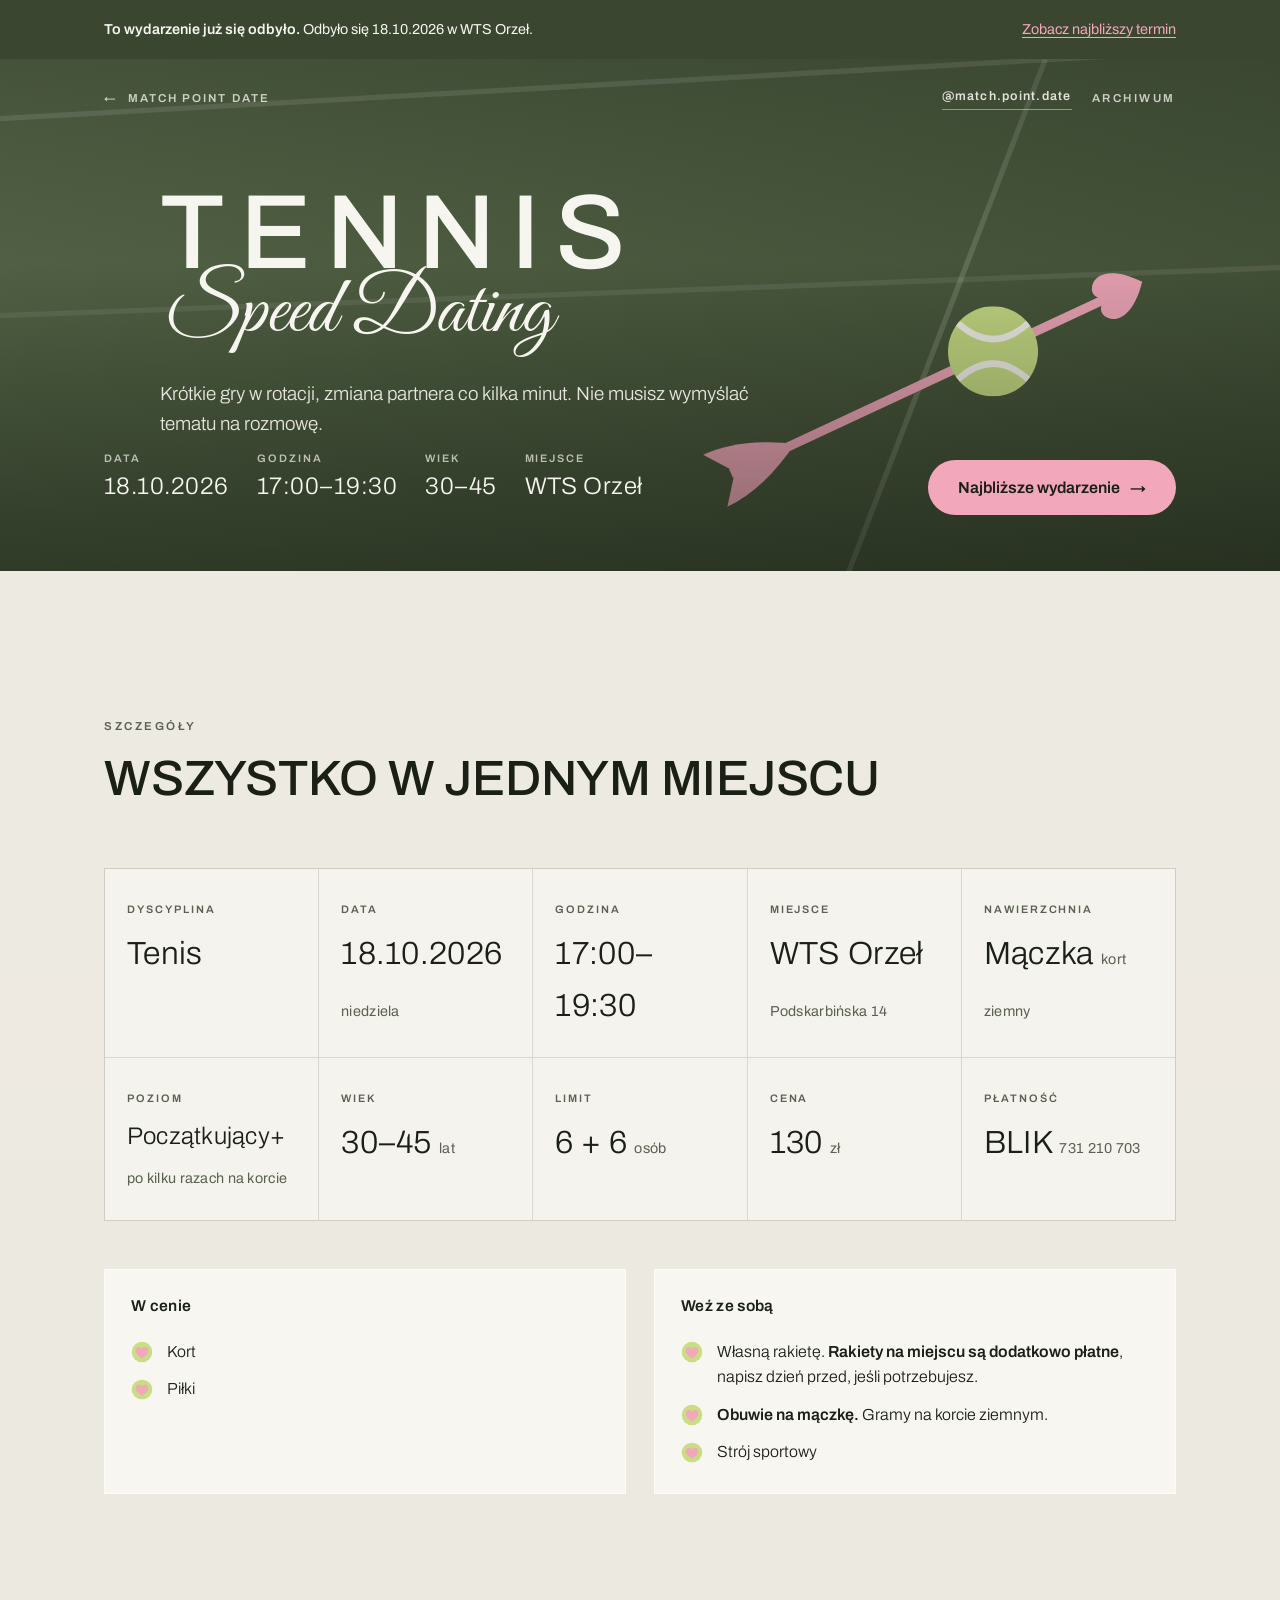
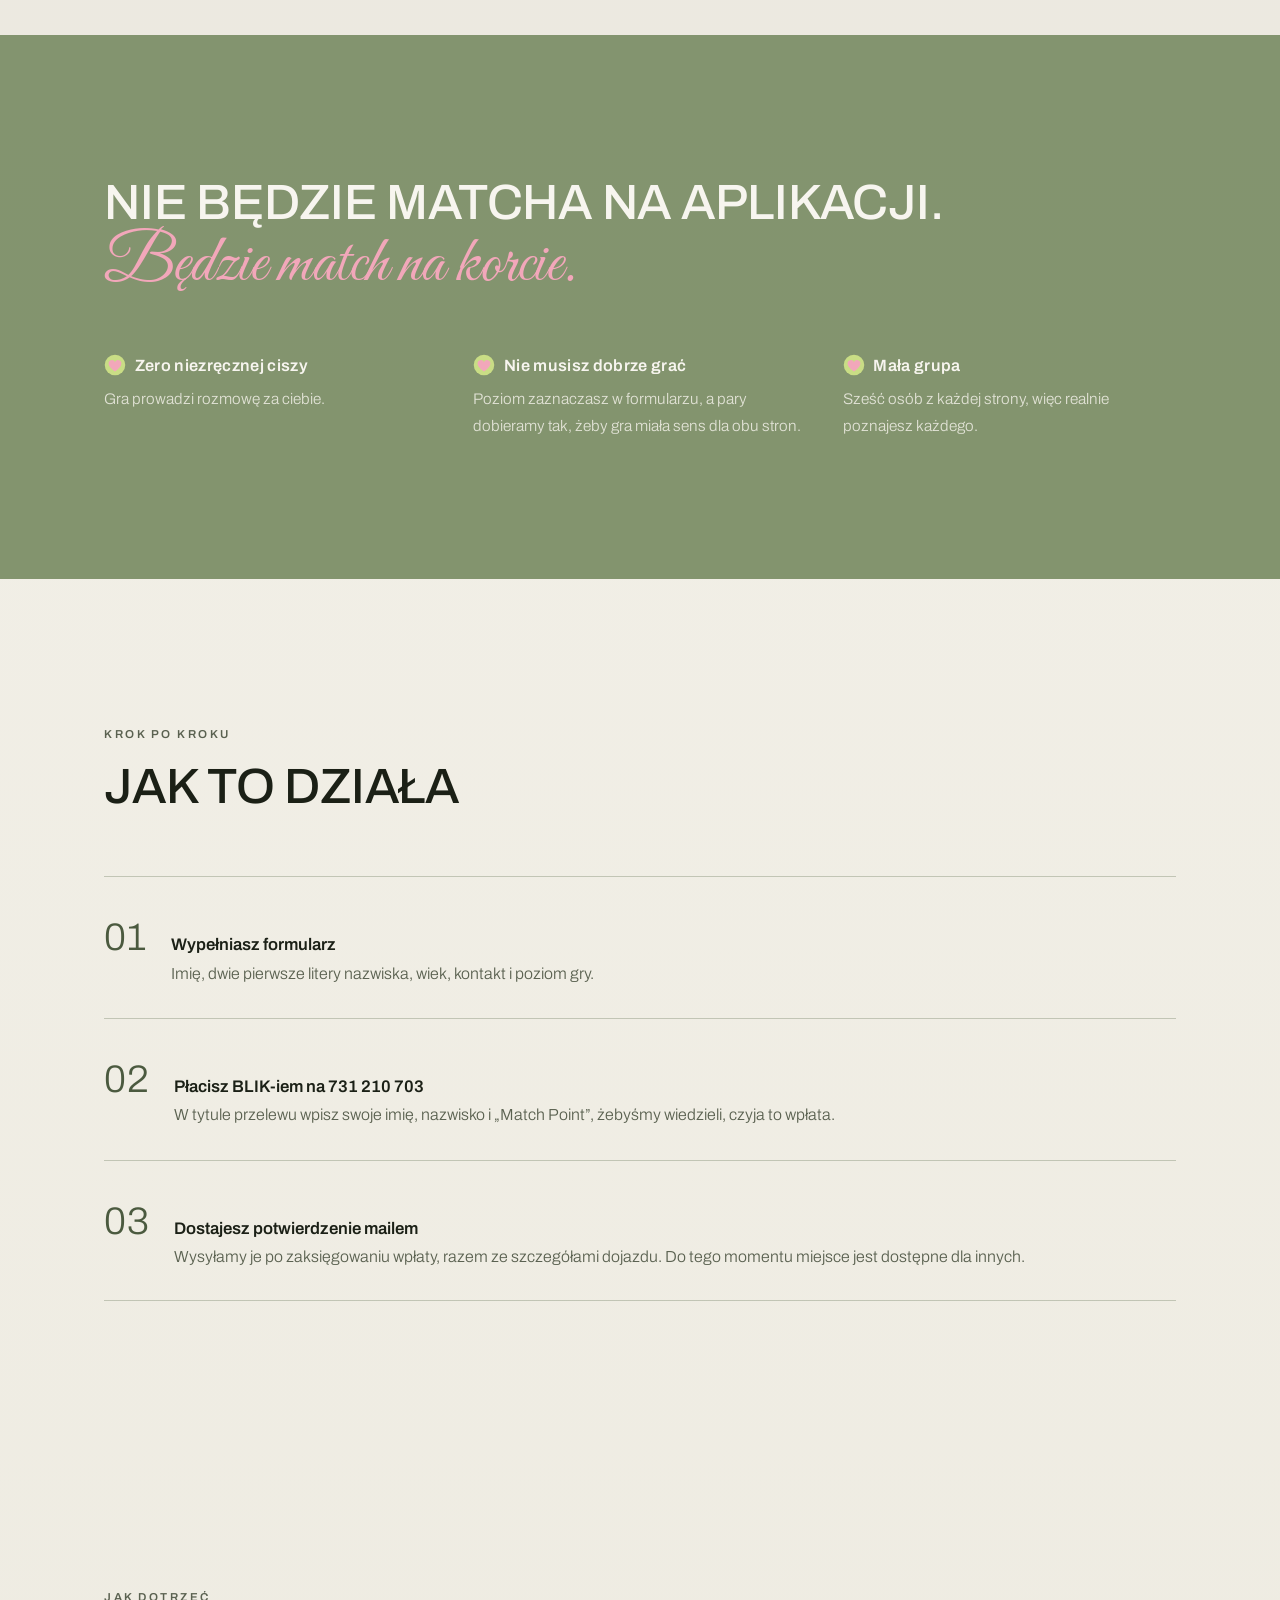
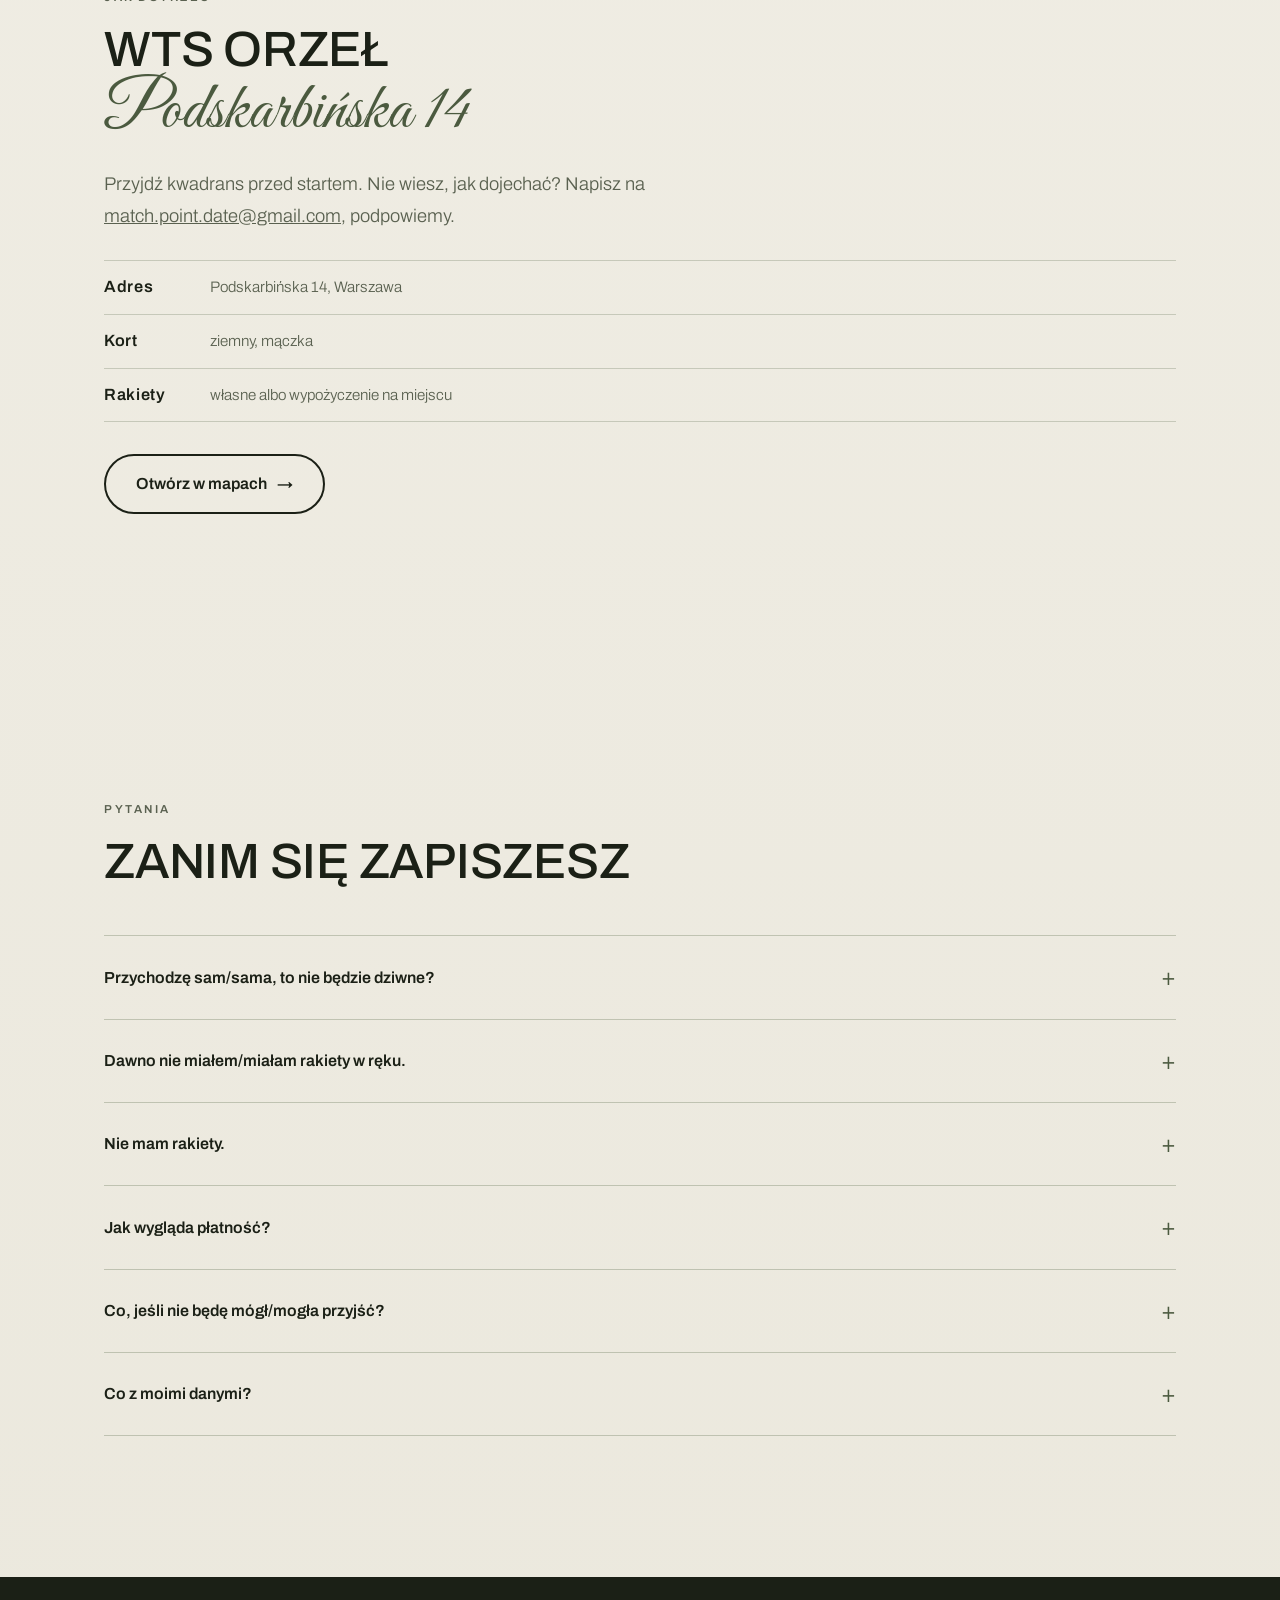
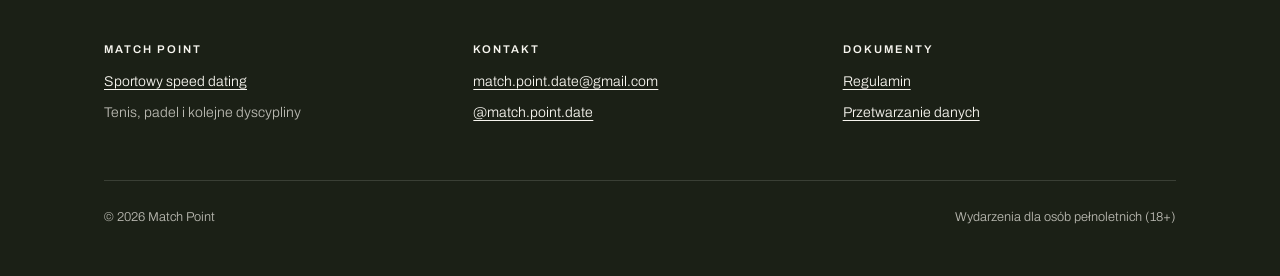
<file: tennis-speed-dating-18-10.html>
<!DOCTYPE html>
<html lang="pl">
<head>
<meta charset="utf-8">
<meta name="viewport" content="width=device-width, initial-scale=1">
<title>Tennis Speed Dating · 18.10.2026, 17:00 · Warszawa | Match Point</title>
<meta name="description" content="Tennis Speed Dating, 18.10.2026, 17:00–19:30, WTS Orzeł, Podskarbińska 14, Warszawa. Poziom początkujący+, wiek 30–45, 6 kobiet i 6 mężczyzn.">
<meta name="theme-color" content="#7d8f68">

<meta property="og:type" content="website">
<meta property="og:title" content="Tennis Speed Dating · 18.10.2026, 17:00 · Warszawa">
<meta property="og:description" content="Speed dating na korcie tenisowym. Krótkie gry w rotacji, zmiana partnera co kilka minut. WTS Orzeł, wiek 30–45, poziom początkujący+.">
<meta property="og:locale" content="pl_PL">
<meta property="og:url" content="https://matchpointdate.pl/tennis-speed-dating-18-10.html">
<link rel="canonical" href="https://matchpointdate.pl/tennis-speed-dating-18-10.html">

<link rel="preconnect" href="https://fonts.googleapis.com">
<link rel="preconnect" href="https://fonts.gstatic.com" crossorigin>
<link href="https://fonts.googleapis.com/css2?family=Archivo:wght@300;400;500;600;700&family=Great+Vibes&display=swap" rel="stylesheet">
<link rel="icon" href="favicon.svg" type="image/svg+xml">
<link rel="stylesheet" href="styles.css">

<!-- Dane, z ktorych aplikacja zlozyla te strone. Aplikacja czyta je
     przy edycji wydarzenia; strona sama z nich nie korzysta. -->
<script type="application/json" id="mp-strona">
{
  "lead": "Krótkie gry w rotacji, zmiana partnera co kilka minut. Nie musisz wymyślać tematu na rozmowę.",
  "opis": "Speed dating na korcie tenisowym. Krótkie gry w rotacji, zmiana partnera co kilka minut.",
  "nawierzchniaOpis": "kort ziemny",
  "poziomOpis": "po kilku razach na korcie",
  "wCenie": [
    "Kort",
    "Piłki"
  ],
  "wezZeSoba": [
    "Własną rakietę. **Rakiety na miejscu są dodatkowo płatne**, napisz dzień przed, jeśli potrzebujesz.",
    "**Obuwie na mączkę.** Gramy na korcie ziemnym.",
    "Strój sportowy"
  ],
  "kolumny": [
    [
      "Zero niezręcznej ciszy",
      "Gra prowadzi rozmowę za ciebie."
    ],
    [
      "Nie musisz dobrze grać",
      "Poziom zaznaczasz w formularzu, a pary dobieramy tak, żeby gra miała sens dla obu stron."
    ],
    [
      "Mała grupa",
      "Sześć osób z każdej strony, więc realnie poznajesz każdego."
    ]
  ],
  "formularzPoziom": "poziom gry",
  "poziomPytanie": "Poziom tenisa (skala NTRP)",
  "poziomOpcje": [
    "Początkujący+ (2.5 do 3.5)",
    "Średnio zaawansowany (4 do 4.5)",
    "Zaawansowany (5 do 7)"
  ],
  "poziomPodpowiedz": "",
  "dojazd": "Przyjdź kwadrans przed startem. Nie wiesz, jak dojechać? Napisz na match.point.date@gmail.com, podpowiemy.",
  "transit": [
    [
      "Kort",
      "ziemny, mączka"
    ],
    [
      "Rakiety",
      "własne albo wypożyczenie na miejscu"
    ]
  ],
  "faq": [
    [
      "Dawno nie miałem/miałam rakiety w ręku.",
      "To wydarzenie jest właśnie dla takich osób. Nie ma meczu, nie ma wyniku, nikt nie ocenia techniki."
    ],
    [
      "Nie mam rakiety.",
      "Rakietę można wypożyczyć na miejscu, za dodatkową opłatą. Napisz na match.point.date@gmail.com dzień przed wydarzeniem."
    ]
  ],
  "kolor": "#7d8f68",
  "klasaBody": "ev"
}
</script>
</head>
<body class="ev">

<div class="notice">
  <div class="wrap">
    <span><b>To wydarzenie już się odbyło.</b> Odbyło się 18.10.2026 w&nbsp;WTS Orzeł.</span>
    <a href="index.html#terminy">Zobacz najbliższy termin</a>
  </div>
</div>

<header class="hero hero--short">
  <div class="court" aria-hidden="true">
    <svg viewBox="0 0 1200 900" preserveAspectRatio="xMidYMid slice" role="presentation">
      <!-- Narozik kortu: linia koncowa, biegnaca od niej linia boczna
           i slabsza linia serwisowa. Trzy kreski, nic wiecej.
           Pelny uklad kortu w perspektywie — z polami serwisowymi,
           siatka i korytarzami deblowymi — byl probowany i odpadl:
           robil sie z tego gesty rysunek techniczny pod tekstem,
           zamiast tla. Tu ma byc tylko sugestia kortu.
           Kolory sa z palety: linie to --line przy niskim kryciu,
           nawierzchnia to gradient trzech zieleni kortu, ustawiony
           w .court w styles.css.
           preserveAspectRatio="slice" przycina kadr, a nie rozciaga —
           rozciaganie rozjezdzalo linie w miekkie smugi. -->
      <g fill="none" stroke="#f7f5ef" stroke-opacity="0.16" stroke-width="5">
        <path d="M-40 268 1240 196"/>
        <path d="M980 210 700 940"/>
        <path d="M-40 452 1240 404" stroke-opacity="0.09"/>
      </g>
    </svg>
  </div>
  <!-- Znak marki: strzala przebijajaca pilke. Grafika jest wpisana
       w strone, a nie podlaczona przez <img>, zeby animacja szla na
       JEDNYM zegarze razem z reszta CSS.
       Cala strzala — lotki, drzewce i grot — jest w jednej grupie,
       ktora w animacji przesuwa sie wzdluz wlasnej osi. Dzieki temu
       strzala ma przez caly lot te sama dlugosc: nic sie nie rysuje
       i nic nie dolatuje osobno.
       Pilka jest narysowana PO strzale, wiec zaslania to, co za nia
       przelatuje. To ona daje wrazenie przebicia.
       Geometria, kat i os czasu siedza w styles.css, sekcja .diag. -->
  <div class="diag" aria-hidden="true">
    <!-- Strzala i pilka sa w DWOCH osobnych SVG, a nie w jednym.
         Powod jest czysto praktyczny: animacja transformu na grupie <g>
         wewnatrz SVG potrafi sie w ogole nie malowac. Grupa ma wtedy
         poprawny obrys, poprawny stroke i transform none, a na ekranie
         jej nie ma. Animujemy wiec transform na samych elementach
         <svg>, bo to dziala pewnie. Pilka jest po strzale, wiec
         zaslania to, co za nia przelatuje — i to daje przebicie. -->
    <span class="strzala-lot"><svg class="strzala-svg" viewBox="0 0 1000 280" overflow="visible" role="presentation">
      <!-- Lotki to dwa PELNE piora, a nie dwie kreski. Kazde ma z tylu
           JEDEN koniec, a wciecie miedzy nimi schodzi az do drzewca:
           tyl strzaly zamyka plaski koniec drzewca w 74. Drzewiec nie
           wystaje za piora — wczesniej wystawal, bo mial zaokraglona
           nasadke i zaczynal sie w 40, czyli za koncami lotek.
           Piora sa wypelnione, drzewce jest stroke'iem — dlatego lezy
           nizej w kolejnosci i styk chowa sie pod piorami. -->
      <g fill="#f2a7ba">
        <path d="M215 142Q120 84 40 84L80 137Z"/>
        <path d="M215 138Q120 196 40 196L80 143Z"/>
        <!-- Grot: serce obrocone o -90 stopni, czubkiem w kierunku lotu.
             Czubek wypada dokladnie na osi, w punkcie 960 140, a wciecie
             miedzy garbami na 888 — tam konczy sie drzewce i dlatego
             styk jest niewidoczny. -->
        <path transform="translate(844.6 198.9) rotate(-90) scale(.982 1.154)"
              d="M60 100C10 66 4 34 26 20 44 9 60 24 60 38 60 24 76 9 94 20 116 34 110 66 60 100Z"/>
      </g>
      <path d="M74 140H895" fill="none" stroke="#f2a7ba"
            stroke-width="18"/>
    </svg></span>

    <!-- Pilka stoi w punkcie przebicia, czyli tam, gdzie w viewBoxie
         strzaly byl jej srodek: 640 140 przy 1000x280. Polozenie jest
         w procentach pudelka .diag, wiec trzyma sie przy kazdej
         dlugosci strzaly. -->
    <span class="pilka-kosz"><svg class="pilka-svg" viewBox="0 0 176 176" role="presentation">
      <defs><clipPath id="mpPilka"><circle cx="88" cy="88" r="88"/></clipPath></defs>
      <circle cx="88" cy="88" r="88" fill="#c9dd85"/>
      <g clip-path="url(#mpPilka)" fill="none" stroke="#f7f5ef"
         stroke-width="12.4" stroke-linecap="butt">
        <path d="M19 33Q88 95 157 33"/>
        <path d="M19 143Q88 81 157 143"/>
      </g>
    </svg></span>
  </div>

  <div class="wrap hero-top">
    <a class="back" href="index.html"><span aria-hidden="true">←</span> Match&nbsp;Point&nbsp;Date</a>
    <span class="right">
      <a class="ig" href="https://www.instagram.com/match.point.date/" target="_blank" rel="noopener">@match.point.date</a>
      <span class="eyebrow">Archiwum</span>
    </span>
  </div>

  <div class="wrap hero-mid">
    <div class="lockup">
      <span class="n">Tennis</span>
      <span class="s">Speed Dating</span>
    </div>
    <p class="lead">Krótkie gry w rotacji, zmiana partnera co kilka minut. Nie musisz wymyślać tematu na rozmowę.</p>
  </div>

  <div class="wrap hero-bottom">
    <ul class="meta">
      <li><span class="k">Data</span><span class="v">18.10.2026</span></li>
      <li><span class="k">Godzina</span><span class="v">17:00–19:30</span></li>
      <li><span class="k">Wiek</span><span class="v">30–45</span></li>
      <li><span class="k">Miejsce</span><span class="v">WTS Orzeł</span></li>
    </ul>
    <div>
      <a class="cta" href="index.html#terminy">Najbliższe wydarzenie <span class="arw" aria-hidden="true">→</span></a>
    </div>
  </div>
</header>

<!-- ==================== SZCZEGÓŁY ==================== -->
<section class="alt">
  <div class="wrap">
    <span class="eyebrow">Szczegóły</span>
    <h2 class="h2" style="margin-top:14px">Wszystko w jednym miejscu</h2>

    <div class="board">
      <div><span class="k">Dyscyplina</span><span class="v">Tenis</span></div>
      <div><span class="k">Data</span><span class="v">18.10.2026 <small>niedziela</small></span></div>
      <div><span class="k">Godzina</span><span class="v">17:00–19:30</span></div>
      <div><span class="k">Miejsce</span><span class="v">WTS Orzeł <small>Podskarbińska 14</small></span></div>
      <div><span class="k">Nawierzchnia</span><span class="v">Mączka <small>kort ziemny</small></span></div>
      <div><span class="k">Poziom</span><span class="v v--dlugi">Początkujący+ <small>po kilku razach na korcie</small></span></div>
      <div><span class="k">Wiek</span><span class="v">30–45 <small>lat</small></span></div>
      <div><span class="k">Limit</span><span class="v">6 + 6 <small>osób</small></span></div>
      <div><span class="k">Cena</span><span class="v">130 <small>zł</small></span></div>
      <div><span class="k">Płatność</span><span class="v">BLIK <small>731 210 703</small></span></div>
    </div>

    <div class="pair">
      <div class="glass">
        <h3>W cenie</h3>
        <ul class="ticks">
          <li><img class="ico" src="icon-ball-arrow.svg" alt="" width="22" height="22" loading="lazy"><span>Kort</span></li>
          <li><img class="ico" src="icon-ball-arrow.svg" alt="" width="22" height="22" loading="lazy"><span>Piłki</span></li>
        </ul>
      </div>
      <div class="glass">
        <h3>Weź ze sobą</h3>
        <ul class="ticks">
          <li><img class="ico" src="icon-ball-arrow.svg" alt="" width="22" height="22" loading="lazy"><span>Własną rakietę. <b>Rakiety na miejscu są dodatkowo płatne</b>, napisz dzień przed, jeśli potrzebujesz.</span></li>
          <li><img class="ico" src="icon-ball-arrow.svg" alt="" width="22" height="22" loading="lazy"><span><b>Obuwie na mączkę.</b> Gramy na korcie ziemnym.</span></li>
          <li><img class="ico" src="icon-ball-arrow.svg" alt="" width="22" height="22" loading="lazy"><span>Strój sportowy</span></li>
        </ul>
      </div>
    </div>
  </div>
</section>

<!-- ==================== DLACZEGO KORT ==================== -->
<section class="dark">
  <div class="wrap">
    <h2 class="h2">
      Nie będzie matcha na aplikacji.
      <span class="script">Będzie match na korcie.</span>
    </h2>

    <div class="cols">
      <div class="col">
        <h3><img class="ico" src="icon-ball-arrow.svg" alt="" width="22" height="22" loading="lazy"><span>Zero niezręcznej ciszy</span></h3>
        <p>Gra prowadzi rozmowę za ciebie.</p>
      </div>
      <div class="col">
        <h3><img class="ico" src="icon-ball-arrow.svg" alt="" width="22" height="22" loading="lazy"><span>Nie musisz dobrze grać</span></h3>
        <p>Poziom zaznaczasz w formularzu, a pary dobieramy tak, żeby gra miała sens dla obu stron.</p>
      </div>
      <div class="col">
        <h3><img class="ico" src="icon-ball-arrow.svg" alt="" width="22" height="22" loading="lazy"><span>Mała grupa</span></h3>
        <p>Sześć osób z każdej strony, więc realnie poznajesz każdego.</p>
      </div>
    </div>
  </div>
</section>

<!-- ==================== JAK SIĘ ZAPISAĆ ==================== -->
<section>
  <div class="wrap">
    <span class="eyebrow">Krok po kroku</span>
    <h2 class="h2" style="margin-top:14px">Jak to działa</h2>

    <ol class="steps">
      <li>
        <div>
          <h3>Wypełniasz formularz</h3>
          <p>Imię, dwie pierwsze litery nazwiska, wiek, kontakt i poziom gry.</p>
        </div>
      </li>
      <li>
        <div>
          <h3>Płacisz BLIK-iem na <span data-blik>731 210 703</span></h3>
          <p>W tytule przelewu wpisz swoje imię, nazwisko i „Match Point”, żebyśmy wiedzieli, czyja to wpłata.</p>
        </div>
      </li>
      <li>
        <div>
          <h3>Dostajesz potwierdzenie mailem</h3>
          <p>Wysyłamy je po zaksięgowaniu wpłaty, razem ze szczegółami dojazdu. Do tego momentu miejsce jest dostępne dla innych.</p>
        </div>
      </li>
    </ol>
  </div>
</section>

<!-- ==================== DOJAZD ==================== -->
<section>
  <div class="wrap">
    <span class="eyebrow">Jak dotrzeć</span>
    <h2 class="h2" style="margin-top:14px">
      WTS Orzeł
      <span class="script">Podskarbińska 14</span>
    </h2>
    <p class="sub">Przyjdź kwadrans przed startem. Nie wiesz, jak dojechać? Napisz na <a href="mailto:match.point.date@gmail.com">match.point.date@gmail.com</a>, podpowiemy.</p>
    <div class="transit">
      <div><b>Adres</b><span>Podskarbińska 14, Warszawa</span></div>
      <div><b>Kort</b><span>ziemny, mączka</span></div>
      <div><b>Rakiety</b><span>własne albo wypożyczenie na miejscu</span></div>
    </div>

    <p style="margin:32px 0 0">
      <a class="cta cta-line" href="https://www.google.com/maps/search/?api=1&amp;query=WTS+Orze%C5%82+Podskarbi%C5%84ska+14%2C+Warszawa" target="_blank" rel="noopener">
        Otwórz w mapach <span class="arw" aria-hidden="true">→</span>
      </a>
    </p>
  </div>
</section>

<!-- ==================== FAQ ==================== -->
<section>
  <div class="wrap">
    <span class="eyebrow">Pytania</span>
    <h2 class="h2" style="margin-top:14px">Zanim się zapiszesz</h2>

    <div class="faq">
      <details>
        <summary>Przychodzę sam/sama, to nie będzie dziwne?</summary>
        <p>Wszyscy przychodzą sami, o to właśnie chodzi. Od pierwszej minuty gracie w rotacji.</p>
      </details>
      <details>
        <summary>Dawno nie miałem/miałam rakiety w ręku.</summary>
        <p>To wydarzenie jest właśnie dla takich osób. Nie ma meczu, nie ma wyniku, nikt nie ocenia techniki.</p>
      </details>
      <details>
        <summary>Nie mam rakiety.</summary>
        <p>Rakietę można wypożyczyć na miejscu, za dodatkową opłatą. Napisz na <a href="mailto:match.point.date@gmail.com">match.point.date@gmail.com</a> dzień przed wydarzeniem.</p>
      </details>
      <details>
        <summary>Jak wygląda płatność?</summary>
        <p>BLIK na numer <strong data-blik>731 210 703</strong>, w tytule imię, nazwisko i „Match Point”. Potwierdzenie mailem wysyłamy po zaksięgowaniu wpłaty.</p>
      </details>
      <details>
        <summary>Co, jeśli nie będę mógł/mogła przyjść?</summary>
        <p>Zgłoś to najpóźniej 48 godzin przed wydarzeniem, wtedy zwracamy wpłatę w ciągu 10 dni. Później zwrot nie przysługuje. Szczegóły w <a href="regulamin.html">regulaminie</a>.</p>
      </details>
      <details>
        <summary>Co z moimi danymi?</summary>
        <p>Administratorem jest Klaudia Szczubełek. Zbieramy imię, dwie litery nazwiska, telefon i e-mail, wyłącznie po to, żeby przeprowadzić wydarzenie. Pełna informacja w <a href="regulamin.html#dane">regulaminie</a>.</p>
      </details>
    </div>
  </div>
</section>

<footer>
  <div class="wrap">
    <div class="fgrid">
      <div>
        <h4>Match Point</h4>
        <p><a href="index.html">Sportowy speed dating</a></p>
        <p>Tenis, padel i kolejne dyscypliny</p>
      </div>
      <div>
        <h4>Kontakt</h4>
        <p><a href="mailto:match.point.date@gmail.com">match.point.date@gmail.com</a></p>
        <p><a href="https://www.instagram.com/match.point.date/" rel="noopener">@match.point.date</a></p>
      </div>
      <div>
        <h4>Dokumenty</h4>
        <p><a href="regulamin.html">Regulamin</a></p>
        <p><a href="regulamin.html#dane">Przetwarzanie danych</a></p>
      </div>
    </div>
    <div class="fbot">
      <span>© 2026 Match Point</span>
      <span>Wydarzenia dla osób pełnoletnich (18+)</span>
    </div>
  </div>
</footer>

<script src="config.js"></script>
<script src="analytics.js"></script>
<script src="znak.js"></script>

</body>
</html>
</file>
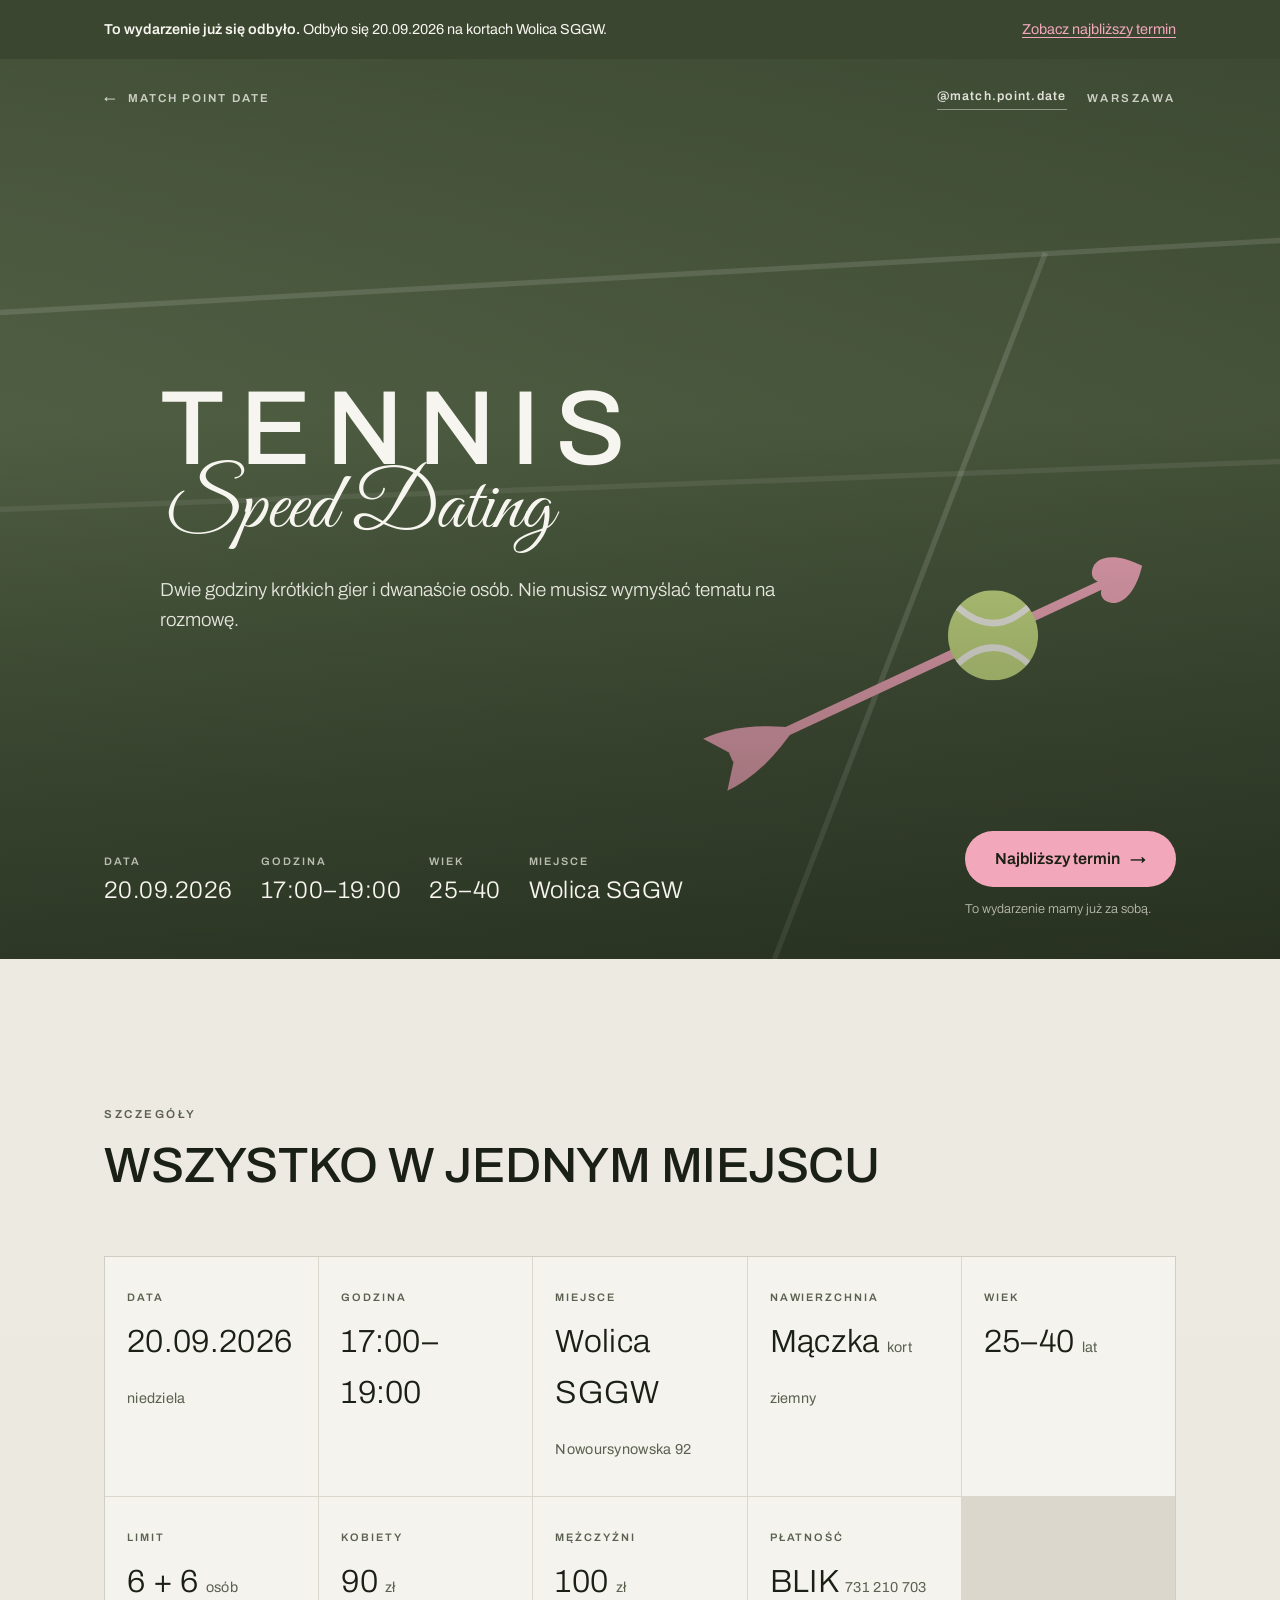
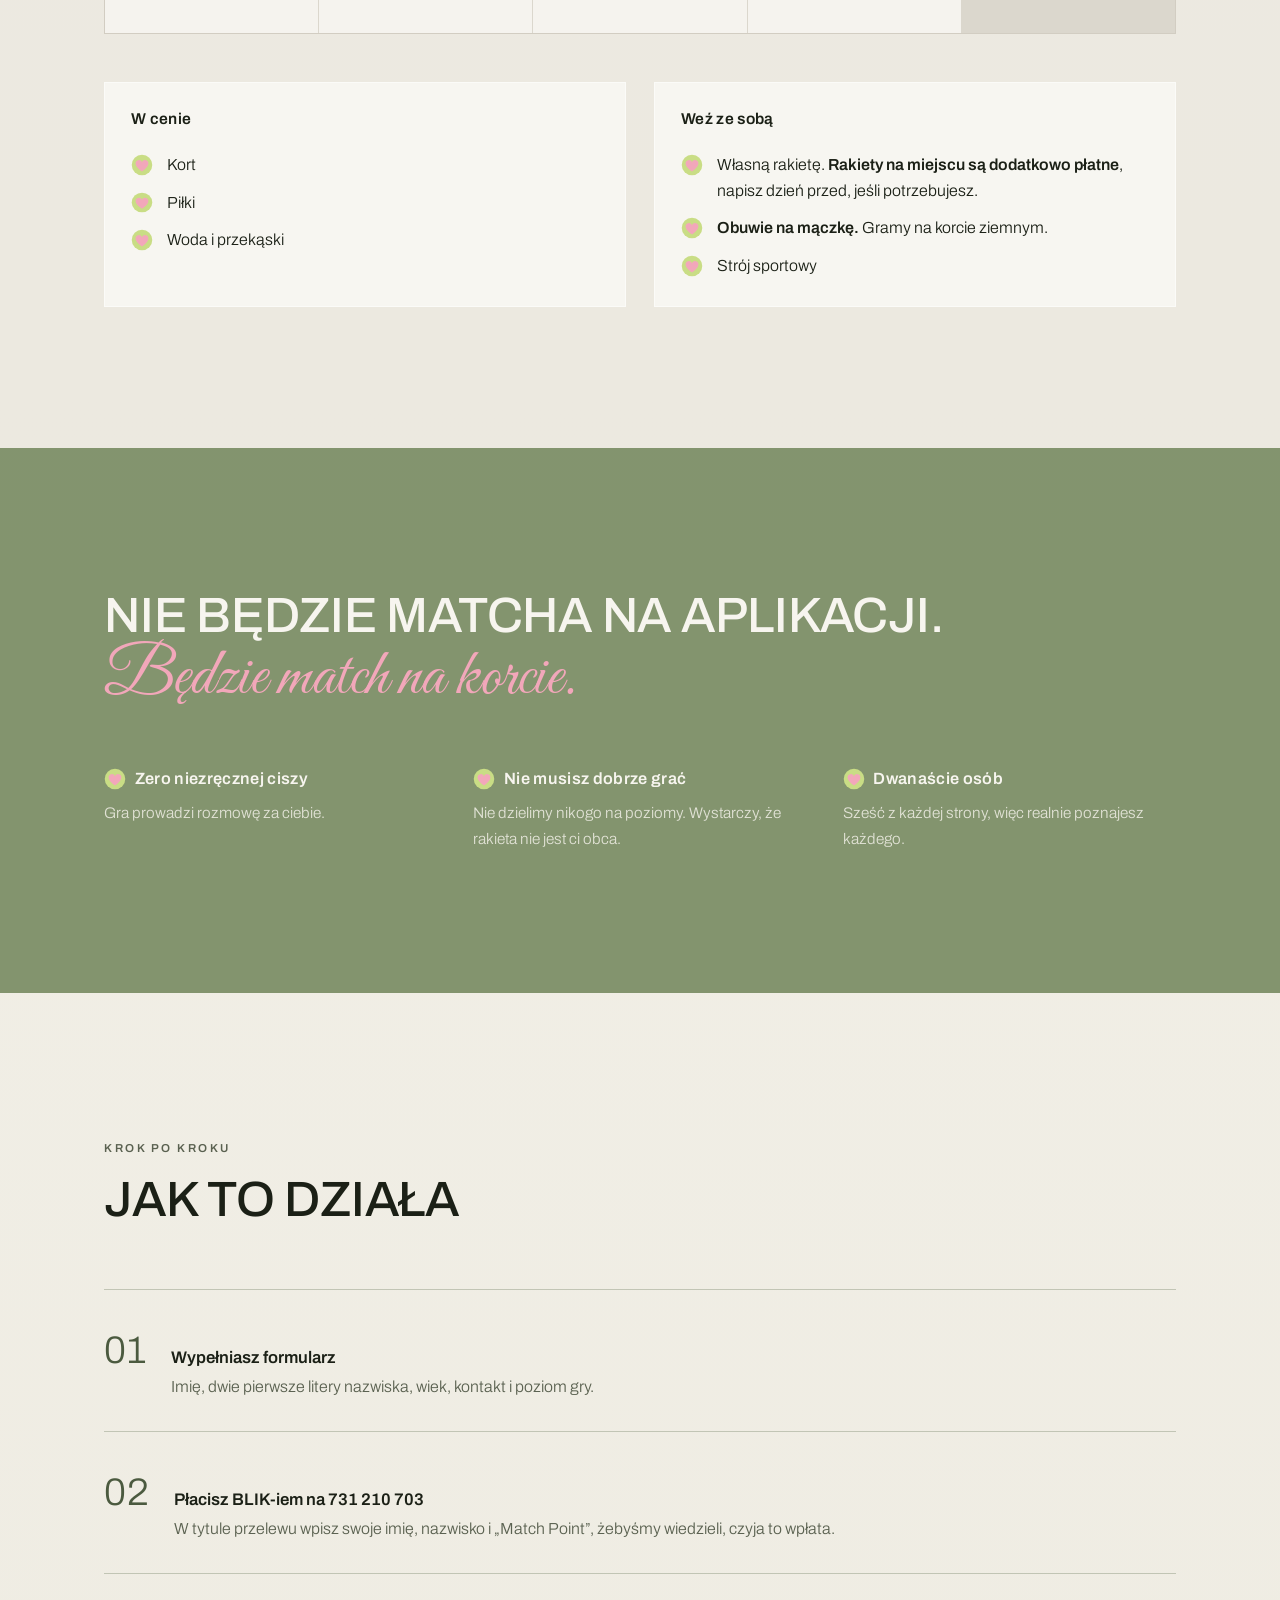
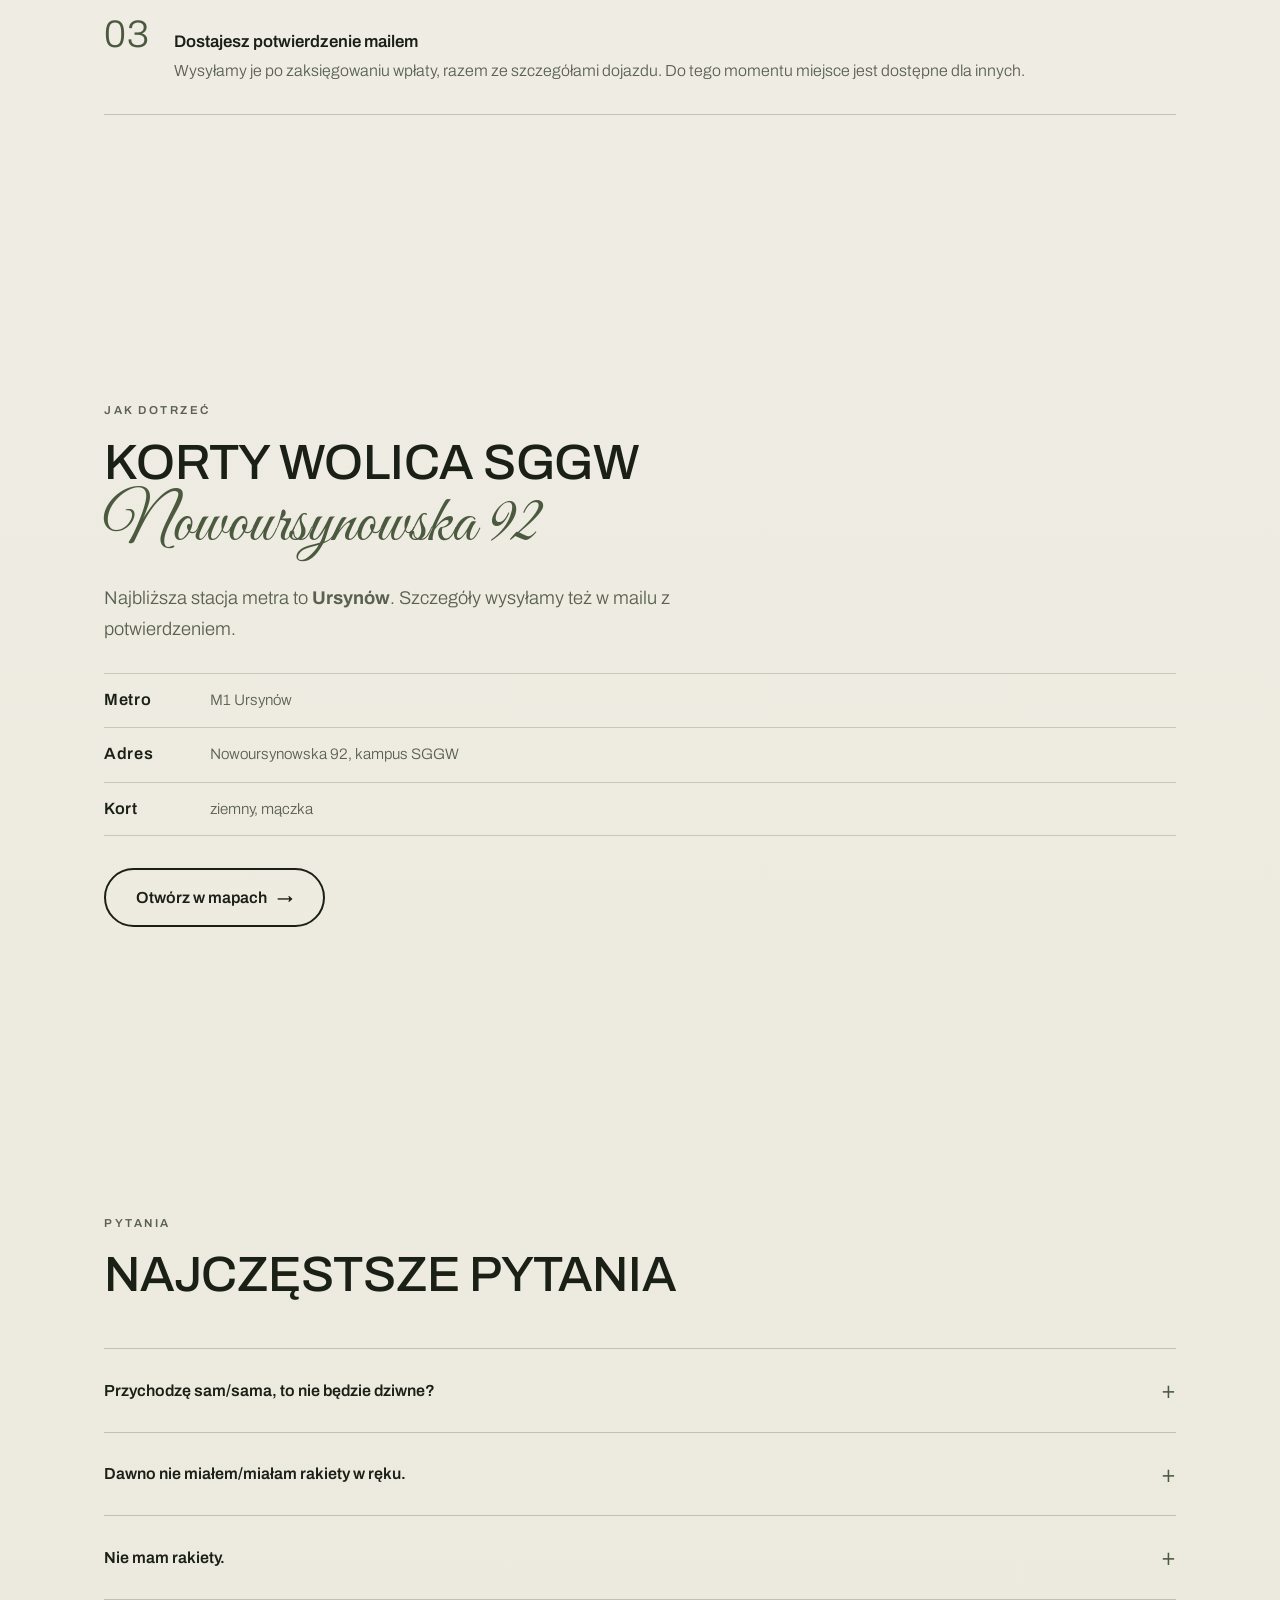
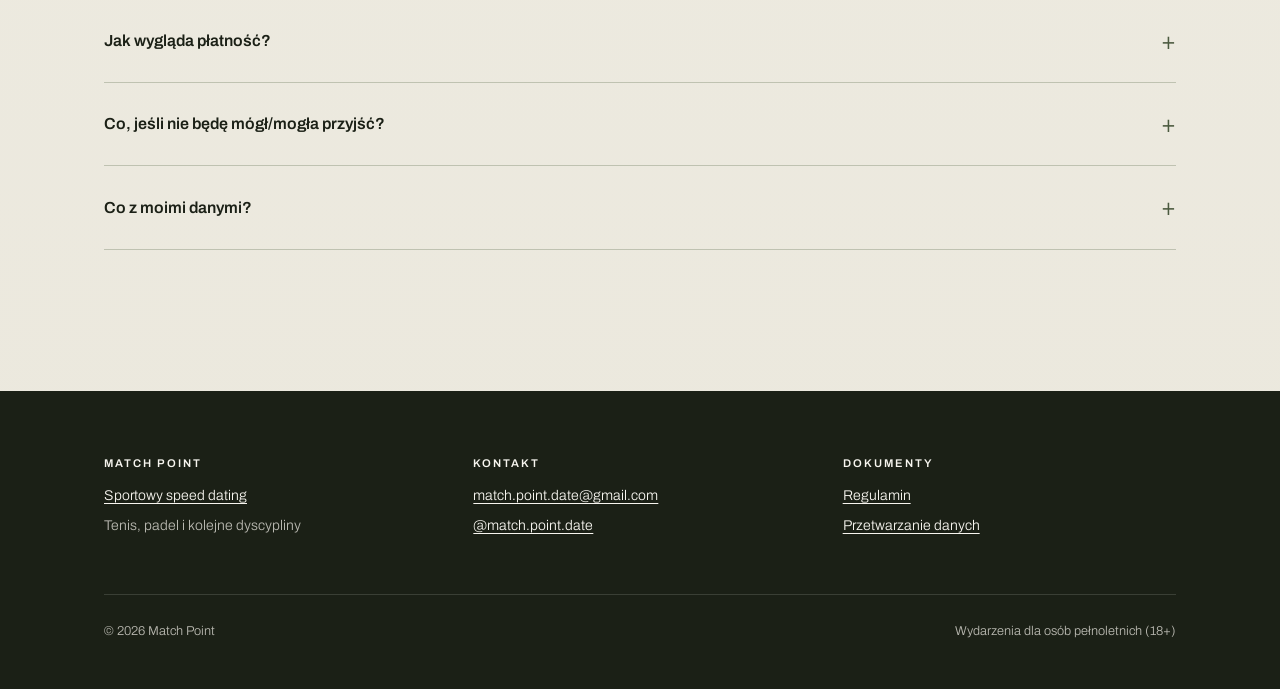
<file: tennis-speed-dating-20-09.html>
<!DOCTYPE html>
<html lang="pl">
<head>
<meta charset="utf-8">
<meta name="viewport" content="width=device-width, initial-scale=1">
<title>Tennis Speed Dating · 20.09.2026 · Warszawa | Match Point</title>
<meta name="description" content="Tennis Speed Dating, 20.09.2026, 17:00–19:00, korty Wolica SGGW, Nowoursynowska 92 Warszawa. Kort ziemny, metro Ursynów. Wiek 25–40, 6 kobiet i 6 mężczyzn.">
<meta name="theme-color" content="#7d8f68">

<meta property="og:type" content="website">
<meta property="og:title" content="Tennis Speed Dating · 20.09.2026 · Warszawa">
<meta property="og:description" content="Dwie godziny gier na korcie. Wolica SGGW, wiek 25–40. Nie będzie matcha na aplikacji, będzie match na korcie.">
<meta property="og:locale" content="pl_PL">
<meta property="og:url" content="https://matchpointdate.pl/tennis-speed-dating-20-09.html">
<link rel="canonical" href="https://matchpointdate.pl/tennis-speed-dating-20-09.html">

<link rel="preconnect" href="https://fonts.googleapis.com">
<link rel="preconnect" href="https://fonts.gstatic.com" crossorigin>
<link href="https://fonts.googleapis.com/css2?family=Archivo:wght@300;400;500;600;700&family=Great+Vibes&display=swap" rel="stylesheet">
<link rel="icon" href="favicon.svg" type="image/svg+xml">
<link rel="stylesheet" href="styles.css">

<script type="application/ld+json">
{
  "@context": "https://schema.org",
  "@type": "Event",
  "name": "Tennis Speed Dating",
  "startDate": "2026-09-20T17:00+02:00",
  "endDate": "2026-09-20T19:00+02:00",
  "eventStatus": "https://schema.org/EventScheduled",
  "eventAttendanceMode": "https://schema.org/OfflineEventAttendanceMode",
  "organizer": { "@type": "Organization", "name": "Match Point", "url": "https://matchpointdate.pl" },
  "location": {
    "@type": "Place",
    "name": "Korty Wolica SGGW",
    "address": {
      "@type": "PostalAddress",
      "streetAddress": "Nowoursynowska 92",
      "addressLocality": "Warszawa",
      "addressCountry": "PL"
    }
  },
  "description": "Speed dating na korcie tenisowym. Dwie godziny krótkich gier w rotacji na korcie ziemnym. Metro Ursynów. Wiek 25–40 lat, 6 kobiet i 6 mężczyzn.",
  "url": "https://matchpointdate.pl/tennis-speed-dating-20-09.html",
  "typicalAgeRange": "25-40",
  "maximumAttendeeCapacity": 12,
  "offers": {
    "@type": "Offer",
    "priceCurrency": "PLN",
    "lowPrice": "90",
    "highPrice": "100",
    "availability": "https://schema.org/InStock",
    "url": "https://docs.google.com/forms/d/e/1FAIpQLSfqkm4kn6giUD2qxViy0b4kboN1vJ-utRemI2BE3KOZ9FuCQA/viewform"
  }
}
</script>
</head>
<body class="ev">

<!-- Wydarzenie sie odbylo. Baner stoi nad hero, zeby nikt nie czytal
     tej strony jak zaproszenia. Tak samo wyglada strona 12.09. -->
<div class="notice">
  <div class="wrap">
    <span><b>To wydarzenie już się odbyło.</b> Odbyło się 20.09.2026 na&nbsp;kortach Wolica SGGW.</span>
    <a href="index.html#terminy">Zobacz najbliższy termin</a>
  </div>
</div>

<header class="hero">
  <div class="court" aria-hidden="true">
    <svg viewBox="0 0 1200 900" preserveAspectRatio="xMidYMid slice" role="presentation">
      <!-- Narozik kortu: linia koncowa, biegnaca od niej linia boczna
           i slabsza linia serwisowa. Trzy kreski, nic wiecej.
           Pelny uklad kortu w perspektywie — z polami serwisowymi,
           siatka i korytarzami deblowymi — byl probowany i odpadl:
           robil sie z tego gesty rysunek techniczny pod tekstem,
           zamiast tla. Tu ma byc tylko sugestia kortu.
           Kolory sa z palety: linie to --line przy niskim kryciu,
           nawierzchnia to gradient trzech zieleni kortu, ustawiony
           w .court w styles.css.
           preserveAspectRatio="slice" przycina kadr, a nie rozciaga —
           rozciaganie rozjezdzalo linie w miekkie smugi. -->
      <g fill="none" stroke="#f7f5ef" stroke-opacity="0.16" stroke-width="5">
        <path d="M-40 268 1240 196"/>
        <path d="M980 210 700 940"/>
        <path d="M-40 452 1240 404" stroke-opacity="0.09"/>
      </g>
    </svg>
  </div>
  <!-- Znak marki: strzala przebijajaca pilke. Grafika jest wpisana
       w strone, a nie podlaczona przez <img>, zeby animacja szla na
       JEDNYM zegarze razem z reszta CSS.
       Cala strzala — lotki, drzewce i grot — jest w jednej grupie,
       ktora w animacji przesuwa sie wzdluz wlasnej osi. Dzieki temu
       strzala ma przez caly lot te sama dlugosc: nic sie nie rysuje
       i nic nie dolatuje osobno.
       Pilka jest narysowana PO strzale, wiec zaslania to, co za nia
       przelatuje. To ona daje wrazenie przebicia.
       Geometria, kat i os czasu siedza w styles.css, sekcja .diag. -->
  <div class="diag" aria-hidden="true">
    <!-- Strzala i pilka sa w DWOCH osobnych SVG, a nie w jednym.
         Powod jest czysto praktyczny: animacja transformu na grupie <g>
         wewnatrz SVG potrafi sie w ogole nie malowac. Grupa ma wtedy
         poprawny obrys, poprawny stroke i transform none, a na ekranie
         jej nie ma. Animujemy wiec transform na samych elementach
         <svg>, bo to dziala pewnie. Pilka jest po strzale, wiec
         zaslania to, co za nia przelatuje — i to daje przebicie. -->
    <span class="strzala-lot"><svg class="strzala-svg" viewBox="0 0 1000 280" overflow="visible" role="presentation">
      <!-- Lotki to dwa PELNE piora, a nie dwie kreski. Kazde ma z tylu
           JEDEN koniec, a wciecie miedzy nimi schodzi az do drzewca:
           tyl strzaly zamyka plaski koniec drzewca w 74. Drzewiec nie
           wystaje za piora — wczesniej wystawal, bo mial zaokraglona
           nasadke i zaczynal sie w 40, czyli za koncami lotek.
           Piora sa wypelnione, drzewce jest stroke'iem — dlatego lezy
           nizej w kolejnosci i styk chowa sie pod piorami. -->
      <g fill="#f2a7ba">
        <path d="M215 142Q120 84 40 84L80 137Z"/>
        <path d="M215 138Q120 196 40 196L80 143Z"/>
        <!-- Grot: serce obrocone o -90 stopni, czubkiem w kierunku lotu.
             Czubek wypada dokladnie na osi, w punkcie 960 140, a wciecie
             miedzy garbami na 888 — tam konczy sie drzewce i dlatego
             styk jest niewidoczny. -->
        <path transform="translate(844.6 198.9) rotate(-90) scale(.982 1.154)"
              d="M60 100C10 66 4 34 26 20 44 9 60 24 60 38 60 24 76 9 94 20 116 34 110 66 60 100Z"/>
      </g>
      <path d="M74 140H895" fill="none" stroke="#f2a7ba"
            stroke-width="18"/>
    </svg></span>

    <!-- Pilka stoi w punkcie przebicia, czyli tam, gdzie w viewBoxie
         strzaly byl jej srodek: 640 140 przy 1000x280. Polozenie jest
         w procentach pudelka .diag, wiec trzyma sie przy kazdej
         dlugosci strzaly. -->
    <span class="pilka-kosz"><svg class="pilka-svg" viewBox="0 0 176 176" role="presentation">
      <defs><clipPath id="mpPilka"><circle cx="88" cy="88" r="88"/></clipPath></defs>
      <circle cx="88" cy="88" r="88" fill="#c9dd85"/>
      <g clip-path="url(#mpPilka)" fill="none" stroke="#f7f5ef"
         stroke-width="12.4" stroke-linecap="butt">
        <path d="M19 33Q88 95 157 33"/>
        <path d="M19 143Q88 81 157 143"/>
      </g>
    </svg></span>
  </div>

  <div class="wrap hero-top">
    <a class="back" href="index.html"><span aria-hidden="true">←</span> Match&nbsp;Point&nbsp;Date</a>
    <span class="right">
      <a class="ig" href="https://www.instagram.com/match.point.date/" target="_blank" rel="noopener">@match.point.date</a>
      <span class="eyebrow">Warszawa</span>
    </span>
  </div>

  <div class="wrap hero-mid">
    <div class="lockup">
      <span class="n">Tennis</span>
      <span class="s">Speed Dating</span>
    </div>
    <p class="lead">Dwie godziny krótkich gier i dwanaście osób. Nie musisz wymyślać tematu na rozmowę.</p>
  </div>

  <div class="wrap hero-bottom">
    <ul class="meta">
      <li><span class="k">Data</span><span class="v">20.09.2026</span></li>
      <li><span class="k">Godzina</span><span class="v">17:00–19:00</span></li>
      <li><span class="k">Wiek</span><span class="v">25–40</span></li>
      <li><span class="k">Miejsce</span><span class="v">Wolica SGGW</span></li>
    </ul>
    <div>
      <!-- Napis zmienia skrypt na "Lista rezerwowa", gdy sklad jest
           pelny. Kotwica zostaje ta sama: w sekcji zapisow stoi
           wtedy blok #closed z adresem na liste rezerwowa. -->
      <a class="cta" href="index.html#terminy">Najbliższy termin <span class="arw" aria-hidden="true">→</span></a>
      <p class="cta-note">To wydarzenie mamy już za sobą.</p>
    </div>
  </div>
</header>

<!-- ==================== SZCZEGÓŁY ==================== -->
<section class="alt">
  <div class="wrap">
    <span class="eyebrow">Szczegóły</span>
    <h2 class="h2" style="margin-top:14px">Wszystko w jednym miejscu</h2>

    <div class="board">
      <div><span class="k">Data</span><span class="v">20.09.2026 <small>niedziela</small></span></div>
      <div><span class="k">Godzina</span><span class="v">17:00–19:00</span></div>
      <div><span class="k">Miejsce</span><span class="v">Wolica SGGW <small>Nowoursynowska 92</small></span></div>
      <div><span class="k">Nawierzchnia</span><span class="v">Mączka <small>kort ziemny</small></span></div>
      <div><span class="k">Wiek</span><span class="v">25–40 <small>lat</small></span></div>
      <div><span class="k">Limit</span><span class="v">6 + 6 <small>osób</small></span></div>
      <div><span class="k">Kobiety</span><span class="v">90 <small>zł</small></span></div>
      <div><span class="k">Mężczyźni</span><span class="v">100 <small>zł</small></span></div>
      <div><span class="k">Płatność</span><span class="v">BLIK <small>731 210 703</small></span></div>
    </div>

    <div class="pair">
      <div class="glass">
        <h3>W cenie</h3>
        <ul class="ticks">
          <li><img class="ico" src="icon-ball-arrow.svg" alt="" width="22" height="22" loading="lazy"><span>Kort</span></li>
          <li><img class="ico" src="icon-ball-arrow.svg" alt="" width="22" height="22" loading="lazy"><span>Piłki</span></li>
          <li><img class="ico" src="icon-ball-arrow.svg" alt="" width="22" height="22" loading="lazy"><span>Woda i przekąski</span></li>
        </ul>
      </div>
      <div class="glass">
        <h3>Weź ze sobą</h3>
        <ul class="ticks">
          <li><img class="ico" src="icon-ball-arrow.svg" alt="" width="22" height="22" loading="lazy"><span>Własną rakietę. <b>Rakiety na miejscu są dodatkowo płatne</b>, napisz dzień przed, jeśli potrzebujesz.</span></li>
          <li><img class="ico" src="icon-ball-arrow.svg" alt="" width="22" height="22" loading="lazy"><span><b>Obuwie na mączkę.</b> Gramy na korcie ziemnym.</span></li>
          <li><img class="ico" src="icon-ball-arrow.svg" alt="" width="22" height="22" loading="lazy"><span>Strój sportowy</span></li>
        </ul>
      </div>
    </div>
  </div>
</section>

<!-- ==================== DLACZEGO KORT ==================== -->
<section class="dark">
  <div class="wrap">
    <h2 class="h2">
      Nie będzie matcha na aplikacji.
      <span class="script">Będzie match na korcie.</span>
    </h2>

    <div class="cols">
      <div class="col">
        <h3><img class="ico" src="icon-ball-arrow.svg" alt="" width="22" height="22" loading="lazy"><span>Zero niezręcznej ciszy</span></h3>
        <p>Gra prowadzi rozmowę za ciebie.</p>
      </div>
      <div class="col">
        <h3><img class="ico" src="icon-ball-arrow.svg" alt="" width="22" height="22" loading="lazy"><span>Nie musisz dobrze grać</span></h3>
        <p>Nie dzielimy nikogo na poziomy. Wystarczy, że rakieta nie jest ci obca.</p>
      </div>
      <div class="col">
        <h3><img class="ico" src="icon-ball-arrow.svg" alt="" width="22" height="22" loading="lazy"><span>Dwanaście osób</span></h3>
        <p>Sześć z każdej strony, więc realnie poznajesz każdego.</p>
      </div>
    </div>
  </div>
</section>

<!-- ==================== JAK SIĘ ZAPISAĆ ==================== -->
<section>
  <div class="wrap">
    <span class="eyebrow">Krok po kroku</span>
    <h2 class="h2" style="margin-top:14px">Jak to działa</h2>

    <ol class="steps">
      <li>
        <div>
          <h3>Wypełniasz formularz</h3>
          <p>Imię, dwie pierwsze litery nazwiska, wiek, kontakt i poziom gry.</p>
        </div>
      </li>
      <li>
        <div>
          <h3>Płacisz BLIK-iem na <span data-blik>731 210 703</span></h3>
          <p>W tytule przelewu wpisz swoje imię, nazwisko i „Match Point”, żebyśmy wiedzieli, czyja to wpłata.</p>
        </div>
      </li>
      <li>
        <div>
          <h3>Dostajesz potwierdzenie mailem</h3>
          <p>Wysyłamy je po zaksięgowaniu wpłaty, razem ze szczegółami dojazdu. Do tego momentu miejsce jest dostępne dla innych.</p>
        </div>
      </li>
    </ol>
  </div>
</section>

<!-- ==================== DOJAZD ==================== -->
<section>
  <div class="wrap">
    <span class="eyebrow">Jak dotrzeć</span>
    <h2 class="h2" style="margin-top:14px">
      Korty Wolica SGGW
      <span class="script">Nowoursynowska 92</span>
    </h2>
    <p class="sub">Najbliższa stacja metra to <strong>Ursynów</strong>. Szczegóły wysyłamy też w mailu z potwierdzeniem.</p>
    <div class="transit">
      <div><b>Metro</b><span>M1 Ursynów</span></div>
      <div><b>Adres</b><span>Nowoursynowska 92, kampus SGGW</span></div>
      <div><b>Kort</b><span>ziemny, mączka</span></div>
    </div>

    <p style="margin:32px 0 0">
      <a class="cta cta-line" href="https://www.google.com/maps/search/?api=1&amp;query=Korty+Wolica+SGGW+Nowoursynowska+92+Warszawa" target="_blank" rel="noopener">
        Otwórz w mapach <span class="arw" aria-hidden="true">→</span>
      </a>
    </p>
  </div>
</section>

<!-- ==================== FAQ ==================== -->
<section>
  <div class="wrap">
    <span class="eyebrow">Pytania</span>
    <h2 class="h2" style="margin-top:14px">Najczęstsze pytania</h2>

    <div class="faq">
      <details>
        <summary>Przychodzę sam/sama, to nie będzie dziwne?</summary>
        <p>Wszyscy przychodzą sami, o to właśnie chodzi. Od pierwszej minuty gracie w rotacji.</p>
      </details>
      <details>
        <summary>Dawno nie miałem/miałam rakiety w ręku.</summary>
        <p>To wydarzenie jest właśnie dla takich osób. Nie ma meczu, nie ma wyniku, nikt nie ocenia techniki.</p>
      </details>
      <details>
        <summary>Nie mam rakiety.</summary>
        <p>Rakietę można wypożyczyć na miejscu, za dodatkową opłatą. Napisz na <a href="mailto:match.point.date@gmail.com">match.point.date@gmail.com</a> dzień przed wydarzeniem.</p>
      </details>
      <details>
        <summary>Jak wygląda płatność?</summary>
        <p>BLIK na numer <strong>731 210 703</strong>, w tytule imię, nazwisko i „Match Point”. Potwierdzenie mailem wysyłamy po zaksięgowaniu wpłaty.</p>
      </details>
      <details>
        <summary>Co, jeśli nie będę mógł/mogła przyjść?</summary>
        <p>Zgłoś to najpóźniej 48 godzin przed wydarzeniem, wtedy zwracamy wpłatę w ciągu 10 dni. Później zwrot nie przysługuje. Szczegóły w <a href="regulamin.html">regulaminie</a>.</p>
      </details>
      <details>
        <summary>Co z moimi danymi?</summary>
        <p>Administratorem jest Klaudia Szczubełek. Zbieramy imię, dwie litery nazwiska, telefon i e-mail, wyłącznie po to, żeby przeprowadzić wydarzenie. Pełna informacja w <a href="regulamin.html#dane">regulaminie</a>.</p>
      </details>
    </div>
  </div>
</section>

<footer>
  <div class="wrap">
    <div class="fgrid">
      <div>
        <h4>Match Point</h4>
        <p><a href="index.html">Sportowy speed dating</a></p>
        <p>Tenis, padel i kolejne dyscypliny</p>
      </div>
      <div>
        <h4>Kontakt</h4>
        <p><a href="mailto:match.point.date@gmail.com">match.point.date@gmail.com</a></p>
        <p><a href="https://www.instagram.com/match.point.date/" rel="noopener">@match.point.date</a></p>
      </div>
      <div>
        <h4>Dokumenty</h4>
        <p><a href="regulamin.html">Regulamin</a></p>
        <p><a href="regulamin.html#dane">Przetwarzanie danych</a></p>
      </div>
    </div>
    <div class="fbot">
      <span>© 2026 Match Point</span>
      <span>Wydarzenia dla osób pełnoletnich (18+)</span>
    </div>
  </div>
</footer>

<script src="config.js"></script>
<script src="analytics.js"></script>
<script src="znak.js"></script>
</body>
</html>
</file>
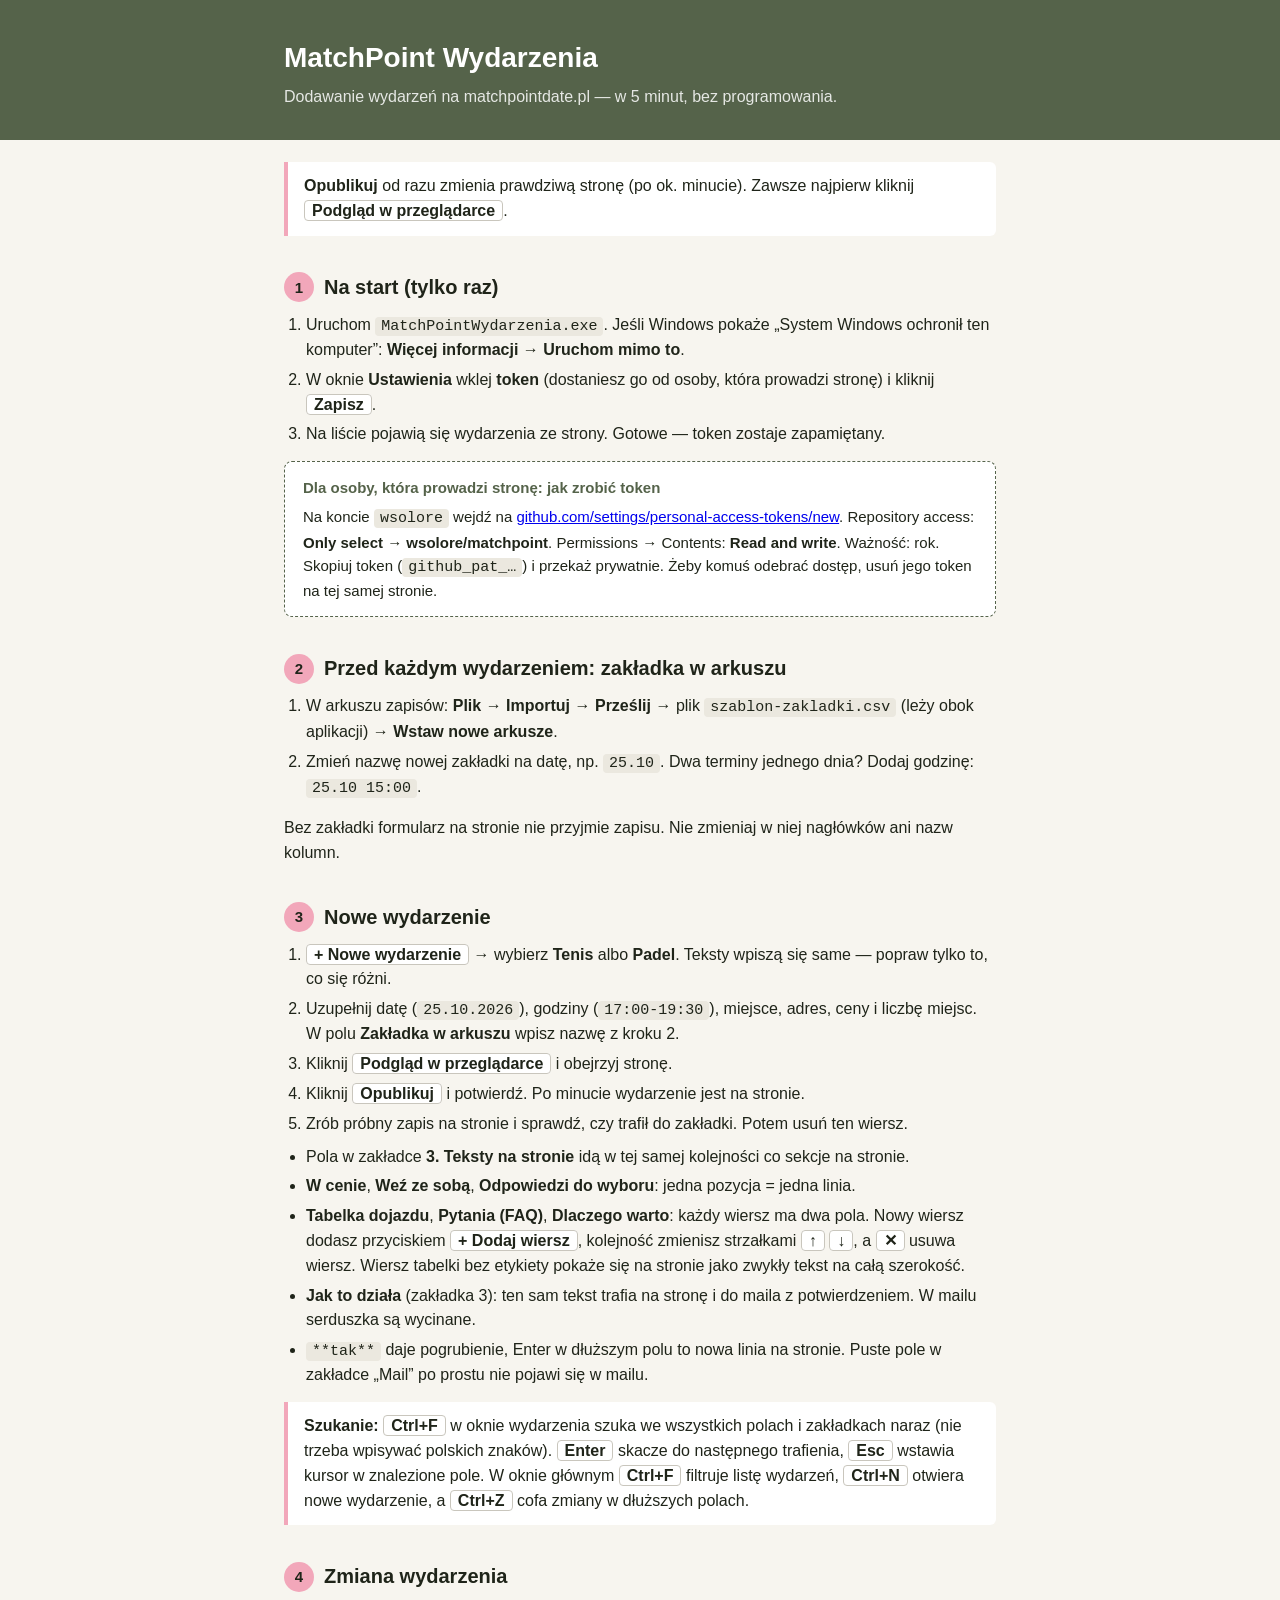
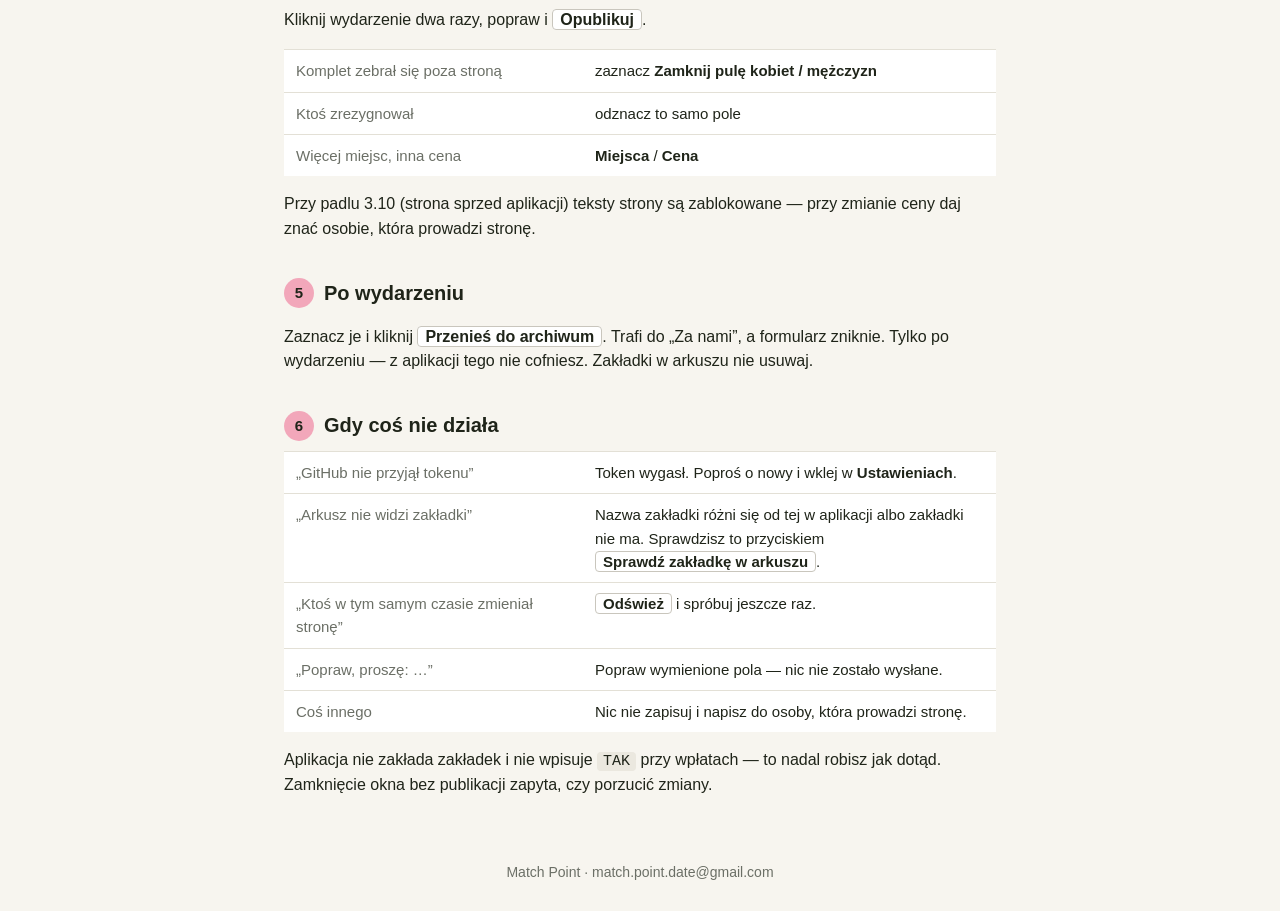
<file: aplikacja/INSTRUKCJA.html>
<!DOCTYPE html>
<html lang="pl">
<head>
<meta charset="utf-8">
<meta name="viewport" content="width=device-width, initial-scale=1">
<title>MatchPoint Wydarzenia — instrukcja</title>
<style>
  :root { --ziel: #55634a; --roz: #f2a7ba; --tlo: #f7f5ef; --tekst: #1f2419; --szary: #6b6f66; }
  * { box-sizing: border-box; }
  body { margin: 0; background: var(--tlo); color: var(--tekst);
         font: 16px/1.55 "Segoe UI", Arial, sans-serif; }
  header { background: var(--ziel); color: #fff; padding: 36px 24px 30px; }
  header h1 { max-width: 712px; margin: 0 auto; font-size: 28px; font-weight: 600; }
  header p { max-width: 712px; margin: 6px auto 0; opacity: .85; }
  main { max-width: 760px; margin: 0 auto; padding: 8px 24px 48px; }
  h2 { font-size: 20px; margin: 36px 0 10px; display: flex; align-items: center; gap: 10px; }
  h2 span { background: var(--roz); color: var(--tekst); border-radius: 50%; width: 30px; height: 30px;
            display: inline-flex; align-items: center; justify-content: center; font-size: 15px; flex: none; }
  ol, ul { padding-left: 22px; margin: 8px 0; }
  li { margin: 5px 0; }
  b.btn { background: #fff; border: 1px solid #c9c6bd; border-radius: 4px; padding: 1px 7px;
          font-weight: 600; white-space: nowrap; }
  code { background: #ebe8df; padding: 1px 6px; border-radius: 4px; font-size: 15px; }
  .uwaga { background: #fff; border-left: 4px solid var(--roz); padding: 12px 16px; margin: 14px 0;
           border-radius: 0 6px 6px 0; }
  .dla-admina { background: #fff; border: 1px dashed var(--ziel); border-radius: 8px;
                padding: 14px 18px; margin: 14px 0; font-size: 15px; }
  .dla-admina h3 { margin: 0 0 6px; font-size: 15px; color: var(--ziel); }
  table { border-collapse: collapse; width: 100%; background: #fff; font-size: 15px; margin: 10px 0; }
  td { border-top: 1px solid #e3e0d6; padding: 9px 12px; vertical-align: top; }
  td:first-child { width: 42%; color: var(--szary); }
  footer { color: var(--szary); font-size: 14px; text-align: center; padding: 0 24px 32px; }
</style>
</head>
<body>

<header>
  <h1>MatchPoint Wydarzenia</h1>
  <p>Dodawanie wydarzeń na matchpointdate.pl — w 5 minut, bez programowania.</p>
</header>

<main>

<div class="uwaga">
  <b>Opublikuj</b> od razu zmienia prawdziwą stronę (po ok. minucie).
  Zawsze najpierw kliknij <b class="btn">Podgląd w przeglądarce</b>.
</div>

<h2><span>1</span>Na start (tylko raz)</h2>
<ol>
  <li>Uruchom <code>MatchPointWydarzenia.exe</code>.
    Jeśli Windows pokaże „System Windows ochronił ten komputer”:
    <b>Więcej informacji → Uruchom mimo to</b>.</li>
  <li>W oknie <b>Ustawienia</b> wklej <b>token</b> (dostaniesz go od osoby, która prowadzi stronę)
    i kliknij <b class="btn">Zapisz</b>.</li>
  <li>Na liście pojawią się wydarzenia ze strony. Gotowe — token zostaje zapamiętany.</li>
</ol>

<div class="dla-admina">
  <h3>Dla osoby, która prowadzi stronę: jak zrobić token</h3>
  Na koncie <code>wsolore</code> wejdź na
  <a href="https://github.com/settings/personal-access-tokens/new">github.com/settings/personal-access-tokens/new</a>.
  Repository access: <b>Only select → wsolore/matchpoint</b>. Permissions → Contents: <b>Read and write</b>.
  Ważność: rok. Skopiuj token (<code>github_pat_…</code>) i przekaż prywatnie.
  Żeby komuś odebrać dostęp, usuń jego token na tej samej stronie.
</div>

<h2><span>2</span>Przed każdym wydarzeniem: zakładka w arkuszu</h2>
<ol>
  <li>W arkuszu zapisów: <b>Plik → Importuj → Prześlij</b> → plik <code>szablon-zakladki.csv</code>
    (leży obok aplikacji) → <b>Wstaw nowe arkusze</b>.</li>
  <li>Zmień nazwę nowej zakładki na datę, np. <code>25.10</code>.
    Dwa terminy jednego dnia? Dodaj godzinę: <code>25.10 15:00</code>.</li>
</ol>
<p>Bez zakładki formularz na stronie nie przyjmie zapisu. Nie zmieniaj w niej nagłówków ani nazw kolumn.</p>

<h2><span>3</span>Nowe wydarzenie</h2>
<ol>
  <li><b class="btn">+ Nowe wydarzenie</b> → wybierz <b>Tenis</b> albo <b>Padel</b>.
    Teksty wpiszą się same — popraw tylko to, co się różni.</li>
  <li>Uzupełnij datę (<code>25.10.2026</code>), godziny (<code>17:00-19:30</code>), miejsce, adres,
    ceny i liczbę miejsc. W polu <b>Zakładka w arkuszu</b> wpisz nazwę z kroku 2.</li>
  <li>Kliknij <b class="btn">Podgląd w przeglądarce</b> i obejrzyj stronę.</li>
  <li>Kliknij <b class="btn">Opublikuj</b> i potwierdź. Po minucie wydarzenie jest na stronie.</li>
  <li>Zrób próbny zapis na stronie i sprawdź, czy trafił do zakładki. Potem usuń ten wiersz.</li>
</ol>
<ul>
  <li>Pola w zakładce <b>3. Teksty na stronie</b> idą w tej samej kolejności co sekcje na stronie.</li>
  <li><b>W cenie</b>, <b>Weź ze sobą</b>, <b>Odpowiedzi do wyboru</b>: jedna pozycja = jedna linia.</li>
  <li><b>Tabelka dojazdu</b>, <b>Pytania (FAQ)</b>, <b>Dlaczego warto</b>: każdy wiersz ma dwa pola.
    Nowy wiersz dodasz przyciskiem <b class="btn">+ Dodaj wiersz</b>, kolejność zmienisz strzałkami
    <b class="btn">↑</b> <b class="btn">↓</b>, a <b class="btn">✕</b> usuwa wiersz. Wiersz tabelki bez etykiety
    pokaże się na stronie jako zwykły tekst na całą szerokość.</li>
  <li><b>Jak to działa</b> (zakładka 3): ten sam tekst trafia na stronę i do maila z potwierdzeniem.
    W mailu serduszka są wycinane.</li>
  <li><code>**tak**</code> daje pogrubienie, Enter w dłuższym polu to nowa linia na stronie.
    Puste pole w zakładce „Mail” po prostu nie pojawi się w mailu.</li>
</ul>
<div class="uwaga"><b>Szukanie:</b> <b class="btn">Ctrl+F</b> w oknie wydarzenia szuka we wszystkich polach
  i zakładkach naraz (nie trzeba wpisywać polskich znaków). <b class="btn">Enter</b> skacze do następnego
  trafienia, <b class="btn">Esc</b> wstawia kursor w znalezione pole. W oknie głównym <b class="btn">Ctrl+F</b>
  filtruje listę wydarzeń, <b class="btn">Ctrl+N</b> otwiera nowe wydarzenie, a <b class="btn">Ctrl+Z</b>
  cofa zmiany w dłuższych polach.</div>

<h2><span>4</span>Zmiana wydarzenia</h2>
<p>Kliknij wydarzenie dwa razy, popraw i <b class="btn">Opublikuj</b>.</p>
<table>
  <tr><td>Komplet zebrał się poza stroną</td><td>zaznacz <b>Zamknij pulę kobiet / mężczyzn</b></td></tr>
  <tr><td>Ktoś zrezygnował</td><td>odznacz to samo pole</td></tr>
  <tr><td>Więcej miejsc, inna cena</td><td><b>Miejsca</b> / <b>Cena</b></td></tr>
</table>
<p>Przy padlu 3.10 (strona sprzed aplikacji) teksty strony są zablokowane — przy zmianie ceny daj znać
  osobie, która prowadzi stronę.</p>

<h2><span>5</span>Po wydarzeniu</h2>
<p>Zaznacz je i kliknij <b class="btn">Przenieś do archiwum</b>. Trafi do „Za nami”, a formularz zniknie.
  Tylko po wydarzeniu — z aplikacji tego nie cofniesz. Zakładki w arkuszu nie usuwaj.</p>

<h2><span>6</span>Gdy coś nie działa</h2>
<table>
  <tr><td>„GitHub nie przyjął tokenu”</td><td>Token wygasł. Poproś o nowy i wklej w <b>Ustawieniach</b>.</td></tr>
  <tr><td>„Arkusz nie widzi zakładki”</td><td>Nazwa zakładki różni się od tej w aplikacji albo zakładki nie ma.
    Sprawdzisz to przyciskiem <b class="btn">Sprawdź zakładkę w arkuszu</b>.</td></tr>
  <tr><td>„Ktoś w tym samym czasie zmieniał stronę”</td><td><b class="btn">Odśwież</b> i spróbuj jeszcze raz.</td></tr>
  <tr><td>„Popraw, proszę: …”</td><td>Popraw wymienione pola — nic nie zostało wysłane.</td></tr>
  <tr><td>Coś innego</td><td>Nic nie zapisuj i napisz do osoby, która prowadzi stronę.</td></tr>
</table>
<p>Aplikacja nie zakłada zakładek i nie wpisuje <code>TAK</code> przy wpłatach — to nadal robisz jak dotąd.
  Zamknięcie okna bez publikacji zapyta, czy porzucić zmiany.</p>

</main>
<footer>Match Point · match.point.date@gmail.com</footer>
</body>
</html>
</file>
<file: styles.css>
/* ============================================================
   MATCH POINT — wspólny arkusz stylów
   Paleta i typografia wyprowadzone z plakatu na Instagramie.
   Reguła marki: rzeczownik sportowy = sans wersalikami,
   obietnica emocjonalna = script.
   ============================================================ */

:root{
  /* JEDEN akcent na cały serwis: pudrowy róż.
     Wcześniej było ich cztery, terakota, limonka, błękit i róż,
     i to one odbierały stronie spójność. Nazwy --warm i --lime
     zostają jako aliasy, żeby żadne użycie nie zostało pominięte. */
  --accent:     #f2a7ba;
  --accent-alt: #e58fa6;
  --warm:       #f2a7ba;
  --warm-dark:  #e58fa6;
  --lime:       #f2a7ba;

  /* zieleń kortu, głębsza i mniej nasycona */
  --court:      #5f7050;
  --court-dark: #4b5a3f;
  --court-deep: #3a4630;

  --line:       #f7f5ef;
  --paper:      #f7f6f2;
  --paper-alt:  #efeee8;
  --ink:        #1b2016;
  --ink-soft:   #5a6150;
  /* włos, nie kreska */
  --concrete:   rgba(27,32,22,.13);

  --f-sans: 'Archivo', system-ui, -apple-system, sans-serif;
  --f-script: 'Great Vibes', cursive;

  --wrap: 1120px;
}

/* Motyw strony wydarzenia padlowego. Podmieniamy WYLACZNIE trzy
   kolory nawierzchni — hero, sekcje .dark i .deep oraz akcenty
   typograficzne czytaja je przez var(), wiec cala strona idzie
   w niebieski bez duplikowania regul.
   Akcentu (rozu) tu nie ruszamy: jeden akcent na cale serwis to
   zasada z gory arkusza, a druga barwa akcentu na jednej stronie
   znowu rozjechalaby marke. Niebieski jest kolorem KORTU, tak jak
   na tenisie zielony. */
body.ev--padel{
  --court:      #1c46cf;
  --court-dark: #133397;
  --court-deep: #0b2168;

  /* Akcent padla to limonka wzieta wprost z pilki (#c9dd85 z <svg>
     w hero). Rozowy, ktory niesie caly serwis, gubil sie na granacie
     i "Zapisz sie" bylo widac dopiero z bliska.
     Trzy nazwy naraz, bo --warm i --lime sa w palecie aliasami
     --accent i siedza w roznych miejscach tego arkusza; zmiana samego
     --accent zostawilaby polowe przyciskow rozowa.
     Tenis zostaje przy rozu — po to, zeby dyscypliny sie roznily.  */
  --accent:     #c9dd85;
  --accent-alt: #bacf6d;
  --warm:       #c9dd85;
  --warm-dark:  #bacf6d;
  --lime:       #c9dd85;
}

*,*::before,*::after{ box-sizing:border-box; }

html{ scroll-behavior:smooth; -webkit-text-size-adjust:100%; }

body{
  margin:0;
  font-family:var(--f-sans);
  font-weight:400;
  color:var(--ink);
  background:var(--paper);
  line-height:1.6;
  overflow-x:hidden;
}

h1,h2,h3{ margin:0; font-weight:500; line-height:1.05; }
a{ color:inherit; }
img{ max-width:100%; display:block; }

.wrap{ width:100%; max-width:var(--wrap); margin:0 auto; padding:0 24px; }

.eyebrow{
  font-size:.72rem; font-weight:600; letter-spacing:.22em; text-transform:uppercase;
  color:var(--ink-soft);
}
.script{ font-family:var(--f-script); font-weight:400; text-transform:none; letter-spacing:0; }
.glyph{ color:var(--warm); font-weight:400; }
.todo{ color:var(--accent-alt); }
.dark .todo{ color:#f0c9b6; }

/* ============================ HERO ============================ */
.hero{
  position:relative;
  min-height:100svh;
  display:flex; flex-direction:column; justify-content:space-between;
  padding:28px 0 40px;
  color:var(--line);
  overflow:hidden;
  isolation:isolate;
}
.hero--short{ min-height:auto; padding-bottom:56px; }

/* Kort odwzorowany w SVG — zero zewnetrznych assetow. Nawierzchnia to
   gradient trzech zieleni palety, narozik kortu siedzi w SVG w HTML
   (sekcja .court w kazdej stronie).
   Zielenie bierzemy ze zmiennych, a nie z wpisanych na sztywno hexow,
   zeby tlo bylo tym samym kolorem co reszta serwisu. */
.court{
  position:absolute; inset:0; z-index:-2;
  background:linear-gradient(163deg,var(--court) 0%,var(--court-dark) 52%,var(--court-deep) 100%);
}
.court svg{ width:100%; height:100%; display:block; }

.hero::after{
  content:''; position:absolute; inset:0; z-index:-1;
  background:linear-gradient(180deg, rgba(18,23,14,.20) 0%, rgba(18,23,14,.04) 42%, rgba(18,23,14,.34) 100%);
}

/* Znak marki: strzala wylatuje zza lewej krawedzi ekranu, leci do pilki
   i ja przebija. Przez caly lot ma te sama dlugosc — nic sie nie rysuje
   i nic nie dolatuje osobno.
   Nie biegnie przez cala przekatna strony. Przekatna przecinala
   naglowek i przycisk, a na telefonie kladla sie na calej tresci.
   Strzala stoi na koncu w wolnym polu obok bloku tekstu, a `z-index:-1`
   sprawia, ze w czasie lotu przechodzi ZA tekstem, nie po nim.
   Grafika w pliku jest pozioma, skos daje jej obrot. Kat jest na tyle
   plaski, zeby tor lotu wychodzil bokiem ekranu, a nie dolem. Pole
   wolne od tekstu ma na kazdym breakpoincie inny kształt, wiec kat,
   dlugosc i polozenie sa dobrane osobno.
   Dlugosc liczymy w vw, nie vmax: na telefonie w pionie vmax to
   wysokosc ekranu, wiec strzala wychodzila dwa razy szersza niz
   ekran. */
.diag{
  --skos:-25deg;
  --dl:40vw;
  position:absolute; z-index:-1;
  left:72%; top:64%;
  width:var(--dl); height:calc(.28 * var(--dl));
  transform:translate(-50%,-50%);
  pointer-events:none;
}

/* Skos siedzi na oplocie strzaly, a NIE na .diag. Inaczej pilka
   spadalaby po skosie, a nie pionowo: translateY dziecka rotowanego
   rodzica idzie po obroconej osi.
   Obrot leci wokol punktu przebicia (64% szerokosci, polowa wysokosci),
   czyli wokol pilki — zmiana kata nie rusza jej z miejsca. */
.diag .strzala-lot{
  position:absolute; inset:0;
  transform-origin:64% 50%;
  transform:rotate(var(--skos));
}
/* overflow:visible jest tu warunkiem lotu: na starcie strzala stoi
   daleko poza wlasnym viewBoxem. Przycina ja dopiero .hero. */
.diag .strzala-svg{ width:100%; height:100%; display:block; overflow:visible; }

/* Pilka stoi w punkcie przebicia. W viewBoxie strzaly jej srodek byl
   w 640 140 przy 1000x280, a srednica miala 176 jednostek — stad
   17,6% szerokosci pudelka, lewa krawedz w 55,2% szerokosci i gorna
   w 18,571% wysokosci. Procenty, wiec trzyma sie przy kazdej dlugosci
   strzaly. Jest po strzale w kolejnosci, wiec ja zaslania. */
.diag .pilka-kosz{
  position:absolute;
  left:55.2%; top:18.571%; width:17.6%;
}
.diag .pilka-svg{ width:100%; height:auto; display:block; }

/* Grubosc drzewca jest podana w SVG, w jednostkach viewBoxa, wiec
   skaluje sie razem ze strzala — tak jak lotki i grot. Wczesniej byl tu
   non-scaling-stroke z grubosc w pikselach, ale przy pelnym kształcie
   (piora i grube drzewce) proporcje musza byc stale, a nie waga
   optyczna. */

/* Grot lezy wzdluz strzaly — obrot jest wpisany w SVG, nie w CSS, bo
   grot nie kontruje juz skosu. Serce stalo wczesniej pionowo, w zwyklym
   ulozeniu, i czytalo sie jako ozdoba doklejona do konca drzewca.
   Teraz jest obrocone tak, ze ostry czubek celuje w kierunku lotu, a
   wciecie miedzy garbami nasadza sie na drzewce. W locie czubek celuje
   wiec w pilke, do ktorej strzala leci. */

/* Os czasu, jedno zdarzenie, jeden zegar dokumentu:
     0,12–0,45 s  strzala leci: jedno przesuniecie wzdluz wlasnej osi
   Pilka nie jest animowana. Stoi na ekranie od pierwszej klatki, bo ma
   byc celem, ktory czeka na strzale — wczesniej pojawiala sie kryciem
   i wyglądalo to, jakby materializowala sie z niczego.
   0,33 s to lot strzaly, nie rysowanie linii: predkosc ma byc
   predkoscia strzaly. Wersja na 0,8 s byla leniwa, 0,25 s okazalo sie
   o 30 procent za szybkie.
   Kolejnosc zdarzen jest zagwarantowana kompozycja, a nie dobieraniem
   opoznien: lotki, drzewce i grot sa jedna grupa, wiec nie maja jak
   sie rozjechac, a przebicie widac, bo pilka jest narysowana PO
   strzale i zaslania to, co za nia przelatuje.
   Wypelnienie `backwards`, a nie `forwards`: przed startem obowiazuje
   pierwsza klatka (strzala za ekranem), a po animacji wlasciwosc
   wraca do wartosci bazowej, czyli braku przesuniecia. Nie zostaje
   wiec zaden transform, ktory moglby trzymac warstwe kompozytowana
   i rozmyc grafike.

   LOT WLACZA KLASA `mp-lot` NA <html>, ktora dodaje znak.js po
   pierwszym wymalowaniu strony. Lot trwa 0,37 s razem z opoznieniem,
   wiec animacja przypisana wprost do wczytania strony moze sie zmiescic
   przed pierwsza klatka, ktora zobaczy uzytkownik. Start po pierwszym
   wymalowaniu to wyklucza. Szczegoly i historia w znak.js.
   Stan bazowy, bez klasy i bez JavaScriptu, to pozycja koncowa. To
   jest warunek calego mechanizmu: jesli skrypt nie wykona sie, strzala
   ma stac na miejscu, a nie zostac poza ekranem. Nie przenos wiec
   animacji z powrotem na sama regule bez klasy. */
.diag .strzala-svg{
  animation:.33s cubic-bezier(.3,.6,.5,1) .9s backwards;
  animation-name:none;
}
.mp-lot .diag .strzala-svg{ animation-name:mpLotO; }

/* Klatki lotu (`mpLotO`) sa WSPOLNE dla obu znakow i siedza nizej,
   w sekcji strony glownej. Droga jest tam podana w vw.
   Wczesniej kazdy breakpoint mial wlasny zestaw klatek, bo przesuwana
   byla grupa w SVG i droga liczyla sie w jednostkach viewBoxa — innych
   przy kazdej dlugosci strzaly. Teraz przesuwany jest element <svg>,
   wiec droga jest w pikselach ekranu i jedna wartosc wystarcza.
   Wartosci w klatkach sa wypisane wprost, razem z klatka koncowa:
   var() w keyframes i domyslna klatka to dwa miejsca, w ktorych
   przegladarki historycznie sie roznily. */

/* Pilka kreci sie od uderzenia strzaly i potem powtarza obrot co 6 s,
   tak samo jak na stronie glownej. Obrot idzie wokol wlasnego srodka:
   pilka jest osobnym elementem <svg>, wiec obrot idzie wokol srodka
   jej wlasnego pudelka i nie trzeba nic ustawiac.
   Opoznienie 0,33 s to chwila, w ktorej grot wchodzi w pilke. */
.mp-lot .diag .pilka-kosz{ animation:mpSpadek .85s backwards; }
.mp-lot .diag .pilka-svg{ animation:mpObrot 3.5s 1.05s infinite; }

/* Przy ograniczonym ruchu zdejmujemy animacje niezaleznie od klasy. */
@media (prefers-reduced-motion:reduce){
  .diag .strzala-svg, .mp-lot .diag .strzala-svg,
  .mp-lot .diag .pilka-kosz, .mp-lot .diag .pilka-svg{ animation:none; }
}

/* Strona archiwalna ma hero o polowe nizsze (.hero--short), wiec znak
   musi stanac wyzej — inaczej lotki wychodza dolem za krawedz.
   Ta regula ma dwie klasy, wiec wygrywa z .diag takze w blokach
   media ponizej — i dlatego telefon musi ja zdjac jawnie. */
.hero--short .diag{ top:57%; }

/* Kształt wolnego pola zalezy nie od samej szerokosci, ale od tego,
   czy ekran jest w pionie. W pionie tekst zajmuje cala szerokosc
   i wolny jest tylko pas miedzy lockupem a stopka hero, wiec strzala
   idzie tym pasem, plasko. W poziomie uklad wyglada jak na laptopie,
   wiec zostaje przy ustawieniu wyjsciowym — dlatego te reguly maja
   warunek orientacji. Bez niego tablet w poziomie dostawal wersje
   pionowa i strzala wychodzila dolem za ekran, przez stopke hero. */
@media (max-width:1100px) and (orientation:portrait){
  .diag{ left:50%; top:72%; --dl:72vw; }
  /* Archiwum: hero ma tu 444 px, a pas miedzy lockupem a stopka niecale
     50 px, wiec znak nie ma jak wejsc w pas. Stoi po prawej, w wolnym
     polu obok lockupu — tak jak w ukladzie poziomym. */
  .hero--short .diag{ left:68%; top:34%; --dl:66vw; }
}
/* Telefon w pionie. Pas wolny od tekstu ma na kazdej stronie podobna
   wysokosc (ok. 105 px), ale lezy na innej wysokosci, bo stopka hero
   jest inna: strona glowna ma jeden rzad meta, strona wydarzenia dwa,
   a strona archiwalna wlasna stopke. Zmierzone srodki pasa to
   50, 55 i 59 procent wysokosci hero, wiec top jest ustawiany per
   strona — jedna liczba nie da sie dobrac, bo rozrzut to 50 px przy
   pasie na 105 px. */
@media (max-width:640px) and (orientation:portrait){
  /* Nadpisanie musi objac takze .hero--short, bo regula archiwum ma
     dwie klasy i inaczej wygralaby ta z tabletu. */
  .diag, .hero--short .diag{ --skos:-17.2deg; left:50%; --dl:86vw; }
  .diag{ top:46%; }               /* strona wydarzenia, dwa rzedy meta */
  .hero--short .diag{ top:52%; }  /* archiwum */
}
/* Niskie telefony (360x640 i podobne): hero jest krotsze, wiec pas
   miedzy lockupem a stopka ma niecale 70 px. Strzala musi byc
   krotsza i jeszcze plaszcza, inaczej lotki siadaja na napisie
   NAJBLIZSZE. */
@media (max-width:640px) and (orientation:portrait) and (max-height:700px){
  .diag, .hero--short .diag{ --skos:-12.5deg; --dl:78vw; }
  .diag{ top:42%; }
  .hero--short .diag{ top:49%; }
}

/* ========= ZNAK MARKI NA STRONIE GLOWNEJ: PILKA JAKO DRUGIE O =========
   Na stronie glownej pilka nie stoi w wolnym polu obok tekstu, tylko
   zajmuje miejsce drugiego O w slowie SPORTOWY. Kolejnosc zdarzen:
   pilka spada z gory i dwa razy sie odbija, potem przylatuje strzala
   i ja przebija, a po przebiciu pilka kreci sie wokol wlasnej osi
   i wyhamowuje.
   Litera zostaje w tresci, tylko przezroczysta. Dzieki temu wszystko
   jest pozycjonowane wzgledem niej i zgadza sie przy kazdej szerokosci
   oraz kazdym stopniu pisma — zero wyliczania, gdzie wypada to O.
   Na stronach wydarzen znak zostaje w .diag, bo w TENNIS nie ma O. */
.o-znak{ position:relative; display:inline-block; color:transparent; }

/* Zerowy punkt zaczepienia w srodku oka litery; wszystko dalej liczy
   sie od niego, w em, wiec skaluje sie razem z napisem.
   Po literze idzie jeszcze swiatlo (letter-spacing .14em), wiec srodek
   glifu nie wypada w 50% szerokosci pudelka — stad odjeta polowa. */
.o-znak .kosz{
  position:absolute;
  left:calc(50% - .07em); top:.44em;
  width:0; height:0;
}

/* Srodkowanie pilki przez offsety, a nie przez translate: transform ma
   zostac wolny dla animacji skoku. Skok i obrot siedza na dwoch
   osobnych elementach, bo obie animacje ruszaja ta sama wlasciwosc
   i na jednym elemencie nie dalyby sie zlozyc. */
.o-znak .pilka-skok{
  position:absolute; left:-.39em; top:-.39em;
  width:.78em; height:.78em;
}
.o-znak .pilka-svg{ width:100%; height:100%; display:block; }

/* Strzala jest ustawiona tak, zeby punkt przebicia z jej viewBoxa
   (640 140 przy 1000x280, czyli 64% szerokosci i polowa wysokosci)
   wypadl dokladnie w punkcie zaczepienia, czyli w srodku litery.
   `transform-origin` jest w tym samym punkcie, wiec zmiana kata obraca
   strzale wokol pilki, a nie przesuwa jej z O.
   Dlugosc w vw, niezaleznie od stopnia pisma: przy dlugosci liczonej
   w em strzala na telefonie bylaby dlugosci litery.
   Skos siedzi na osobnym oplotku, a nie na samym SVG, bo lot animuje
   transform tego SVG — dwie rzeczy nie zmieszcza sie w jednej
   wlasciwosci. */
.o-znak .strzala-lot{
  --skos:-30deg;
  --dl:44vw;
  position:absolute;
  left:calc(-.64 * var(--dl)); top:calc(-.14 * var(--dl));
  width:var(--dl); height:calc(.28 * var(--dl));
  transform-origin:64% 50%;
  transform:rotate(var(--skos));
  z-index:-1;          /* strzala za literami, pilka nad nimi */
  pointer-events:none;
}
.o-znak .strzala-svg{ width:100%; height:100%; display:block; overflow:visible; }

/* --- os czasu strony glownej, wlaczana klasa mp-lot tak samo jak .diag ---
     0,00–0,85 s  pilka spada i odbija sie dwa razy
     0,90–1,23 s  strzala leci; grot wchodzi w pilke okolo 1,06 s
     1,05 s       pilka kreci sie od uderzenia i wyhamowuje, potem
                  powtarza obrot co 6 s
   Obrot jest o pelne dwa obroty, wiec konczy sie tam, gdzie sie zaczal
   i nie trzeba wypelnienia `forwards` — po animacji nie zostaje zaden
   transform, ktory moglby trzymac warstwe kompozytowana. */
.mp-lot .o-znak .pilka-skok{ animation:mpSpadek .85s backwards; }
.mp-lot .o-znak .strzala-svg{ animation:mpLotO .33s cubic-bezier(.3,.6,.5,1) .9s backwards; }
.mp-lot .o-znak .pilka-svg{ animation:mpObrot 3.5s 1.05s infinite; }

/* Spadek: w dol przyspiesza, w gore hamuje. Krzywe sa podane przy
   klatkach, bo kazdy odcinek ma inny charakter — z jedna krzywa na
   calosc wyszedlby rowny ruch, a nie grawitacja.
   Drogi sa w PROCENTACH wlasnego pudelka pilki, nie w em: pudelko ma
   rozmiar pilki, wiec te same klatki pasuja do obu znakow — do pilki
   wielkosci litery na stronie glownej i do duzej pilki na stronach
   wydarzen. 900 procent to dziewiec srednic, czyli zawsze ponad gorna
   krawedz ekranu. */
@keyframes mpSpadek{
  0%   { transform:translateY(-900%); animation-timing-function:ease-in; }
  48%  { transform:translateY(0);     animation-timing-function:ease-out; }
  64%  { transform:translateY(-140%); animation-timing-function:ease-in; }
  80%  { transform:translateY(0);     animation-timing-function:ease-out; }
  90%  { transform:translateY(-40%);  animation-timing-function:ease-in; }
  100% { transform:translateY(0); }
}
/* Obrot powtarza sie co 3,5 s: sam obrot zajmuje pierwsza sekunde
   cyklu (29 procent), reszta to bezruch. Przerwa miedzy powtorzeniami
   byla najpierw 5 s, potem skrocona o polowe. Dwa pelne obroty, wiec koniec wypada tam, gdzie
   start i przejscie miedzy cyklami jest niewidoczne. Krzywa siedzi
   przy klatce 0%, bo dotyczy tylko odcinka z ruchem. */
@keyframes mpObrot{
  0%   { transform:rotate(0deg);   animation-timing-function:cubic-bezier(.12,.78,.18,1); }
  29%  { transform:rotate(720deg); }
  100% { transform:rotate(720deg); }
}
/* Droga lotu w vw, nie w jednostkach viewBoxa: tu przesuwany jest
   element HTML, nie grupa w SVG, wiec przesuniecie liczy sie w pikselach
   ekranu. 95vw to z zapasem tyle, zeby grot stanal poza lewa krawedzia
   na kazdym breakpoincie — i jedna wartosc wystarcza dla wszystkich. */
@keyframes mpLotO{ from{ transform:translateX(-112vw); } to{ transform:translateX(0); } }

@media (prefers-reduced-motion:reduce){
  .mp-lot .o-znak .pilka-skok,
  .mp-lot .o-znak .strzala-svg,
  .mp-lot .o-znak .pilka-svg{ animation:none; }
}

@media (max-width:1100px){
  .o-znak .strzala-lot{ --dl:52vw; }
}
@media (max-width:640px){
  .o-znak .strzala-lot{ --skos:-30deg; --dl:64vw; }
}

.hero-top{ display:flex; align-items:center; justify-content:space-between; gap:16px; }
.wordmark{
  font-weight:600; font-size:.9rem; letter-spacing:.2em; text-transform:uppercase;
  text-decoration:none;
}
.hero-top .eyebrow{ color:rgba(245,243,236,.78); }

.hero-mid{ padding:56px 0 0; max-width:960px; }

/* Haslo jest teraz linijka wprowadzajaca, nie glownym elementem.
   Rola pierwszego planu przechodzi na lockup pod nim.
   Przygaszenie robimy kolorem z alfa, nie opacity, zeby nie tworzyc
   warstwy kompozytowanej i nie tracic ostrosci tekstu. */
h1{
  font-size:clamp(1.02rem,1.7vw,1.32rem);
  font-weight:600; letter-spacing:.1em; line-height:1.5;
  text-transform:uppercase;
  color:rgba(245,243,236,.68);
  max-width:38ch;
  text-wrap:pretty;
}
h1 em{ font-style:normal; color:rgba(230,239,134,.85); }

/* lockup: SANS WERSALIKAMI + script pod spodem */
.lockup{ margin:18px 0 0; }
.lockup .n{
  display:block;
  font-size:clamp(2.3rem,9vw,6.6rem);
  font-weight:500; letter-spacing:.14em; text-transform:uppercase; line-height:.92;
}
.lockup .s{
  display:block;
  font-family:var(--f-script);
  font-size:clamp(2.1rem,7.2vw,5rem);
  line-height:1; margin-top:-.1em; margin-left:.06em;
}

.lead{
  margin:26px 0 0; max-width:56ch;
  font-size:clamp(1rem,1.6vw,1.18rem); font-weight:300;
  color:rgba(245,243,236,.92);
}

.hero-bottom{ display:flex; flex-wrap:wrap; align-items:flex-end; justify-content:space-between; gap:28px; }

.meta{ display:flex; flex-wrap:wrap; gap:0 28px; list-style:none; margin:0; padding:0; }
.meta li{ display:flex; flex-direction:column; padding:10px 0; }
.meta .k{
  font-size:.68rem; font-weight:600; letter-spacing:.18em; text-transform:uppercase;
  color:rgba(245,243,236,.7);
}
.meta .v{ font-size:clamp(1.05rem,2.1vw,1.5rem); font-weight:300; letter-spacing:.02em; }

/* ============================ CTA ============================ */
.cta{
  display:inline-flex; align-items:center; gap:.6rem;
  padding:15px 30px;
  background:var(--accent); color:var(--ink);
  font-weight:600; font-size:1rem; letter-spacing:0; text-transform:none;
  text-decoration:none; border:0; border-radius:980px;
  transition:background .18s ease, transform .18s ease;
}
.cta:hover{ background:var(--warm-dark); transform:translateY(-1px); }
.cta:focus-visible{ outline:2px solid var(--accent); outline-offset:4px; }
.cta .arw{ transition:transform .18s ease; }
.cta:hover .arw{ transform:translateX(4px); }

.cta-ghost{ background:transparent; color:var(--line); border:1px solid rgba(245,243,236,.55); }
.cta-ghost:hover{ background:rgba(245,243,236,.12); }

.cta-note{ margin:12px 0 0; font-size:.8rem; font-weight:300; color:rgba(245,243,236,.72); }

/* ============================ SEKCJE ============================ */
section{ padding:clamp(84px,11vw,164px) 0; }
.alt{ background:var(--paper-alt); }
.dark{ background:var(--court); color:var(--line); }
.deep{ background:var(--court-deep); color:var(--line); }

.h2{
  font-size:clamp(1.7rem,4vw,3.1rem);
  font-weight:500; letter-spacing:-.005em; text-transform:uppercase; text-wrap:balance;
}
.h2 .script{
  display:block; text-transform:none; font-weight:400;
  font-size:clamp(2.2rem,5.4vw,4.1rem); line-height:1.02;
  margin-top:.06em; color:var(--court-dark);
}
.dark .h2 .script,.deep .h2 .script{ color:var(--lime); }

.sub{ margin:24px 0 0; max-width:56ch; color:var(--ink-soft); font-weight:300; font-size:1.15rem; line-height:1.65; }
.dark .sub,.deep .sub{ color:rgba(245,243,236,.86); }

.rule{ height:1px; background:var(--concrete); border:0; margin:0; }

/* --- kolumny --- */
.cols{ display:grid; gap:36px; margin:56px 0 0; grid-template-columns:repeat(auto-fit,minmax(240px,1fr)); }
.col h3{ margin:14px 0 10px; font-size:1.02rem; font-weight:600; letter-spacing:.02em; }
.col p{ margin:0; font-weight:300; font-size:.96rem; color:var(--ink-soft); }
.dark .col p,.deep .col p{ color:rgba(245,243,236,.82); }

/* --- kroki --- */
.steps{ counter-reset:s; list-style:none; margin:64px 0 0; padding:0; display:grid; gap:1px; }
.steps li{
  counter-increment:s;
  display:grid; grid-template-columns:auto 1fr; gap:24px; align-items:baseline;
  padding:30px 0; border-top:1px solid var(--concrete);
}
.steps li:last-child{ border-bottom:1px solid var(--concrete); }
.steps li::before{
  content:counter(s,decimal-leading-zero);
  font-size:clamp(1.6rem,3.4vw,2.4rem); font-weight:300; color:var(--court-dark); letter-spacing:.02em;
}
.dark .steps li,.deep .steps li{ border-color:rgba(245,243,236,.26); }
.dark .steps li::before,.deep .steps li::before{ color:var(--lime); }
.steps h3{ font-size:1.05rem; font-weight:600; margin:0 0 6px; }
.steps p{ margin:0; font-weight:300; color:var(--ink-soft); }
.dark .steps p,.deep .steps p{ color:rgba(245,243,236,.82); }

/* --- scoreboard --- */
.board{
  display:grid; gap:1px; margin:64px 0 0;
  grid-template-columns:repeat(auto-fit,minmax(190px,1fr));
  background:var(--concrete); border:1px solid var(--concrete);
}
.board div{ background:var(--paper); padding:26px 22px; }
.alt .board div{ background:var(--paper-alt); }
.board .k{
  font-size:.68rem; font-weight:600; letter-spacing:.18em; text-transform:uppercase; color:var(--ink-soft);
}
.board .v{ display:block; margin-top:8px; font-size:clamp(1.4rem,2.8vw,2rem); font-weight:300; letter-spacing:.01em; }
.board .v small{ font-size:.9rem; font-weight:400; color:var(--ink-soft); letter-spacing:.02em; }
/* Dlugie slowo ("Poczatkujacy+") w kratce 190 px wystawalo za ramke,
   bo pojedynczego slowa przegladarka nie zlamie. Klase daje generator. */
.board .v--dlugi{ font-size:clamp(1.2rem,2vw,1.5rem); }

/* --- lista wydarzeń jako tabela ligowa --- */
.fixtures{ margin:64px 0 0; display:grid; gap:1px; }
.fixture{
  display:grid; grid-template-columns:auto 1fr auto; gap:28px; align-items:center;
  padding:30px 4px;
  border-top:1px solid var(--concrete);
  text-decoration:none;
  transition:background .18s ease, padding-left .18s ease;
}
.fixture:last-of-type{ border-bottom:1px solid var(--concrete); }
.fixture:hover{ background:rgba(125,143,104,.09); padding-left:14px; }
.fixture:focus-visible{ outline:3px solid var(--warm); outline-offset:2px; }
.fixture .when{ font-size:clamp(1.3rem,2.6vw,1.9rem); font-weight:300; letter-spacing:.01em; white-space:nowrap; }
.fixture .when small{ display:block; font-size:.68rem; font-weight:600; letter-spacing:.18em; text-transform:uppercase; color:var(--ink-soft); }
.fixture .what{ font-size:clamp(1.05rem,2vw,1.3rem); font-weight:500; text-transform:uppercase; letter-spacing:.06em; }
.fixture .where{ display:block; margin-top:4px; font-size:.9rem; font-weight:300; text-transform:none; letter-spacing:0; color:var(--ink-soft); }
.fixture .go{ display:flex; align-items:center; gap:14px; white-space:nowrap; }
.fixture .free{ font-size:.85rem; font-weight:500; letter-spacing:0; text-transform:none; color:var(--ink-soft); }
.fixture .arw{ font-size:1.3rem; color:var(--court-dark); transition:transform .18s ease; }
.fixture:hover .arw{ transform:translateX(5px); }

.fixture--soon{ opacity:.62; pointer-events:none; }
.fixture--soon .free{ color:var(--ink-soft); }

/* --- karty wydarzen w sprzedazy ---
   Wysoka karta: dyscyplina i tytul u gory, przycisk przyklejony
   do dolu, zeby przy roznej dlugosci opisu wszystkie przyciski
   staly w jednej linii.
   Tlem jest gradient NAWIERZCHNI danej dyscypliny, nie zdjecie.
   Caly serwis kort rysuje, a nie fotografuje — wklejone zdjecia
   wypadalyby tu jak fragment innej strony. Kolor podmieniamy
   lokalnie, przestawiajac --court na samej karcie: ten sam
   mechanizm obsluguje motyw calej strony wydarzenia. */
.cards{
  margin:56px 0 0;
  display:grid; gap:20px;
  grid-template-columns:repeat(auto-fit,minmax(262px,1fr));
}
/* Gdy w sprzedazy zostaje jedno wydarzenie, auto-fit rozciaga jego
   karte na cala szerokosc strony i wyglada ona jak baner z dziura po
   prawej. Jedna karta trzyma szerokosc dwoch kolumn. */
.cards > :only-child{ max-width:520px; }
.card{
  position:relative; overflow:hidden;
  display:flex; flex-direction:column;
  min-height:452px; padding:30px 26px;
  color:var(--line); text-decoration:none;
  background:linear-gradient(163deg,var(--court) 0%,var(--court-dark) 52%,var(--court-deep) 100%);
  transition:transform .2s ease, box-shadow .2s ease;
}
/* Linie kortu w tle karty: jedna mocniejsza i jedna slabsza,
   pod tym samym katem co kreski w hero. Sa w ::before, wiec
   nie wchodza w uklad flexa i nie lapia klikniec. */
.card::before{
  content:''; position:absolute; inset:0; pointer-events:none;
  background:
    linear-gradient(107deg,transparent calc(46% - 2px),rgba(247,245,239,.17) 46%,transparent calc(46% + 2px)),
    linear-gradient(107deg,transparent calc(76% - 1px),rgba(247,245,239,.09) 76%,transparent calc(76% + 1px));
}
.card > *{ position:relative; }
.card:hover{ transform:translateY(-4px); box-shadow:0 22px 48px rgba(20,26,16,.28); }
.card:focus-visible{ outline:3px solid var(--warm); outline-offset:3px; }

.card .kicker{
  font-size:.68rem; font-weight:600; letter-spacing:.2em; text-transform:uppercase;
  color:rgba(247,245,239,.72);
}
.card h3{
  margin:14px 0 0;
  font-size:clamp(1.5rem,2.6vw,1.95rem); font-weight:500; letter-spacing:.01em; line-height:1.08;
}
.card .when{
  display:block; margin:18px 0 0;
  font-size:clamp(1.5rem,3vw,2rem); font-weight:300; letter-spacing:.01em;
}
.card .when small{
  display:block; margin-top:4px;
  font-size:.7rem; font-weight:600; letter-spacing:.18em; text-transform:uppercase;
  color:rgba(247,245,239,.72);
}
.card .where{
  margin:20px 0 0; font-size:.92rem; font-weight:300; line-height:1.65;
  color:rgba(247,245,239,.84);
}
/* Rozpiera karte od srodka, wiec .card-go zawsze siedzi u dolu. */
.card .spacer{ flex:1 1 auto; min-height:22px; }
.card .free{
  display:block; margin:0 0 14px;
  font-size:.84rem; font-weight:500; color:rgba(247,245,239,.84);
}
.card .card-go{
  display:block; padding:15px 18px; text-align:center;
  font-size:.74rem; font-weight:700; letter-spacing:.14em; text-transform:uppercase;
  background:var(--accent); color:var(--ink);
  transition:background .18s ease;
}
.card:hover .card-go{ background:var(--warm-dark); }
/* Wydarzenie z pelnym skladem. Karta zostaje klikalna, bo na stronie
   wydarzenia czeka zaproszenie na liste rezerwowa, ale przycisk nie
   udaje, ze mozna sie jeszcze zapisac. */
.card[data-full="true"] .card-go{
  background:rgba(247,245,239,.18); color:rgba(247,245,239,.92);
}
.card[data-full="true"]:hover .card-go{ background:rgba(247,245,239,.26); }
/* Przejscie w "sklad zamkniety" przychodzi z arkusza, a nie z ruchu
   myszy, wiec go nie animujemy: karta mrugalaby kolorem w losowym
   momencie po wejsciu, zaleznie od tego, kiedy odpowie arkusz.
   Kontrola znaku liczyla to zreszta jako druga animacje w toku. */
.card[data-full="true"] .card-go{ transition:none; }

/* Nawierzchnia padla: ten sam uklad, inny kolor kortu. Karta niesie
   cala palete padla, wiec przycisk "Zapisz sie" jest na niej limonkowy
   jak na stronie wydarzenia. Wczesniej limonke dostawalo tylko
   body.ev--padel, a landing tej klasy nie ma i karta zostawala rozowa. */
.card--padel{
  --court:#1c46cf; --court-dark:#133397; --court-deep:#0b2168;
  --accent:#c9dd85; --accent-alt:#bacf6d;
  --warm:#c9dd85; --warm-dark:#bacf6d; --lime:#c9dd85;
}

/* Archiwum pod kartami — lista, nie karta. Wydarzenie, ktore sie
   odbylo, nie konkuruje o klikniecie z tym, na ktore sa zapisy. */
.cards + .past-head{
  margin:56px 0 0;
  font-size:.68rem; font-weight:600; letter-spacing:.22em; text-transform:uppercase;
  color:var(--ink-soft);
}
.past-head + .fixtures{ margin-top:14px; }

@media (max-width:640px){
  .cards{ gap:14px; }
  .card{ min-height:0; padding:26px 22px; }
  .card .spacer{ min-height:26px; }
}

/* --- pule miejsc per płeć --- */
.pools{ display:grid; gap:1px; margin:48px 0 0; grid-template-columns:repeat(auto-fit,minmax(230px,1fr)); }
.pool{ border:2px solid rgba(245,243,236,.3); padding:26px 24px; }
.pool .k{ font-size:.68rem; font-weight:600; letter-spacing:.18em; text-transform:uppercase; opacity:.78; }
.pool .n{ display:block; margin:10px 0 4px; font-size:clamp(2.4rem,6vw,3.6rem); font-weight:300; line-height:1; }
.pool .st{ font-size:.86rem; font-weight:300; opacity:.86; }
.pool[data-full="true"]{ border-color:rgba(245,243,236,.16); opacity:.62; }
.pool[data-full="true"] .st{ color:#f0c9b6; opacity:1; }

/* --- FAQ --- */
.faq{ margin:48px 0 0; }
.faq details{ border-top:1px solid var(--concrete); }
.faq details:last-of-type{ border-bottom:1px solid var(--concrete); }
.faq summary{
  cursor:pointer; padding:22px 0; list-style:none;
  font-weight:600; font-size:1rem;
  display:flex; justify-content:space-between; gap:20px; align-items:center;
}
.faq summary::-webkit-details-marker{ display:none; }
.faq summary::after{ content:'+'; font-weight:300; font-size:1.5rem; color:var(--court-dark); }
.faq details[open] summary::after{ content:'–'; }
.faq p{ margin:0 0 22px; font-weight:300; color:var(--ink-soft); max-width:66ch; }

/* --- CTA końcowe --- */
.close{ text-align:center; }
.close .cta{ margin-top:34px; }

/* --- stopka --- */
footer{ background:var(--ink); color:rgba(245,243,236,.72); padding:64px 0 48px; font-size:.88rem; font-weight:300; }
footer .fgrid{ display:grid; gap:36px; grid-template-columns:repeat(auto-fit,minmax(230px,1fr)); }
footer h4{
  margin:0 0 12px; color:var(--line);
  font-size:.7rem; font-weight:600; letter-spacing:.18em; text-transform:uppercase;
}
footer p{ margin:0 0 8px; }
footer a{ color:var(--line); text-decoration:underline; text-underline-offset:3px; }
footer .fbot{
  margin-top:56px; padding-top:26px; border-top:1px solid rgba(247,245,239,.14);
  display:flex; flex-wrap:wrap; gap:12px 28px; justify-content:space-between; font-size:.8rem;
}

/* --- pasek CTA na mobile --- */
.sticky{
  position:fixed; left:0; right:0; bottom:0; z-index:50; display:none;
  padding:12px 16px calc(12px + env(safe-area-inset-bottom));
  background:rgba(27,32,22,.97);
}
.sticky .cta{ width:100%; justify-content:center; }

/* --- powrót do strony głównej --- */
.back{
  display:inline-flex; align-items:center; gap:.6rem;
  font-size:.72rem; font-weight:600; letter-spacing:.18em; text-transform:uppercase;
  text-decoration:none; color:rgba(245,243,236,.78);
}
.back:hover{ color:var(--line); }

@media (max-width:640px){
  .sticky{ display:block; }
  body{ padding-bottom:76px; }
  .hero{ min-height:auto; padding-bottom:56px; }
  .hero-mid{ padding-top:40px; }
  .meta li{ min-width:44%; }
  .fixture{ grid-template-columns:1fr; gap:14px; }
  .fixture .go{ justify-content:space-between; }
}

@media (prefers-reduced-motion:reduce){
  html{ scroll-behavior:auto; }
  *{ transition:none !important; }
}

/* ============================================================
   MOTYW STRONY WYDARZENIA (body.ev)
   Lzejszy i przeswitujacy — kort widac przez tresc, karty sa
   szklane. Ma sie od razu czuc, ze to inna strona niz landing.
   ============================================================ */

body.ev{ background:linear-gradient(180deg,#f5f3ec 0%,#ebe8dd 100%); }

/* stala geometria kortu w tle, widoczna przez cala strone */
/* hero: mniej przygaszenia, wiecej kortu */
body.ev .hero::after{
  background:linear-gradient(180deg,rgba(20,26,16,.34) 0%,rgba(20,26,16,.08) 40%,rgba(20,26,16,.48) 100%);
}

/* sekcje przepuszczaja tlo */
body.ev section{ background:transparent; }
body.ev .alt{ background:rgba(233,229,219,.52); }
body.ev .dark{ background:rgba(125,143,104,.94); }
body.ev .deep{ background:rgba(85,99,74,.95); }

/* szklane karty */
body.ev .board{ background:rgba(206,200,189,.55); border-color:rgba(206,200,189,.65); }
body.ev .board div{ background:rgba(250,249,244,.86); }
body.ev .faq details{ border-color:rgba(107,120,92,.35); }
body.ev .steps li{ border-color:rgba(107,120,92,.35); }
body.ev .rule{ background:rgba(107,120,92,.35); }

/* --- padel: te same przeswity, niebieska nawierzchnia ---
   Reguly body.ev wyzej podaja gotowe rgba, a nie var(), bo maja
   wlasne krycie — samo przestawienie --court na body ich nie rusza.
   Dlatego powtarzamy je tutaj w niebieskim, z tymi samymi alfami.
   Blok MUSI zostac pod blokiem body.ev: specyficznosc jest
   identyczna, wiec wygrywa to, co stoi nizej w pliku. */
body.ev--padel .dark{ background:rgba(28,70,207,.94); }
/* Zapisy na padlu dostaja granat zamiast kobaltu, zeby sekcja,
   w ktorej cos sie robi, nie zlewala sie z reszta niebieskich.
   Kolor jest z tej samej palety (--court-deep), wiec strona
   zostaje spojna. Na tenisie zapisy zostaja w zieleni kortu. */
body.ev--padel #zapisy.dark{ background:rgba(11,33,104,.96); }
body.ev--padel .deep{ background:rgba(18,48,145,.95); }
body.ev--padel .faq details{ border-color:rgba(70,88,160,.35); }
body.ev--padel .steps li{ border-color:rgba(70,88,160,.35); }
body.ev--padel .rule{ background:rgba(70,88,160,.35); }
body.ev--padel .transit div{ border-top-color:rgba(70,88,160,.3); }
body.ev--padel .transit div:last-child{ border-bottom-color:rgba(70,88,160,.3); }
body.ev--padel .fixture:hover{ background:rgba(28,70,207,.09); }

.glass{
  background:rgba(250,249,244,.86);
  border:1px solid rgba(255,255,255,.55);
  padding:28px 26px;
}

/* przycisk obrysowany — na jasnym tle */
.cta-line{
  background:transparent; color:var(--ink);
  border:2px solid var(--ink);
}
.cta-line:hover{ background:var(--ink); color:var(--paper); }

/* --- lista dojazdu --- */
.transit{ margin:28px 0 0; display:grid; gap:1px; }
.transit div{
  display:grid; grid-template-columns:5.5rem 1fr; gap:18px; align-items:baseline;
  padding:13px 0; border-top:1px solid rgba(107,120,92,.3);
}
.transit div:last-child{ border-bottom:1px solid rgba(107,120,92,.3); }
.transit b{
  font-size:1.02rem; font-weight:600; letter-spacing:.04em;
}
.transit span{ font-weight:300; color:var(--ink-soft); font-size:.95rem; }
/* Wiersz bez etykiety (aplikacja: pusta lewa kolumna) zajmuje cala
   szerokosc, zamiast wisiec za pusta kratka. Selektor jest mocniejszy
   niz .transit div w media query, wiec dziala na kazdej szerokosci. */
.transit div.cala{ grid-template-columns:1fr; }

/* --- lista "w cenie" / "co zabrac" --- */
.ticks{ list-style:none; margin:24px 0 0; padding:0; display:grid; gap:12px; }
.ticks li{ display:grid; grid-template-columns:1.5rem 1fr; gap:12px; font-weight:300; }
.ticks li b{ font-weight:600; }
.ticks .m{ color:var(--warm); }

/* ============================================================
   STRONA DOKUMENTOW (regulamin)
   ============================================================ */
body.doc{ background:var(--paper); }
.doc-head{ background:var(--court-deep); color:var(--line); padding:40px 0 48px; }
.doc-head .back{ margin-bottom:26px; }
.doc-head h1{
  font-size:clamp(1.6rem,4vw,2.8rem); text-transform:uppercase; font-weight:500;
}
.doc-body{ padding:clamp(48px,7vw,88px) 0; }
.doc-body .wrap{ max-width:820px; }
.doc-body h2{
  margin:56px 0 6px; font-size:clamp(1.15rem,2.2vw,1.5rem);
  text-transform:uppercase; letter-spacing:.02em; font-weight:600;
}
.doc-body h2:first-of-type{ margin-top:0; }
.doc-body h2::after{
  content:''; display:block; width:64px; height:3px; background:var(--warm); margin:14px 0 0;
}
.doc-body ol{ margin:22px 0 0; padding-left:1.5rem; }
.doc-body ol > li{ margin:0 0 16px; font-weight:300; line-height:1.65; }
.doc-body ol ol{ margin:12px 0 0; list-style:lower-latin; }
.doc-body ol ol > li{ margin:0 0 8px; font-size:.96rem; }
.doc-body p{ font-weight:300; line-height:1.65; }
.doc-body .note{
  margin:22px 0 0; padding:20px 22px;
  background:var(--paper-alt); border-left:3px solid var(--court-dark);
  font-size:.95rem;
}
.doc-body .updated{
  margin:64px 0 0; padding-top:24px; border-top:1px solid var(--concrete);
  font-size:.88rem; color:var(--ink-soft);
}

/* ============================================================
   DODATKI: link do IG w naglowku, serduszka, stan "po wydarzeniu"
   ============================================================ */

/* link do Instagrama wysoko, w naglowku */
.hero-top .right{ display:flex; align-items:center; gap:20px; }
.ig{
  font-size:.78rem; font-weight:600; letter-spacing:.1em;
  text-decoration:none; white-space:nowrap;
  border-bottom:1px solid rgba(245,243,236,.45);
  padding-bottom:2px;
}
.ig:hover{ border-color:var(--line); }
.doc-head .ig, .hero-top .ig{ color:rgba(245,243,236,.9); }

/* pilka przebita strzala Amora: ikona stoi OBOK tekstu */
.ico{
  width:1.35em; height:1.35em; flex:none;
  display:inline-block;
}
.col h3{
  display:flex; align-items:center; gap:.55rem;
  margin:0 0 10px;
}
.ticks li{ align-items:start; }
.ticks .ico{ margin-top:.15em; }

/* wydarzenie juz sie odbylo */
.notice{
  background:var(--court-deep); color:var(--line);
  padding:18px 0;
  font-size:.9rem; font-weight:400;
}
.notice .wrap{ display:flex; flex-wrap:wrap; gap:10px 18px; align-items:center; justify-content:space-between; }
.notice b{ font-weight:600; }
.notice a{ color:var(--lime); text-decoration:underline; text-underline-offset:3px; }

.fixture--past{ opacity:.55; }
.fixture--past .free{ color:var(--ink-soft); }

/* kompaktowy blok informacyjny */
.pair{ display:grid; gap:28px; margin:48px 0 0; grid-template-columns:repeat(auto-fit,minmax(260px,1fr)); }
.pair h3{ font-size:.98rem; font-weight:600; margin:0 0 14px; letter-spacing:.02em; }

/* --- licznik zapisanych: liczba + pasek postepu --- */
.pool .n{ display:block; margin:12px 0 0; font-size:clamp(2rem,5vw,3rem); font-weight:300; line-height:1; }
.pool .n .lim{ font-size:.5em; font-weight:400; opacity:.6; }
.pool .bar{ display:block; height:6px; margin:18px 0 0; background:rgba(245,243,236,.2); }
.pool .bar i{ display:block; height:100%; background:var(--lime); transition:width .4s ease; }
/* Linia stanu siedzi POD paskiem, wiec dostaje wlasny odstep.
   Wypelniona pula ma ja w cieplejszym kolorze (regula wyzej). */
.pool .st{ display:block; margin:14px 0 0; }
.pool[data-full="true"] .bar i{ background:#f0a98b; }

/* ============================================================
   MOBILE — pelny przeglad
   Reguly na koncu pliku, wiec nadpisuja wczesniejsze.
   ============================================================ */

/* akapity i odstepy w tresci: zeby tekst nie byl jednym blokiem */
p{ margin:0 0 1em; }
p:last-child{ margin-bottom:0; }
.sub{ line-height:1.7; }
.col p, .steps p, .faq p{ line-height:1.7; }

@media (max-width:900px){
  .cols{ gap:30px; margin-top:44px; }
  .board div{ padding:22px 18px; }
}

@media (max-width:640px){

  /* pasek sticky zostal usuniety z HTML, wiec zerujemy zapas na dole */
  .sticky{ display:none; }
  body{ padding-bottom:0; }

  .wrap{ padding:0 20px; }
  section{ padding:56px 0; }

  /* --- HERO --- */
  /* Hero potrzebuje wysokosci, zeby miedzy lockupem a stopka zostal
     pas na znak marki. Bez tego nie ma go gdzie polozyc. */
  .hero{ min-height:72svh; padding:18px 0 34px; }
  .hero-mid{ padding-top:24px; max-width:none; }

  /* Lekkie przygaszenie. Mocne bylo potrzebne, gdy tlo mialo pas
     blekitu i grube linie kortu; teraz tylko gasilo roz strzaly. */
  .hero::after{
    background:linear-gradient(180deg,rgba(18,23,14,.26) 0%,rgba(18,23,14,.10) 45%,rgba(18,23,14,.34) 100%);
  }

  .hero-top{ gap:12px; }
  .hero-top .right{ flex-direction:column; align-items:flex-end; gap:4px; }
  .wordmark, .back{ font-size:.72rem; letter-spacing:.12em; }
  .ig{ font-size:.68rem; letter-spacing:.04em; }
  .hero-top .eyebrow{ display:none; }

  h1{
    font-size:.9rem; line-height:1.5; letter-spacing:.08em;
    max-width:none;
  }

  /* lead powtarza to, co mowi haslo, wiec na telefonie go nie ma.
     Na stronie wydarzenia probowalismy go odslonic i nie wchodzi:
     wolny pas pod nim to 70 px na iPhonie 14 i 26 px na telefonie
     360x640, a znak marki potrzebuje 94 px — strzala siadala na
     tekscie. Jesli lead ma byc widoczny na telefonie, trzeba
     najpierw przeniesc znak, nie samo display. */
  .lead{ display:none; }

  /* dyscyplina jest widoczna w terminarzu nizej */
  .meta--home li:nth-child(2){ display:none; }

  /* lockup: mniejszy trekking, zeby dlugie slowo nie wychodzilo za ekran */
  .lockup{ margin-top:18px; }
  .lockup .n{
    font-size:2.35rem;
    letter-spacing:.05em; line-height:1;
  }
  .lockup .s{ font-size:2rem; margin-top:-.04em; margin-left:.03em; }

  .lead{ margin-top:14px; font-size:.95rem; line-height:1.55; max-width:none; }

  /* --- dane wydarzenia w hero: siatka 2 kolumny --- */
  .hero-bottom{ flex-direction:column; align-items:stretch; gap:18px; margin-top:26px; }
  .meta{ display:grid; grid-template-columns:1fr 1fr; gap:12px 16px; }
  .meta li{ min-width:0; padding:0; }
  .meta .k{ font-size:.56rem; letter-spacing:.12em; }
  .meta .v{ font-size:1.02rem; }

  /* --- przyciski na cala szerokosc --- */
  .cta{
    width:100%; justify-content:center;
    padding:16px 22px; font-size:.76rem; letter-spacing:.12em;
  }
  .cta-note{ text-align:center; }

  /* --- naglowki sekcji --- */
  .h2{ font-size:1.45rem; line-height:1.2; }
  .h2 .script{ font-size:2.1rem; line-height:1.05; margin-top:.1em; }
  .eyebrow{ font-size:.64rem; letter-spacing:.16em; }
  .sub{ margin-top:16px; font-size:1rem; max-width:none; }

  /* --- kolumny jedna pod druga --- */
  .cols{ gap:28px; margin-top:36px; grid-template-columns:1fr; }
  .pair{ grid-template-columns:1fr; gap:20px; margin-top:32px; }
  .glass{ padding:22px 20px; }

  /* --- kroki --- */
  .steps{ margin-top:36px; }
  .steps li{ grid-template-columns:1fr; gap:6px; padding:20px 0; }
  .steps li::before{ font-size:1.15rem; opacity:.75; }
  .steps h3{ font-size:1rem; }

  /* --- tabela szczegolow --- */
  .board{ grid-template-columns:1fr 1fr; margin-top:36px; }
  .board div{ padding:18px 14px; }
  .board .k{ font-size:.6rem; letter-spacing:.12em; }
  .board .v{ font-size:1.2rem; margin-top:6px; }
  .board .v small{ display:block; margin-top:3px; font-size:.78rem; }

  /* --- terminarz --- */
  .fixtures{ margin-top:36px; }
  .fixture{ grid-template-columns:1fr; gap:10px; padding:22px 0; }
  .fixture:hover{ padding-left:0; background:none; }
  .fixture .when{ font-size:1.15rem; }
  .fixture .what{ font-size:1.02rem; }
  .fixture .where{ font-size:.86rem; line-height:1.55; }
  .fixture .go{ justify-content:space-between; }

  /* --- pule miejsc --- */
  .pools{ grid-template-columns:1fr; gap:14px; margin-top:32px; }
  .pool{ padding:20px 18px; }
  .pool .n{ font-size:2.2rem; }

  /* --- dojazd --- */
  .transit{ margin-top:22px; }
  .transit div{ grid-template-columns:4.2rem 1fr; gap:12px; padding:11px 0; }
  .transit b{ font-size:.95rem; }
  .transit span{ font-size:.88rem; line-height:1.5; }

  /* --- FAQ --- */
  .faq{ margin-top:32px; }
  .faq summary{ padding:18px 0; font-size:.96rem; gap:14px; }
  .faq p{ margin-bottom:18px; font-size:.95rem; max-width:none; }

  /* --- banner archiwalny --- */
  .notice{ padding:14px 0; font-size:.85rem; }
  .notice .wrap{ flex-direction:column; align-items:flex-start; gap:6px; }

  /* --- stopka --- */
  footer{ padding:48px 0 36px; }
  footer .fgrid{ grid-template-columns:1fr; gap:26px; }
  footer .fbot{ flex-direction:column; gap:8px; margin-top:36px; }

  /* --- regulamin --- */
  .doc-head{ padding:28px 0 34px; }
  .doc-head h1{ font-size:1.5rem; }
  .doc-body{ padding:44px 0; }
  .doc-body h2{ margin-top:42px; font-size:1.1rem; }
  .doc-body ol{ padding-left:1.15rem; }
  .doc-body ol > li{ font-size:.95rem; line-height:1.7; }

}

@media (max-width:380px){
  .wrap{ padding:0 16px; }
  .meta{ grid-template-columns:1fr 1fr; gap:10px 12px; }
  .board{ grid-template-columns:1fr; }
  .lockup .n{ letter-spacing:.03em; }
}

/* ============================================================
   FORMULARZ ZAPISU na stronie
   ============================================================ */

.form{ margin:40px 0 0; max-width:640px; }
.form-row{ margin:0 0 22px; }
.form-grid{ display:grid; gap:22px; grid-template-columns:1fr 1fr; margin:0 0 22px; }

.form label.lab{
  display:block; margin:0 0 8px;
  font-size:.68rem; font-weight:600; letter-spacing:.16em; text-transform:uppercase;
  color:rgba(245,243,236,.78);
}
.form .hint{
  display:block; margin:6px 0 0;
  font-size:.78rem; font-weight:300; color:rgba(245,243,236,.6);
}

.form input[type=text],
.form input[type=email],
.form input[type=tel],
.form input[type=number],
.form select{
  width:100%; padding:14px 16px;
  font-family:var(--f-sans); font-size:1rem; font-weight:400; color:var(--line);
  background:rgba(255,255,255,.09);
  border:1px solid rgba(245,243,236,.3);
  border-radius:2px;
  -webkit-appearance:none; appearance:none;
}
.form select{
  background-image:url("data:image/svg+xml,%3Csvg xmlns='http://www.w3.org/2000/svg' viewBox='0 0 12 8'%3E%3Cpath d='M1 1l5 5 5-5' stroke='%23f5f3ec' stroke-width='1.6' fill='none'/%3E%3C/svg%3E");
  background-repeat:no-repeat; background-position:right 16px center; background-size:12px;
  padding-right:44px;
}
/* rozwiniete opcje renderuje system, wiec daja im wlasny kontrast:
   ciemny tekst na papierze, nie kremowy na bialym */
.form select option{
  color:var(--ink);
  background:var(--paper);
}
.form select option:disabled,
.form select option[value=""]{ color:var(--ink-soft); }

.form input:focus,.form select:focus{
  outline:2px solid var(--lime); outline-offset:1px; background:rgba(255,255,255,.14);
}
.form input::placeholder{ color:rgba(245,243,236,.45); }

/* wybor plci jako dwa przyciski */
.choice{ display:grid; grid-template-columns:1fr 1fr; gap:10px; }
.choice label{
  display:flex; align-items:center; justify-content:center; gap:.5rem;
  padding:14px 12px; cursor:pointer;
  font-size:.9rem; font-weight:500;
  background:rgba(255,255,255,.07);
  border:1px solid rgba(245,243,236,.3);
  transition:background .15s ease, border-color .15s ease;
}
.choice input{ position:absolute; opacity:0; width:0; height:0; }
.choice label:hover{ background:rgba(255,255,255,.13); }
.choice input:checked + span{ font-weight:700; }
.choice label:has(input:checked){
  background:var(--warm); border-color:var(--warm); color:#fff;
}
.choice label:has(input:focus-visible){ outline:2px solid var(--lime); outline-offset:2px; }
/* Pula bez wolnych miejsc: przycisk plci jest wylaczony (input ma
   disabled) i sam mowi, dlaczego nie da sie go kliknac. */
.choice label[data-full="true"]{ opacity:.45; cursor:not-allowed; }
.choice label[data-full="true"]:hover{ background:rgba(255,255,255,.07); }
.choice label[data-full="true"] span::after{ content:' · brak miejsc'; font-weight:400; }

/* zgody */
.consent{ display:grid; grid-template-columns:auto 1fr; gap:12px; margin:0 0 16px; cursor:pointer; }
.consent input{
  width:22px; height:22px; margin:2px 0 0; flex:none;
  accent-color:var(--warm); cursor:pointer;
}
.consent span{ font-size:.88rem; font-weight:300; line-height:1.55; color:rgba(245,243,236,.86); }
.consent a{ color:var(--lime); text-decoration:underline; text-underline-offset:3px; }

.hp{ position:absolute; left:-9999px; width:1px; height:1px; overflow:hidden; }

.form .err{
  display:none; margin:8px 0 0;
  font-size:.82rem; font-weight:500; color:#f5c4ae;
}
.form [aria-invalid="true"]{ border-color:#f0a98b; }
.form-msg{
  display:none; margin:24px 0 0; padding:20px 22px;
  border-left:3px solid var(--lime);
  background:rgba(255,255,255,.08);
  font-size:.95rem; font-weight:300; line-height:1.7;
}
.form-msg.show{ display:block; }
.form-msg.bad{ border-color:#f0a98b; }
.form-msg b{ font-weight:600; }
.form-msg .blik{
  display:block; margin:10px 0 0;
  font-size:1.5rem; font-weight:500; letter-spacing:.04em; color:var(--lime);
}
.form button[type=submit]{ width:auto; }
.form button[disabled]{ opacity:.55; cursor:progress; }

@media (max-width:640px){
  .form{ margin-top:32px; }
  .form-grid{ grid-template-columns:1fr; gap:18px; margin-bottom:18px; }
  .form-row{ margin-bottom:18px; }
  .form input[type=text],.form input[type=email],.form input[type=tel],
  .form input[type=number],.form select{ font-size:1rem; padding:13px 14px; }
  .form button[type=submit]{ width:100%; }
  .choice label{ padding:15px 10px; }
}

/* ============================================================
   WEJSCIOWKA po wyslaniu zgloszenia
   ============================================================ */

.ticket{
  display:none;
  margin:40px 0 0; max-width:560px;
  background:var(--line); color:var(--ink);
  border-radius:3px; overflow:hidden;
  box-shadow:0 24px 60px rgba(20,26,16,.3);
}
.ticket.show{ display:block; animation:tin .45s cubic-bezier(.2,.8,.3,1) both; }
@keyframes tin{ from{ opacity:0; transform:translateY(14px); } to{ opacity:1; transform:none; } }

.ticket-body{ padding:30px 26px; }
.ticket-name{ font-size:1.15rem; font-weight:600; margin:0 0 24px; }

.ticket-facts{ display:grid; gap:14px 20px; grid-template-columns:1fr 1fr; margin:0 0 24px; }
.ticket-facts .k{
  display:block; font-size:.6rem; font-weight:600; letter-spacing:.16em;
  text-transform:uppercase; color:var(--ink-soft);
}
.ticket-facts .v{ font-size:1rem; font-weight:400; }

.ticket-pay{
  border-top:2px dashed var(--concrete);
  margin:0 -26px; padding:22px 26px 0;
}
.ticket-pay p{ margin:0 0 8px; font-size:.9rem; font-weight:300; line-height:1.6; color:var(--ink-soft); }
.ticket-pay .num{
  display:block; margin:4px 0 10px;
  font-size:1.6rem; font-weight:600; letter-spacing:.05em; color:var(--warm-dark);
}
.ticket-pay .title-hint{
  padding:12px 14px; background:var(--paper-alt);
  font-size:.86rem; font-weight:400;
}
.ticket-actions{ display:flex; flex-wrap:wrap; gap:10px; margin:24px 0 0; }
.btn-paid{
  padding:15px 28px; cursor:pointer;
  font-family:var(--f-sans); font-size:.78rem; font-weight:700;
  letter-spacing:.14em; text-transform:uppercase;
  background:var(--warm); color:#fff; border:0; border-radius:2px;
  transition:background .18s ease;
}
.btn-paid:hover{ background:var(--warm-dark); }
.btn-paid:disabled{ opacity:.6; cursor:progress; }
.btn-paid:focus-visible{ outline:3px solid var(--court-dark); outline-offset:2px; }

.paid-msg{
  display:none; margin:22px 0 0; padding:16px 18px;
  background:var(--paper-alt); border-left:3px solid #5f7a44;
  font-size:.92rem; font-weight:300; line-height:1.6;
}
.paid-msg.show{ display:block; }
.paid-msg.bad{ border-left-color:var(--warm); }
.paid-msg b{ font-weight:600; }
.paid-msg a{ color:var(--warm-dark); }

@media (max-width:640px){
  .ticket-body{ padding:24px 20px; }
  .ticket-pay{ margin:0 -20px; padding:20px 20px 0; }
  .ticket-facts{ grid-template-columns:1fr; gap:12px; }
  .btn-paid{ width:100%; }
}

@media print{
  body *{ visibility:hidden !important; }
  .ticket, .ticket *{ visibility:visible !important; }
  .ticket{
    position:absolute; left:0; top:0; width:100%;
    box-shadow:none; display:block !important;
  }
  .ticket-actions{ display:none !important; }
  .hero{ display:none !important; }
}

/* ============================================================
   KOD QR w stopce
   ============================================================ */

.qr-mini img{
  width:96px; height:96px;
  padding:7px; background:#fff; border-radius:2px;
}
</file>
